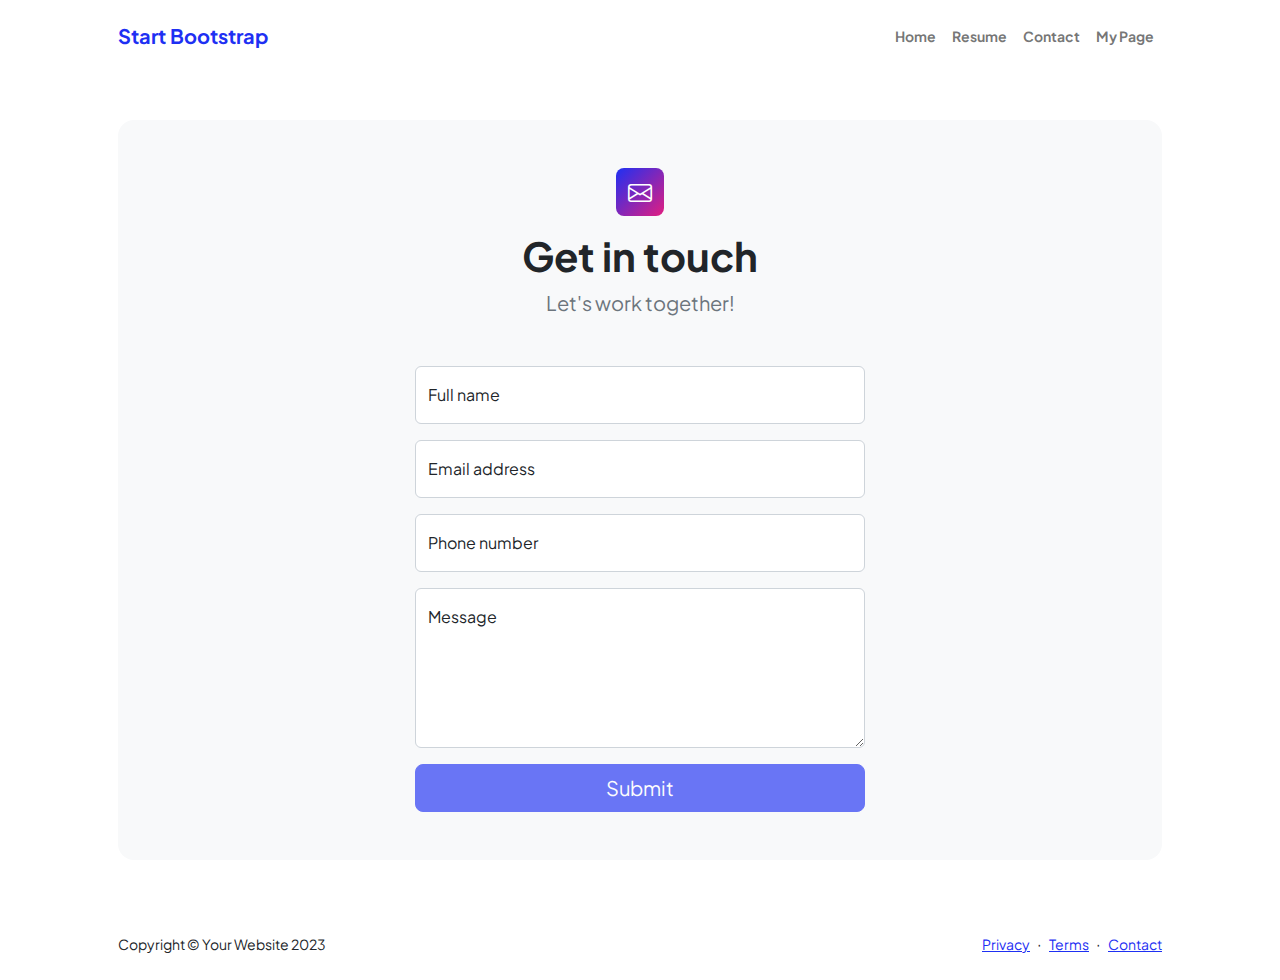
<file: contact.html>
<!DOCTYPE html>
<html lang="en">
    <head>
        <meta charset="utf-8" />
        <meta name="viewport" content="width=device-width, initial-scale=1, shrink-to-fit=no" />
        <meta name="description" content />
        <meta name="author" content />
        <title>Modern Business - Start Bootstrap Template</title>
        <!-- Favicon-->
        <link rel="icon" type="image/x-icon" href="assets/favicon.ico" />
        <!-- Custom Google font-->
        <link rel="preconnect" href="https://fonts.googleapis.com" />
        <link rel="preconnect" href="https://fonts.gstatic.com" crossorigin />
        <link href="https://fonts.googleapis.com/css2?family=Plus+Jakarta+Sans:wght@100;200;300;400;500;600;700;800;900&amp;display=swap" rel="stylesheet" />
        <!-- Bootstrap icons-->
        <link href="https://cdn.jsdelivr.net/npm/bootstrap-icons@1.8.1/font/bootstrap-icons.css" rel="stylesheet" />
        <!-- Core theme CSS (includes Bootstrap)-->
        <link href="css/styles.css" rel="stylesheet" />
    </head>
    <body class="d-flex flex-column">
        <main class="flex-shrink-0">
            <!-- Navigation-->
            <nav class="navbar navbar-expand-lg navbar-light bg-white py-3">
                <div class="container px-5">
                    <a class="navbar-brand" href="index.html"><span class="fw-bolder text-primary">Start Bootstrap</span></a>
                    <button class="navbar-toggler" type="button" data-bs-toggle="collapse" data-bs-target="#navbarSupportedContent" aria-controls="navbarSupportedContent" aria-expanded="false" aria-label="Toggle navigation"><span class="navbar-toggler-icon"></span></button>
                    <div class="collapse navbar-collapse" id="navbarSupportedContent">
                        <ul class="navbar-nav ms-auto mb-2 mb-lg-0 small fw-bolder">
                            <li class="nav-item"><a class="nav-link" href="index.html">Home</a></li>
                            <li class="nav-item"><a class="nav-link" href="resume.html">Resume</a></li> 
                            <li class="nav-item"><a class="nav-link" href="contact.html">Contact</a></li>
                            <li class="nav-item"><a class="nav-link" href="myPage.html">My Page</a></li>
                        </ul>
                    </div>
                </div>
            </nav>
            <!-- Page content-->
            <section class="py-5">
                <div class="container px-5">
                    <!-- Contact form-->
                    <div class="bg-light rounded-4 py-5 px-4 px-md-5">
                        <div class="text-center mb-5">
                            <div class="feature bg-primary bg-gradient-primary-to-secondary text-white rounded-3 mb-3"><i class="bi bi-envelope"></i></div>
                            <h1 class="fw-bolder">Get in touch</h1>
                            <p class="lead fw-normal text-muted mb-0">Let's work together!</p>
                        </div>
                        <div class="row gx-5 justify-content-center">
                            <div class="col-lg-8 col-xl-6">
                                <!-- * * * * * * * * * * * * * * *-->
                                <!-- * * SB Forms Contact Form * *-->
                                <!-- * * * * * * * * * * * * * * *-->
                                <!-- This form is pre-integrated with SB Forms.-->
                                <!-- To make this form functional, sign up at-->
                                <!-- https://startbootstrap.com/solution/contact-forms-->
                                <!-- to get an API token!-->
                                <form id="contactForm" data-sb-form-api-token="API_TOKEN">
                                    <!-- Name input-->
                                    <div class="form-floating mb-3">
                                        <input class="form-control" id="name" type="text" placeholder="Enter your name..." data-sb-validations="required" />
                                        <label for="name">Full name</label>
                                        <div class="invalid-feedback" data-sb-feedback="name:required">A name is required.</div>
                                    </div>
                                    <!-- Email address input-->
                                    <div class="form-floating mb-3">
                                        <input class="form-control" id="email" type="email" placeholder="name@example.com" data-sb-validations="required,email" />
                                        <label for="email">Email address</label>
                                        <div class="invalid-feedback" data-sb-feedback="email:required">An email is required.</div>
                                        <div class="invalid-feedback" data-sb-feedback="email:email">Email is not valid.</div>
                                    </div>
                                    <!-- Phone number input-->
                                    <div class="form-floating mb-3">
                                        <input class="form-control" id="phone" type="tel" placeholder="(123) 456-7890" data-sb-validations="required" />
                                        <label for="phone">Phone number</label>
                                        <div class="invalid-feedback" data-sb-feedback="phone:required">A phone number is required.</div>
                                    </div>
                                    <!-- Message input-->
                                    <div class="form-floating mb-3">
                                        <textarea class="form-control" id="message" type="text" placeholder="Enter your message here..." style="height: 10rem" data-sb-validations="required"></textarea>
                                        <label for="message">Message</label>
                                        <div class="invalid-feedback" data-sb-feedback="message:required">A message is required.</div>
                                    </div>
                                    <!-- Submit success message-->
                                    <!---->
                                    <!-- This is what your users will see when the form-->
                                    <!-- has successfully submitted-->
                                    <div class="d-none" id="submitSuccessMessage">
                                        <div class="text-center mb-3">
                                            <div class="fw-bolder">Form submission successful!</div>
                                            To activate this form, sign up at
                                            <br />
                                            <a href="https://startbootstrap.com/solution/contact-forms">https://startbootstrap.com/solution/contact-forms</a>
                                        </div>
                                    </div>
                                    <!-- Submit error message-->
                                    <!---->
                                    <!-- This is what your users will see when there is-->
                                    <!-- an error submitting the form-->
                                    <div class="d-none" id="submitErrorMessage"><div class="text-center text-danger mb-3">Error sending message!</div></div>
                                    <!-- Submit Button-->
                                    <div class="d-grid"><button class="btn btn-primary btn-lg disabled" id="submitButton" type="submit">Submit</button></div>
                                </form>
                            </div>
                        </div>
                    </div>
                </div>
            </section>
        </main>
        <!-- Footer-->
        <footer class="bg-white py-4 mt-auto">
            <div class="container px-5">
                <div class="row align-items-center justify-content-between flex-column flex-sm-row">
                    <div class="col-auto"><div class="small m-0">Copyright &copy; Your Website 2023</div></div>
                    <div class="col-auto">
                        <a class="small" href="#!">Privacy</a>
                        <span class="mx-1">&middot;</span>
                        <a class="small" href="#!">Terms</a>
                        <span class="mx-1">&middot;</span>
                        <a class="small" href="#!">Contact</a>
                    </div>
                </div>
            </div>
        </footer>
        <!-- Bootstrap core JS-->
        <script src="https://cdn.jsdelivr.net/npm/bootstrap@5.2.3/dist/js/bootstrap.bundle.min.js"></script>
        <!-- Core theme JS-->
        <script src="js/scripts.js"></script>
        <!-- * * * * * * * * * * * * * * * * * * * * * * * * * * * * * * * * * * * * * * * *-->
        <!-- * *                               SB Forms JS                               * *-->
        <!-- * * Activate your form at https://startbootstrap.com/solution/contact-forms * *-->
        <!-- * * * * * * * * * * * * * * * * * * * * * * * * * * * * * * * * * * * * * * * *-->
        <script src="https://cdn.startbootstrap.com/sb-forms-latest.js"></script>
    </body>
</html>
</file>
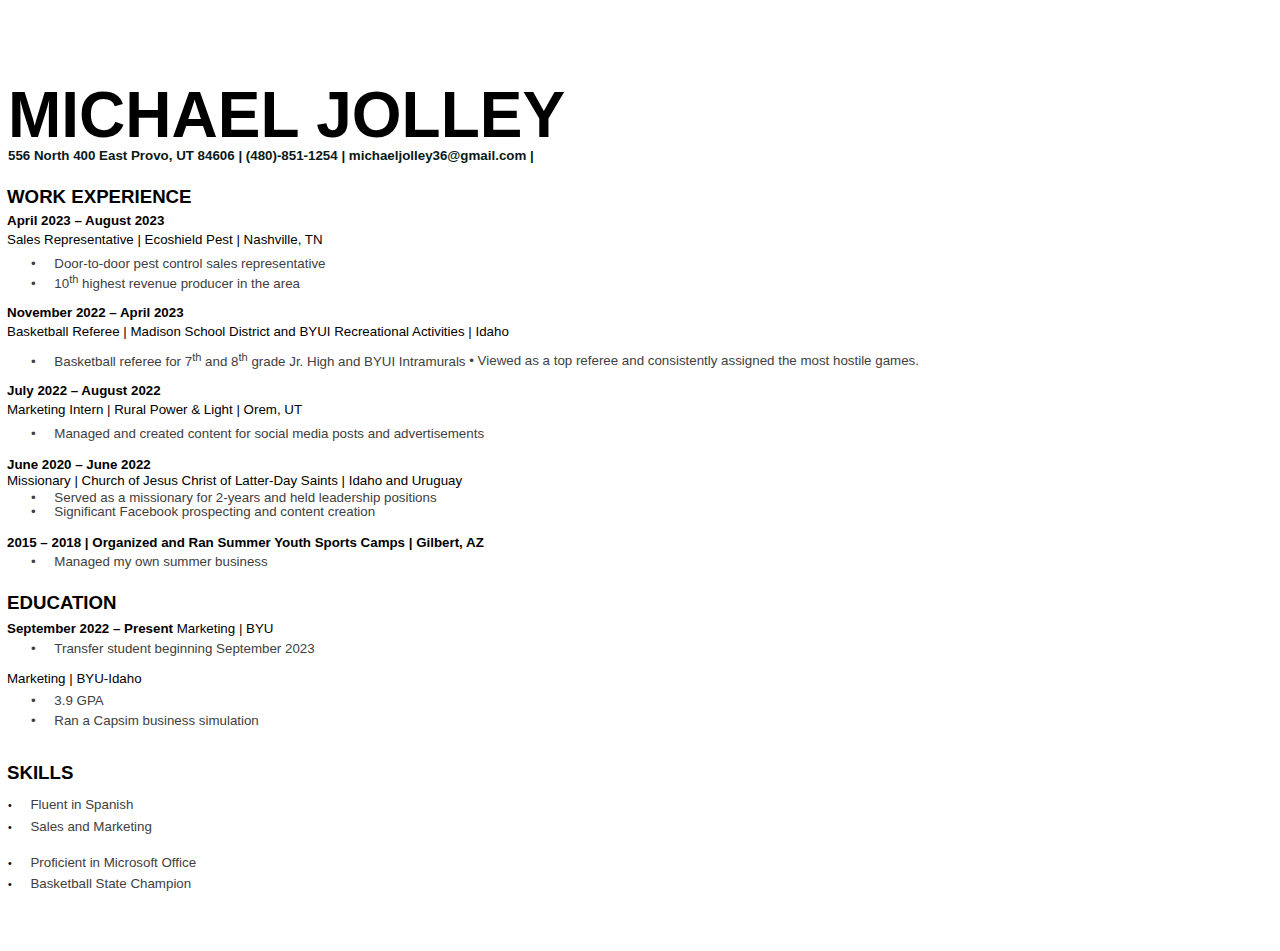
<file: htMichaelJolleyJobResume.htm>
<html xmlns:v="urn:schemas-microsoft-com:vml"
xmlns:o="urn:schemas-microsoft-com:office:office"
xmlns:w="urn:schemas-microsoft-com:office:word"
xmlns:dt="uuid:C2F41010-65B3-11d1-A29F-00AA00C14882"
xmlns:m="http://schemas.microsoft.com/office/2004/12/omml"
xmlns="http://www.w3.org/TR/REC-html40">

<head>
<meta http-equiv=Content-Type content="text/html; charset=windows-1252">
<meta name=ProgId content=Word.Document>
<meta name=Generator content="Microsoft Word 15">
<meta name=Originator content="Microsoft Word 15">
<link rel=File-List href="htMichaelJolleyJobResume_files/filelist.xml">
<!--[if gte mso 9]><xml>
 <o:CustomDocumentProperties>
  <o:GrammarlyDocumentId dt:dt="string">4415391eabb5cda22d816a55eecb61affb1c24c6a5dd36c0f628c821781b643e</o:GrammarlyDocumentId>
 </o:CustomDocumentProperties>
</xml><![endif]-->
<link rel=themeData href="htMichaelJolleyJobResume_files/themedata.thmx">
<link rel=colorSchemeMapping
href="htMichaelJolleyJobResume_files/colorschememapping.xml">
<!--[if gte mso 9]><xml>
 <w:WordDocument>
  <w:HideSpellingErrors/>
  <w:HideGrammaticalErrors/>
  <w:SpellingState>Clean</w:SpellingState>
  <w:GrammarState>Clean</w:GrammarState>
  <w:TrackMoves>false</w:TrackMoves>
  <w:TrackFormatting/>
  <w:PunctuationKerning/>
  <w:ValidateAgainstSchemas/>
  <w:SaveIfXMLInvalid>false</w:SaveIfXMLInvalid>
  <w:IgnoreMixedContent>false</w:IgnoreMixedContent>
  <w:AlwaysShowPlaceholderText>false</w:AlwaysShowPlaceholderText>
  <w:DoNotPromoteQF/>
  <w:LidThemeOther>EN-US</w:LidThemeOther>
  <w:LidThemeAsian>X-NONE</w:LidThemeAsian>
  <w:LidThemeComplexScript>X-NONE</w:LidThemeComplexScript>
  <w:Compatibility>
   <w:BreakWrappedTables/>
   <w:SnapToGridInCell/>
   <w:WrapTextWithPunct/>
   <w:UseAsianBreakRules/>
   <w:DontGrowAutofit/>
   <w:SplitPgBreakAndParaMark/>
   <w:EnableOpenTypeKerning/>
   <w:DontFlipMirrorIndents/>
   <w:OverrideTableStyleHps/>
   <w:UseFELayout/>
  </w:Compatibility>
  <w:DoNotOptimizeForBrowser/>
  <m:mathPr>
   <m:mathFont m:val="Cambria Math"/>
   <m:brkBin m:val="before"/>
   <m:brkBinSub m:val="&#45;-"/>
   <m:smallFrac m:val="off"/>
   <m:dispDef/>
   <m:lMargin m:val="0"/>
   <m:rMargin m:val="0"/>
   <m:defJc m:val="centerGroup"/>
   <m:wrapIndent m:val="1440"/>
   <m:intLim m:val="subSup"/>
   <m:naryLim m:val="undOvr"/>
  </m:mathPr></w:WordDocument>
</xml><![endif]--><!--[if gte mso 9]><xml>
 <w:LatentStyles DefLockedState="false" DefUnhideWhenUsed="false"
  DefSemiHidden="false" DefQFormat="false" DefPriority="99"
  LatentStyleCount="376">
  <w:LsdException Locked="false" Priority="0" QFormat="true" Name="Normal"/>
  <w:LsdException Locked="false" Priority="9" QFormat="true" Name="heading 1"/>
  <w:LsdException Locked="false" Priority="9" SemiHidden="true"
   UnhideWhenUsed="true" QFormat="true" Name="heading 2"/>
  <w:LsdException Locked="false" Priority="9" SemiHidden="true"
   UnhideWhenUsed="true" QFormat="true" Name="heading 3"/>
  <w:LsdException Locked="false" Priority="9" SemiHidden="true"
   UnhideWhenUsed="true" QFormat="true" Name="heading 4"/>
  <w:LsdException Locked="false" Priority="9" SemiHidden="true"
   UnhideWhenUsed="true" QFormat="true" Name="heading 5"/>
  <w:LsdException Locked="false" Priority="9" SemiHidden="true"
   UnhideWhenUsed="true" QFormat="true" Name="heading 6"/>
  <w:LsdException Locked="false" Priority="9" SemiHidden="true"
   UnhideWhenUsed="true" QFormat="true" Name="heading 7"/>
  <w:LsdException Locked="false" Priority="9" SemiHidden="true"
   UnhideWhenUsed="true" QFormat="true" Name="heading 8"/>
  <w:LsdException Locked="false" Priority="9" SemiHidden="true"
   UnhideWhenUsed="true" QFormat="true" Name="heading 9"/>
  <w:LsdException Locked="false" SemiHidden="true" UnhideWhenUsed="true"
   Name="index 1"/>
  <w:LsdException Locked="false" SemiHidden="true" UnhideWhenUsed="true"
   Name="index 2"/>
  <w:LsdException Locked="false" SemiHidden="true" UnhideWhenUsed="true"
   Name="index 3"/>
  <w:LsdException Locked="false" SemiHidden="true" UnhideWhenUsed="true"
   Name="index 4"/>
  <w:LsdException Locked="false" SemiHidden="true" UnhideWhenUsed="true"
   Name="index 5"/>
  <w:LsdException Locked="false" SemiHidden="true" UnhideWhenUsed="true"
   Name="index 6"/>
  <w:LsdException Locked="false" SemiHidden="true" UnhideWhenUsed="true"
   Name="index 7"/>
  <w:LsdException Locked="false" SemiHidden="true" UnhideWhenUsed="true"
   Name="index 8"/>
  <w:LsdException Locked="false" SemiHidden="true" UnhideWhenUsed="true"
   Name="index 9"/>
  <w:LsdException Locked="false" Priority="39" SemiHidden="true"
   UnhideWhenUsed="true" Name="toc 1"/>
  <w:LsdException Locked="false" Priority="39" SemiHidden="true"
   UnhideWhenUsed="true" Name="toc 2"/>
  <w:LsdException Locked="false" Priority="39" SemiHidden="true"
   UnhideWhenUsed="true" Name="toc 3"/>
  <w:LsdException Locked="false" Priority="39" SemiHidden="true"
   UnhideWhenUsed="true" Name="toc 4"/>
  <w:LsdException Locked="false" Priority="39" SemiHidden="true"
   UnhideWhenUsed="true" Name="toc 5"/>
  <w:LsdException Locked="false" Priority="39" SemiHidden="true"
   UnhideWhenUsed="true" Name="toc 6"/>
  <w:LsdException Locked="false" Priority="39" SemiHidden="true"
   UnhideWhenUsed="true" Name="toc 7"/>
  <w:LsdException Locked="false" Priority="39" SemiHidden="true"
   UnhideWhenUsed="true" Name="toc 8"/>
  <w:LsdException Locked="false" Priority="39" SemiHidden="true"
   UnhideWhenUsed="true" Name="toc 9"/>
  <w:LsdException Locked="false" SemiHidden="true" UnhideWhenUsed="true"
   Name="Normal Indent"/>
  <w:LsdException Locked="false" SemiHidden="true" UnhideWhenUsed="true"
   Name="footnote text"/>
  <w:LsdException Locked="false" SemiHidden="true" UnhideWhenUsed="true"
   Name="annotation text"/>
  <w:LsdException Locked="false" SemiHidden="true" UnhideWhenUsed="true"
   Name="header"/>
  <w:LsdException Locked="false" SemiHidden="true" UnhideWhenUsed="true"
   Name="footer"/>
  <w:LsdException Locked="false" SemiHidden="true" UnhideWhenUsed="true"
   Name="index heading"/>
  <w:LsdException Locked="false" Priority="35" SemiHidden="true"
   UnhideWhenUsed="true" QFormat="true" Name="caption"/>
  <w:LsdException Locked="false" SemiHidden="true" UnhideWhenUsed="true"
   Name="table of figures"/>
  <w:LsdException Locked="false" SemiHidden="true" UnhideWhenUsed="true"
   Name="envelope address"/>
  <w:LsdException Locked="false" SemiHidden="true" UnhideWhenUsed="true"
   Name="envelope return"/>
  <w:LsdException Locked="false" SemiHidden="true" UnhideWhenUsed="true"
   Name="footnote reference"/>
  <w:LsdException Locked="false" SemiHidden="true" UnhideWhenUsed="true"
   Name="annotation reference"/>
  <w:LsdException Locked="false" SemiHidden="true" UnhideWhenUsed="true"
   Name="line number"/>
  <w:LsdException Locked="false" SemiHidden="true" UnhideWhenUsed="true"
   Name="page number"/>
  <w:LsdException Locked="false" SemiHidden="true" UnhideWhenUsed="true"
   Name="endnote reference"/>
  <w:LsdException Locked="false" SemiHidden="true" UnhideWhenUsed="true"
   Name="endnote text"/>
  <w:LsdException Locked="false" SemiHidden="true" UnhideWhenUsed="true"
   Name="table of authorities"/>
  <w:LsdException Locked="false" SemiHidden="true" UnhideWhenUsed="true"
   Name="macro"/>
  <w:LsdException Locked="false" SemiHidden="true" UnhideWhenUsed="true"
   Name="toa heading"/>
  <w:LsdException Locked="false" SemiHidden="true" UnhideWhenUsed="true"
   Name="List"/>
  <w:LsdException Locked="false" SemiHidden="true" UnhideWhenUsed="true"
   Name="List Bullet"/>
  <w:LsdException Locked="false" SemiHidden="true" UnhideWhenUsed="true"
   Name="List Number"/>
  <w:LsdException Locked="false" SemiHidden="true" UnhideWhenUsed="true"
   Name="List 2"/>
  <w:LsdException Locked="false" SemiHidden="true" UnhideWhenUsed="true"
   Name="List 3"/>
  <w:LsdException Locked="false" SemiHidden="true" UnhideWhenUsed="true"
   Name="List 4"/>
  <w:LsdException Locked="false" SemiHidden="true" UnhideWhenUsed="true"
   Name="List 5"/>
  <w:LsdException Locked="false" SemiHidden="true" UnhideWhenUsed="true"
   Name="List Bullet 2"/>
  <w:LsdException Locked="false" SemiHidden="true" UnhideWhenUsed="true"
   Name="List Bullet 3"/>
  <w:LsdException Locked="false" SemiHidden="true" UnhideWhenUsed="true"
   Name="List Bullet 4"/>
  <w:LsdException Locked="false" SemiHidden="true" UnhideWhenUsed="true"
   Name="List Bullet 5"/>
  <w:LsdException Locked="false" SemiHidden="true" UnhideWhenUsed="true"
   Name="List Number 2"/>
  <w:LsdException Locked="false" SemiHidden="true" UnhideWhenUsed="true"
   Name="List Number 3"/>
  <w:LsdException Locked="false" SemiHidden="true" UnhideWhenUsed="true"
   Name="List Number 4"/>
  <w:LsdException Locked="false" SemiHidden="true" UnhideWhenUsed="true"
   Name="List Number 5"/>
  <w:LsdException Locked="false" Priority="10" QFormat="true" Name="Title"/>
  <w:LsdException Locked="false" SemiHidden="true" UnhideWhenUsed="true"
   Name="Closing"/>
  <w:LsdException Locked="false" SemiHidden="true" UnhideWhenUsed="true"
   Name="Signature"/>
  <w:LsdException Locked="false" Priority="1" SemiHidden="true"
   UnhideWhenUsed="true" Name="Default Paragraph Font"/>
  <w:LsdException Locked="false" SemiHidden="true" UnhideWhenUsed="true"
   Name="Body Text"/>
  <w:LsdException Locked="false" SemiHidden="true" UnhideWhenUsed="true"
   Name="Body Text Indent"/>
  <w:LsdException Locked="false" SemiHidden="true" UnhideWhenUsed="true"
   Name="List Continue"/>
  <w:LsdException Locked="false" SemiHidden="true" UnhideWhenUsed="true"
   Name="List Continue 2"/>
  <w:LsdException Locked="false" SemiHidden="true" UnhideWhenUsed="true"
   Name="List Continue 3"/>
  <w:LsdException Locked="false" SemiHidden="true" UnhideWhenUsed="true"
   Name="List Continue 4"/>
  <w:LsdException Locked="false" SemiHidden="true" UnhideWhenUsed="true"
   Name="List Continue 5"/>
  <w:LsdException Locked="false" SemiHidden="true" UnhideWhenUsed="true"
   Name="Message Header"/>
  <w:LsdException Locked="false" Priority="11" QFormat="true" Name="Subtitle"/>
  <w:LsdException Locked="false" SemiHidden="true" UnhideWhenUsed="true"
   Name="Salutation"/>
  <w:LsdException Locked="false" SemiHidden="true" UnhideWhenUsed="true"
   Name="Date"/>
  <w:LsdException Locked="false" SemiHidden="true" UnhideWhenUsed="true"
   Name="Body Text First Indent"/>
  <w:LsdException Locked="false" SemiHidden="true" UnhideWhenUsed="true"
   Name="Body Text First Indent 2"/>
  <w:LsdException Locked="false" SemiHidden="true" UnhideWhenUsed="true"
   Name="Note Heading"/>
  <w:LsdException Locked="false" SemiHidden="true" UnhideWhenUsed="true"
   Name="Body Text 2"/>
  <w:LsdException Locked="false" SemiHidden="true" UnhideWhenUsed="true"
   Name="Body Text 3"/>
  <w:LsdException Locked="false" SemiHidden="true" UnhideWhenUsed="true"
   Name="Body Text Indent 2"/>
  <w:LsdException Locked="false" SemiHidden="true" UnhideWhenUsed="true"
   Name="Body Text Indent 3"/>
  <w:LsdException Locked="false" SemiHidden="true" UnhideWhenUsed="true"
   Name="Block Text"/>
  <w:LsdException Locked="false" SemiHidden="true" UnhideWhenUsed="true"
   Name="Hyperlink"/>
  <w:LsdException Locked="false" SemiHidden="true" UnhideWhenUsed="true"
   Name="FollowedHyperlink"/>
  <w:LsdException Locked="false" Priority="22" QFormat="true" Name="Strong"/>
  <w:LsdException Locked="false" Priority="20" QFormat="true" Name="Emphasis"/>
  <w:LsdException Locked="false" SemiHidden="true" UnhideWhenUsed="true"
   Name="Document Map"/>
  <w:LsdException Locked="false" SemiHidden="true" UnhideWhenUsed="true"
   Name="Plain Text"/>
  <w:LsdException Locked="false" SemiHidden="true" UnhideWhenUsed="true"
   Name="E-mail Signature"/>
  <w:LsdException Locked="false" SemiHidden="true" UnhideWhenUsed="true"
   Name="HTML Top of Form"/>
  <w:LsdException Locked="false" SemiHidden="true" UnhideWhenUsed="true"
   Name="HTML Bottom of Form"/>
  <w:LsdException Locked="false" SemiHidden="true" UnhideWhenUsed="true"
   Name="Normal (Web)"/>
  <w:LsdException Locked="false" SemiHidden="true" UnhideWhenUsed="true"
   Name="HTML Acronym"/>
  <w:LsdException Locked="false" SemiHidden="true" UnhideWhenUsed="true"
   Name="HTML Address"/>
  <w:LsdException Locked="false" SemiHidden="true" UnhideWhenUsed="true"
   Name="HTML Cite"/>
  <w:LsdException Locked="false" SemiHidden="true" UnhideWhenUsed="true"
   Name="HTML Code"/>
  <w:LsdException Locked="false" SemiHidden="true" UnhideWhenUsed="true"
   Name="HTML Definition"/>
  <w:LsdException Locked="false" SemiHidden="true" UnhideWhenUsed="true"
   Name="HTML Keyboard"/>
  <w:LsdException Locked="false" SemiHidden="true" UnhideWhenUsed="true"
   Name="HTML Preformatted"/>
  <w:LsdException Locked="false" SemiHidden="true" UnhideWhenUsed="true"
   Name="HTML Sample"/>
  <w:LsdException Locked="false" SemiHidden="true" UnhideWhenUsed="true"
   Name="HTML Typewriter"/>
  <w:LsdException Locked="false" SemiHidden="true" UnhideWhenUsed="true"
   Name="HTML Variable"/>
  <w:LsdException Locked="false" SemiHidden="true" UnhideWhenUsed="true"
   Name="Normal Table"/>
  <w:LsdException Locked="false" SemiHidden="true" UnhideWhenUsed="true"
   Name="annotation subject"/>
  <w:LsdException Locked="false" SemiHidden="true" UnhideWhenUsed="true"
   Name="No List"/>
  <w:LsdException Locked="false" SemiHidden="true" UnhideWhenUsed="true"
   Name="Outline List 1"/>
  <w:LsdException Locked="false" SemiHidden="true" UnhideWhenUsed="true"
   Name="Outline List 2"/>
  <w:LsdException Locked="false" SemiHidden="true" UnhideWhenUsed="true"
   Name="Outline List 3"/>
  <w:LsdException Locked="false" SemiHidden="true" UnhideWhenUsed="true"
   Name="Table Simple 1"/>
  <w:LsdException Locked="false" SemiHidden="true" UnhideWhenUsed="true"
   Name="Table Simple 2"/>
  <w:LsdException Locked="false" SemiHidden="true" UnhideWhenUsed="true"
   Name="Table Simple 3"/>
  <w:LsdException Locked="false" SemiHidden="true" UnhideWhenUsed="true"
   Name="Table Classic 1"/>
  <w:LsdException Locked="false" SemiHidden="true" UnhideWhenUsed="true"
   Name="Table Classic 2"/>
  <w:LsdException Locked="false" SemiHidden="true" UnhideWhenUsed="true"
   Name="Table Classic 3"/>
  <w:LsdException Locked="false" SemiHidden="true" UnhideWhenUsed="true"
   Name="Table Classic 4"/>
  <w:LsdException Locked="false" SemiHidden="true" UnhideWhenUsed="true"
   Name="Table Colorful 1"/>
  <w:LsdException Locked="false" SemiHidden="true" UnhideWhenUsed="true"
   Name="Table Colorful 2"/>
  <w:LsdException Locked="false" SemiHidden="true" UnhideWhenUsed="true"
   Name="Table Colorful 3"/>
  <w:LsdException Locked="false" SemiHidden="true" UnhideWhenUsed="true"
   Name="Table Columns 1"/>
  <w:LsdException Locked="false" SemiHidden="true" UnhideWhenUsed="true"
   Name="Table Columns 2"/>
  <w:LsdException Locked="false" SemiHidden="true" UnhideWhenUsed="true"
   Name="Table Columns 3"/>
  <w:LsdException Locked="false" SemiHidden="true" UnhideWhenUsed="true"
   Name="Table Columns 4"/>
  <w:LsdException Locked="false" SemiHidden="true" UnhideWhenUsed="true"
   Name="Table Columns 5"/>
  <w:LsdException Locked="false" SemiHidden="true" UnhideWhenUsed="true"
   Name="Table Grid 1"/>
  <w:LsdException Locked="false" SemiHidden="true" UnhideWhenUsed="true"
   Name="Table Grid 2"/>
  <w:LsdException Locked="false" SemiHidden="true" UnhideWhenUsed="true"
   Name="Table Grid 3"/>
  <w:LsdException Locked="false" SemiHidden="true" UnhideWhenUsed="true"
   Name="Table Grid 4"/>
  <w:LsdException Locked="false" SemiHidden="true" UnhideWhenUsed="true"
   Name="Table Grid 5"/>
  <w:LsdException Locked="false" SemiHidden="true" UnhideWhenUsed="true"
   Name="Table Grid 6"/>
  <w:LsdException Locked="false" SemiHidden="true" UnhideWhenUsed="true"
   Name="Table Grid 7"/>
  <w:LsdException Locked="false" SemiHidden="true" UnhideWhenUsed="true"
   Name="Table Grid 8"/>
  <w:LsdException Locked="false" SemiHidden="true" UnhideWhenUsed="true"
   Name="Table List 1"/>
  <w:LsdException Locked="false" SemiHidden="true" UnhideWhenUsed="true"
   Name="Table List 2"/>
  <w:LsdException Locked="false" SemiHidden="true" UnhideWhenUsed="true"
   Name="Table List 3"/>
  <w:LsdException Locked="false" SemiHidden="true" UnhideWhenUsed="true"
   Name="Table List 4"/>
  <w:LsdException Locked="false" SemiHidden="true" UnhideWhenUsed="true"
   Name="Table List 5"/>
  <w:LsdException Locked="false" SemiHidden="true" UnhideWhenUsed="true"
   Name="Table List 6"/>
  <w:LsdException Locked="false" SemiHidden="true" UnhideWhenUsed="true"
   Name="Table List 7"/>
  <w:LsdException Locked="false" SemiHidden="true" UnhideWhenUsed="true"
   Name="Table List 8"/>
  <w:LsdException Locked="false" SemiHidden="true" UnhideWhenUsed="true"
   Name="Table 3D effects 1"/>
  <w:LsdException Locked="false" SemiHidden="true" UnhideWhenUsed="true"
   Name="Table 3D effects 2"/>
  <w:LsdException Locked="false" SemiHidden="true" UnhideWhenUsed="true"
   Name="Table 3D effects 3"/>
  <w:LsdException Locked="false" SemiHidden="true" UnhideWhenUsed="true"
   Name="Table Contemporary"/>
  <w:LsdException Locked="false" SemiHidden="true" UnhideWhenUsed="true"
   Name="Table Elegant"/>
  <w:LsdException Locked="false" SemiHidden="true" UnhideWhenUsed="true"
   Name="Table Professional"/>
  <w:LsdException Locked="false" SemiHidden="true" UnhideWhenUsed="true"
   Name="Table Subtle 1"/>
  <w:LsdException Locked="false" SemiHidden="true" UnhideWhenUsed="true"
   Name="Table Subtle 2"/>
  <w:LsdException Locked="false" SemiHidden="true" UnhideWhenUsed="true"
   Name="Table Web 1"/>
  <w:LsdException Locked="false" SemiHidden="true" UnhideWhenUsed="true"
   Name="Table Web 2"/>
  <w:LsdException Locked="false" SemiHidden="true" UnhideWhenUsed="true"
   Name="Table Web 3"/>
  <w:LsdException Locked="false" SemiHidden="true" UnhideWhenUsed="true"
   Name="Balloon Text"/>
  <w:LsdException Locked="false" Priority="39" Name="Table Grid"/>
  <w:LsdException Locked="false" SemiHidden="true" UnhideWhenUsed="true"
   Name="Table Theme"/>
  <w:LsdException Locked="false" SemiHidden="true" Name="Placeholder Text"/>
  <w:LsdException Locked="false" Priority="1" QFormat="true" Name="No Spacing"/>
  <w:LsdException Locked="false" Priority="60" Name="Light Shading"/>
  <w:LsdException Locked="false" Priority="61" Name="Light List"/>
  <w:LsdException Locked="false" Priority="62" Name="Light Grid"/>
  <w:LsdException Locked="false" Priority="63" Name="Medium Shading 1"/>
  <w:LsdException Locked="false" Priority="64" Name="Medium Shading 2"/>
  <w:LsdException Locked="false" Priority="65" Name="Medium List 1"/>
  <w:LsdException Locked="false" Priority="66" Name="Medium List 2"/>
  <w:LsdException Locked="false" Priority="67" Name="Medium Grid 1"/>
  <w:LsdException Locked="false" Priority="68" Name="Medium Grid 2"/>
  <w:LsdException Locked="false" Priority="69" Name="Medium Grid 3"/>
  <w:LsdException Locked="false" Priority="70" Name="Dark List"/>
  <w:LsdException Locked="false" Priority="71" Name="Colorful Shading"/>
  <w:LsdException Locked="false" Priority="72" Name="Colorful List"/>
  <w:LsdException Locked="false" Priority="73" Name="Colorful Grid"/>
  <w:LsdException Locked="false" Priority="60" Name="Light Shading Accent 1"/>
  <w:LsdException Locked="false" Priority="61" Name="Light List Accent 1"/>
  <w:LsdException Locked="false" Priority="62" Name="Light Grid Accent 1"/>
  <w:LsdException Locked="false" Priority="63" Name="Medium Shading 1 Accent 1"/>
  <w:LsdException Locked="false" Priority="64" Name="Medium Shading 2 Accent 1"/>
  <w:LsdException Locked="false" Priority="65" Name="Medium List 1 Accent 1"/>
  <w:LsdException Locked="false" SemiHidden="true" Name="Revision"/>
  <w:LsdException Locked="false" Priority="34" QFormat="true"
   Name="List Paragraph"/>
  <w:LsdException Locked="false" Priority="29" QFormat="true" Name="Quote"/>
  <w:LsdException Locked="false" Priority="30" QFormat="true"
   Name="Intense Quote"/>
  <w:LsdException Locked="false" Priority="66" Name="Medium List 2 Accent 1"/>
  <w:LsdException Locked="false" Priority="67" Name="Medium Grid 1 Accent 1"/>
  <w:LsdException Locked="false" Priority="68" Name="Medium Grid 2 Accent 1"/>
  <w:LsdException Locked="false" Priority="69" Name="Medium Grid 3 Accent 1"/>
  <w:LsdException Locked="false" Priority="70" Name="Dark List Accent 1"/>
  <w:LsdException Locked="false" Priority="71" Name="Colorful Shading Accent 1"/>
  <w:LsdException Locked="false" Priority="72" Name="Colorful List Accent 1"/>
  <w:LsdException Locked="false" Priority="73" Name="Colorful Grid Accent 1"/>
  <w:LsdException Locked="false" Priority="60" Name="Light Shading Accent 2"/>
  <w:LsdException Locked="false" Priority="61" Name="Light List Accent 2"/>
  <w:LsdException Locked="false" Priority="62" Name="Light Grid Accent 2"/>
  <w:LsdException Locked="false" Priority="63" Name="Medium Shading 1 Accent 2"/>
  <w:LsdException Locked="false" Priority="64" Name="Medium Shading 2 Accent 2"/>
  <w:LsdException Locked="false" Priority="65" Name="Medium List 1 Accent 2"/>
  <w:LsdException Locked="false" Priority="66" Name="Medium List 2 Accent 2"/>
  <w:LsdException Locked="false" Priority="67" Name="Medium Grid 1 Accent 2"/>
  <w:LsdException Locked="false" Priority="68" Name="Medium Grid 2 Accent 2"/>
  <w:LsdException Locked="false" Priority="69" Name="Medium Grid 3 Accent 2"/>
  <w:LsdException Locked="false" Priority="70" Name="Dark List Accent 2"/>
  <w:LsdException Locked="false" Priority="71" Name="Colorful Shading Accent 2"/>
  <w:LsdException Locked="false" Priority="72" Name="Colorful List Accent 2"/>
  <w:LsdException Locked="false" Priority="73" Name="Colorful Grid Accent 2"/>
  <w:LsdException Locked="false" Priority="60" Name="Light Shading Accent 3"/>
  <w:LsdException Locked="false" Priority="61" Name="Light List Accent 3"/>
  <w:LsdException Locked="false" Priority="62" Name="Light Grid Accent 3"/>
  <w:LsdException Locked="false" Priority="63" Name="Medium Shading 1 Accent 3"/>
  <w:LsdException Locked="false" Priority="64" Name="Medium Shading 2 Accent 3"/>
  <w:LsdException Locked="false" Priority="65" Name="Medium List 1 Accent 3"/>
  <w:LsdException Locked="false" Priority="66" Name="Medium List 2 Accent 3"/>
  <w:LsdException Locked="false" Priority="67" Name="Medium Grid 1 Accent 3"/>
  <w:LsdException Locked="false" Priority="68" Name="Medium Grid 2 Accent 3"/>
  <w:LsdException Locked="false" Priority="69" Name="Medium Grid 3 Accent 3"/>
  <w:LsdException Locked="false" Priority="70" Name="Dark List Accent 3"/>
  <w:LsdException Locked="false" Priority="71" Name="Colorful Shading Accent 3"/>
  <w:LsdException Locked="false" Priority="72" Name="Colorful List Accent 3"/>
  <w:LsdException Locked="false" Priority="73" Name="Colorful Grid Accent 3"/>
  <w:LsdException Locked="false" Priority="60" Name="Light Shading Accent 4"/>
  <w:LsdException Locked="false" Priority="61" Name="Light List Accent 4"/>
  <w:LsdException Locked="false" Priority="62" Name="Light Grid Accent 4"/>
  <w:LsdException Locked="false" Priority="63" Name="Medium Shading 1 Accent 4"/>
  <w:LsdException Locked="false" Priority="64" Name="Medium Shading 2 Accent 4"/>
  <w:LsdException Locked="false" Priority="65" Name="Medium List 1 Accent 4"/>
  <w:LsdException Locked="false" Priority="66" Name="Medium List 2 Accent 4"/>
  <w:LsdException Locked="false" Priority="67" Name="Medium Grid 1 Accent 4"/>
  <w:LsdException Locked="false" Priority="68" Name="Medium Grid 2 Accent 4"/>
  <w:LsdException Locked="false" Priority="69" Name="Medium Grid 3 Accent 4"/>
  <w:LsdException Locked="false" Priority="70" Name="Dark List Accent 4"/>
  <w:LsdException Locked="false" Priority="71" Name="Colorful Shading Accent 4"/>
  <w:LsdException Locked="false" Priority="72" Name="Colorful List Accent 4"/>
  <w:LsdException Locked="false" Priority="73" Name="Colorful Grid Accent 4"/>
  <w:LsdException Locked="false" Priority="60" Name="Light Shading Accent 5"/>
  <w:LsdException Locked="false" Priority="61" Name="Light List Accent 5"/>
  <w:LsdException Locked="false" Priority="62" Name="Light Grid Accent 5"/>
  <w:LsdException Locked="false" Priority="63" Name="Medium Shading 1 Accent 5"/>
  <w:LsdException Locked="false" Priority="64" Name="Medium Shading 2 Accent 5"/>
  <w:LsdException Locked="false" Priority="65" Name="Medium List 1 Accent 5"/>
  <w:LsdException Locked="false" Priority="66" Name="Medium List 2 Accent 5"/>
  <w:LsdException Locked="false" Priority="67" Name="Medium Grid 1 Accent 5"/>
  <w:LsdException Locked="false" Priority="68" Name="Medium Grid 2 Accent 5"/>
  <w:LsdException Locked="false" Priority="69" Name="Medium Grid 3 Accent 5"/>
  <w:LsdException Locked="false" Priority="70" Name="Dark List Accent 5"/>
  <w:LsdException Locked="false" Priority="71" Name="Colorful Shading Accent 5"/>
  <w:LsdException Locked="false" Priority="72" Name="Colorful List Accent 5"/>
  <w:LsdException Locked="false" Priority="73" Name="Colorful Grid Accent 5"/>
  <w:LsdException Locked="false" Priority="60" Name="Light Shading Accent 6"/>
  <w:LsdException Locked="false" Priority="61" Name="Light List Accent 6"/>
  <w:LsdException Locked="false" Priority="62" Name="Light Grid Accent 6"/>
  <w:LsdException Locked="false" Priority="63" Name="Medium Shading 1 Accent 6"/>
  <w:LsdException Locked="false" Priority="64" Name="Medium Shading 2 Accent 6"/>
  <w:LsdException Locked="false" Priority="65" Name="Medium List 1 Accent 6"/>
  <w:LsdException Locked="false" Priority="66" Name="Medium List 2 Accent 6"/>
  <w:LsdException Locked="false" Priority="67" Name="Medium Grid 1 Accent 6"/>
  <w:LsdException Locked="false" Priority="68" Name="Medium Grid 2 Accent 6"/>
  <w:LsdException Locked="false" Priority="69" Name="Medium Grid 3 Accent 6"/>
  <w:LsdException Locked="false" Priority="70" Name="Dark List Accent 6"/>
  <w:LsdException Locked="false" Priority="71" Name="Colorful Shading Accent 6"/>
  <w:LsdException Locked="false" Priority="72" Name="Colorful List Accent 6"/>
  <w:LsdException Locked="false" Priority="73" Name="Colorful Grid Accent 6"/>
  <w:LsdException Locked="false" Priority="19" QFormat="true"
   Name="Subtle Emphasis"/>
  <w:LsdException Locked="false" Priority="21" QFormat="true"
   Name="Intense Emphasis"/>
  <w:LsdException Locked="false" Priority="31" QFormat="true"
   Name="Subtle Reference"/>
  <w:LsdException Locked="false" Priority="32" QFormat="true"
   Name="Intense Reference"/>
  <w:LsdException Locked="false" Priority="33" QFormat="true" Name="Book Title"/>
  <w:LsdException Locked="false" Priority="37" SemiHidden="true"
   UnhideWhenUsed="true" Name="Bibliography"/>
  <w:LsdException Locked="false" Priority="39" SemiHidden="true"
   UnhideWhenUsed="true" QFormat="true" Name="TOC Heading"/>
  <w:LsdException Locked="false" Priority="41" Name="Plain Table 1"/>
  <w:LsdException Locked="false" Priority="42" Name="Plain Table 2"/>
  <w:LsdException Locked="false" Priority="43" Name="Plain Table 3"/>
  <w:LsdException Locked="false" Priority="44" Name="Plain Table 4"/>
  <w:LsdException Locked="false" Priority="45" Name="Plain Table 5"/>
  <w:LsdException Locked="false" Priority="40" Name="Grid Table Light"/>
  <w:LsdException Locked="false" Priority="46" Name="Grid Table 1 Light"/>
  <w:LsdException Locked="false" Priority="47" Name="Grid Table 2"/>
  <w:LsdException Locked="false" Priority="48" Name="Grid Table 3"/>
  <w:LsdException Locked="false" Priority="49" Name="Grid Table 4"/>
  <w:LsdException Locked="false" Priority="50" Name="Grid Table 5 Dark"/>
  <w:LsdException Locked="false" Priority="51" Name="Grid Table 6 Colorful"/>
  <w:LsdException Locked="false" Priority="52" Name="Grid Table 7 Colorful"/>
  <w:LsdException Locked="false" Priority="46"
   Name="Grid Table 1 Light Accent 1"/>
  <w:LsdException Locked="false" Priority="47" Name="Grid Table 2 Accent 1"/>
  <w:LsdException Locked="false" Priority="48" Name="Grid Table 3 Accent 1"/>
  <w:LsdException Locked="false" Priority="49" Name="Grid Table 4 Accent 1"/>
  <w:LsdException Locked="false" Priority="50" Name="Grid Table 5 Dark Accent 1"/>
  <w:LsdException Locked="false" Priority="51"
   Name="Grid Table 6 Colorful Accent 1"/>
  <w:LsdException Locked="false" Priority="52"
   Name="Grid Table 7 Colorful Accent 1"/>
  <w:LsdException Locked="false" Priority="46"
   Name="Grid Table 1 Light Accent 2"/>
  <w:LsdException Locked="false" Priority="47" Name="Grid Table 2 Accent 2"/>
  <w:LsdException Locked="false" Priority="48" Name="Grid Table 3 Accent 2"/>
  <w:LsdException Locked="false" Priority="49" Name="Grid Table 4 Accent 2"/>
  <w:LsdException Locked="false" Priority="50" Name="Grid Table 5 Dark Accent 2"/>
  <w:LsdException Locked="false" Priority="51"
   Name="Grid Table 6 Colorful Accent 2"/>
  <w:LsdException Locked="false" Priority="52"
   Name="Grid Table 7 Colorful Accent 2"/>
  <w:LsdException Locked="false" Priority="46"
   Name="Grid Table 1 Light Accent 3"/>
  <w:LsdException Locked="false" Priority="47" Name="Grid Table 2 Accent 3"/>
  <w:LsdException Locked="false" Priority="48" Name="Grid Table 3 Accent 3"/>
  <w:LsdException Locked="false" Priority="49" Name="Grid Table 4 Accent 3"/>
  <w:LsdException Locked="false" Priority="50" Name="Grid Table 5 Dark Accent 3"/>
  <w:LsdException Locked="false" Priority="51"
   Name="Grid Table 6 Colorful Accent 3"/>
  <w:LsdException Locked="false" Priority="52"
   Name="Grid Table 7 Colorful Accent 3"/>
  <w:LsdException Locked="false" Priority="46"
   Name="Grid Table 1 Light Accent 4"/>
  <w:LsdException Locked="false" Priority="47" Name="Grid Table 2 Accent 4"/>
  <w:LsdException Locked="false" Priority="48" Name="Grid Table 3 Accent 4"/>
  <w:LsdException Locked="false" Priority="49" Name="Grid Table 4 Accent 4"/>
  <w:LsdException Locked="false" Priority="50" Name="Grid Table 5 Dark Accent 4"/>
  <w:LsdException Locked="false" Priority="51"
   Name="Grid Table 6 Colorful Accent 4"/>
  <w:LsdException Locked="false" Priority="52"
   Name="Grid Table 7 Colorful Accent 4"/>
  <w:LsdException Locked="false" Priority="46"
   Name="Grid Table 1 Light Accent 5"/>
  <w:LsdException Locked="false" Priority="47" Name="Grid Table 2 Accent 5"/>
  <w:LsdException Locked="false" Priority="48" Name="Grid Table 3 Accent 5"/>
  <w:LsdException Locked="false" Priority="49" Name="Grid Table 4 Accent 5"/>
  <w:LsdException Locked="false" Priority="50" Name="Grid Table 5 Dark Accent 5"/>
  <w:LsdException Locked="false" Priority="51"
   Name="Grid Table 6 Colorful Accent 5"/>
  <w:LsdException Locked="false" Priority="52"
   Name="Grid Table 7 Colorful Accent 5"/>
  <w:LsdException Locked="false" Priority="46"
   Name="Grid Table 1 Light Accent 6"/>
  <w:LsdException Locked="false" Priority="47" Name="Grid Table 2 Accent 6"/>
  <w:LsdException Locked="false" Priority="48" Name="Grid Table 3 Accent 6"/>
  <w:LsdException Locked="false" Priority="49" Name="Grid Table 4 Accent 6"/>
  <w:LsdException Locked="false" Priority="50" Name="Grid Table 5 Dark Accent 6"/>
  <w:LsdException Locked="false" Priority="51"
   Name="Grid Table 6 Colorful Accent 6"/>
  <w:LsdException Locked="false" Priority="52"
   Name="Grid Table 7 Colorful Accent 6"/>
  <w:LsdException Locked="false" Priority="46" Name="List Table 1 Light"/>
  <w:LsdException Locked="false" Priority="47" Name="List Table 2"/>
  <w:LsdException Locked="false" Priority="48" Name="List Table 3"/>
  <w:LsdException Locked="false" Priority="49" Name="List Table 4"/>
  <w:LsdException Locked="false" Priority="50" Name="List Table 5 Dark"/>
  <w:LsdException Locked="false" Priority="51" Name="List Table 6 Colorful"/>
  <w:LsdException Locked="false" Priority="52" Name="List Table 7 Colorful"/>
  <w:LsdException Locked="false" Priority="46"
   Name="List Table 1 Light Accent 1"/>
  <w:LsdException Locked="false" Priority="47" Name="List Table 2 Accent 1"/>
  <w:LsdException Locked="false" Priority="48" Name="List Table 3 Accent 1"/>
  <w:LsdException Locked="false" Priority="49" Name="List Table 4 Accent 1"/>
  <w:LsdException Locked="false" Priority="50" Name="List Table 5 Dark Accent 1"/>
  <w:LsdException Locked="false" Priority="51"
   Name="List Table 6 Colorful Accent 1"/>
  <w:LsdException Locked="false" Priority="52"
   Name="List Table 7 Colorful Accent 1"/>
  <w:LsdException Locked="false" Priority="46"
   Name="List Table 1 Light Accent 2"/>
  <w:LsdException Locked="false" Priority="47" Name="List Table 2 Accent 2"/>
  <w:LsdException Locked="false" Priority="48" Name="List Table 3 Accent 2"/>
  <w:LsdException Locked="false" Priority="49" Name="List Table 4 Accent 2"/>
  <w:LsdException Locked="false" Priority="50" Name="List Table 5 Dark Accent 2"/>
  <w:LsdException Locked="false" Priority="51"
   Name="List Table 6 Colorful Accent 2"/>
  <w:LsdException Locked="false" Priority="52"
   Name="List Table 7 Colorful Accent 2"/>
  <w:LsdException Locked="false" Priority="46"
   Name="List Table 1 Light Accent 3"/>
  <w:LsdException Locked="false" Priority="47" Name="List Table 2 Accent 3"/>
  <w:LsdException Locked="false" Priority="48" Name="List Table 3 Accent 3"/>
  <w:LsdException Locked="false" Priority="49" Name="List Table 4 Accent 3"/>
  <w:LsdException Locked="false" Priority="50" Name="List Table 5 Dark Accent 3"/>
  <w:LsdException Locked="false" Priority="51"
   Name="List Table 6 Colorful Accent 3"/>
  <w:LsdException Locked="false" Priority="52"
   Name="List Table 7 Colorful Accent 3"/>
  <w:LsdException Locked="false" Priority="46"
   Name="List Table 1 Light Accent 4"/>
  <w:LsdException Locked="false" Priority="47" Name="List Table 2 Accent 4"/>
  <w:LsdException Locked="false" Priority="48" Name="List Table 3 Accent 4"/>
  <w:LsdException Locked="false" Priority="49" Name="List Table 4 Accent 4"/>
  <w:LsdException Locked="false" Priority="50" Name="List Table 5 Dark Accent 4"/>
  <w:LsdException Locked="false" Priority="51"
   Name="List Table 6 Colorful Accent 4"/>
  <w:LsdException Locked="false" Priority="52"
   Name="List Table 7 Colorful Accent 4"/>
  <w:LsdException Locked="false" Priority="46"
   Name="List Table 1 Light Accent 5"/>
  <w:LsdException Locked="false" Priority="47" Name="List Table 2 Accent 5"/>
  <w:LsdException Locked="false" Priority="48" Name="List Table 3 Accent 5"/>
  <w:LsdException Locked="false" Priority="49" Name="List Table 4 Accent 5"/>
  <w:LsdException Locked="false" Priority="50" Name="List Table 5 Dark Accent 5"/>
  <w:LsdException Locked="false" Priority="51"
   Name="List Table 6 Colorful Accent 5"/>
  <w:LsdException Locked="false" Priority="52"
   Name="List Table 7 Colorful Accent 5"/>
  <w:LsdException Locked="false" Priority="46"
   Name="List Table 1 Light Accent 6"/>
  <w:LsdException Locked="false" Priority="47" Name="List Table 2 Accent 6"/>
  <w:LsdException Locked="false" Priority="48" Name="List Table 3 Accent 6"/>
  <w:LsdException Locked="false" Priority="49" Name="List Table 4 Accent 6"/>
  <w:LsdException Locked="false" Priority="50" Name="List Table 5 Dark Accent 6"/>
  <w:LsdException Locked="false" Priority="51"
   Name="List Table 6 Colorful Accent 6"/>
  <w:LsdException Locked="false" Priority="52"
   Name="List Table 7 Colorful Accent 6"/>
  <w:LsdException Locked="false" SemiHidden="true" UnhideWhenUsed="true"
   Name="Mention"/>
  <w:LsdException Locked="false" SemiHidden="true" UnhideWhenUsed="true"
   Name="Smart Hyperlink"/>
  <w:LsdException Locked="false" SemiHidden="true" UnhideWhenUsed="true"
   Name="Hashtag"/>
  <w:LsdException Locked="false" SemiHidden="true" UnhideWhenUsed="true"
   Name="Unresolved Mention"/>
  <w:LsdException Locked="false" SemiHidden="true" UnhideWhenUsed="true"
   Name="Smart Link"/>
 </w:LatentStyles>
</xml><![endif]-->
<style>
<!--
 /* Font Definitions */
 @font-face
	{font-family:Wingdings;
	panose-1:5 0 0 0 0 0 0 0 0 0;
	mso-font-charset:2;
	mso-generic-font-family:auto;
	mso-font-pitch:variable;
	mso-font-signature:0 268435456 0 0 -2147483648 0;}
@font-face
	{font-family:"Cambria Math";
	panose-1:2 4 5 3 5 4 6 3 2 4;
	mso-font-charset:0;
	mso-generic-font-family:roman;
	mso-font-pitch:variable;
	mso-font-signature:-536869121 1107305727 33554432 0 415 0;}
@font-face
	{font-family:Calibri;
	panose-1:2 15 5 2 2 2 4 3 2 4;
	mso-font-charset:0;
	mso-generic-font-family:swiss;
	mso-font-pitch:variable;
	mso-font-signature:-469750017 -1040178053 9 0 511 0;}
@font-face
	{font-family:"Segoe UI Symbol";
	panose-1:2 11 5 2 4 2 4 2 2 3;
	mso-font-charset:0;
	mso-generic-font-family:swiss;
	mso-font-pitch:variable;
	mso-font-signature:-2147483165 302055407 262144 0 1 0;}
 /* Style Definitions */
 p.MsoNormal, li.MsoNormal, div.MsoNormal
	{mso-style-unhide:no;
	mso-style-qformat:yes;
	mso-style-parent:"";
	margin-top:0in;
	margin-right:0in;
	margin-bottom:8.0pt;
	margin-left:0in;
	line-height:107%;
	mso-pagination:widow-orphan;
	font-size:11.0pt;
	mso-bidi-font-size:12.0pt;
	font-family:"Calibri",sans-serif;
	mso-fareast-font-family:Calibri;
	color:black;
	mso-font-kerning:1.0pt;
	mso-ligatures:standardcontextual;}
h1
	{mso-style-priority:9;
	mso-style-unhide:no;
	mso-style-qformat:yes;
	mso-style-parent:"";
	mso-style-link:"Heading 1 Char";
	mso-style-next:Normal;
	margin-top:0in;
	margin-right:0in;
	margin-bottom:5.15pt;
	margin-left:.5pt;
	text-indent:-.5pt;
	line-height:107%;
	mso-pagination:widow-orphan lines-together;
	page-break-after:avoid;
	mso-outline-level:1;
	font-size:14.0pt;
	mso-bidi-font-size:12.0pt;
	font-family:"Arial",sans-serif;
	mso-fareast-font-family:Arial;
	color:black;
	mso-font-kerning:1.0pt;
	mso-ligatures:standardcontextual;
	mso-bidi-font-weight:normal;}
p.MsoListParagraph, li.MsoListParagraph, div.MsoListParagraph
	{mso-style-priority:34;
	mso-style-unhide:no;
	mso-style-qformat:yes;
	margin-top:0in;
	margin-right:0in;
	margin-bottom:8.0pt;
	margin-left:.5in;
	mso-add-space:auto;
	line-height:107%;
	mso-pagination:widow-orphan;
	font-size:11.0pt;
	mso-bidi-font-size:12.0pt;
	font-family:"Calibri",sans-serif;
	mso-fareast-font-family:Calibri;
	color:black;
	mso-font-kerning:1.0pt;
	mso-ligatures:standardcontextual;}
p.MsoListParagraphCxSpFirst, li.MsoListParagraphCxSpFirst, div.MsoListParagraphCxSpFirst
	{mso-style-priority:34;
	mso-style-unhide:no;
	mso-style-qformat:yes;
	mso-style-type:export-only;
	margin-top:0in;
	margin-right:0in;
	margin-bottom:0in;
	margin-left:.5in;
	mso-add-space:auto;
	line-height:107%;
	mso-pagination:widow-orphan;
	font-size:11.0pt;
	mso-bidi-font-size:12.0pt;
	font-family:"Calibri",sans-serif;
	mso-fareast-font-family:Calibri;
	color:black;
	mso-font-kerning:1.0pt;
	mso-ligatures:standardcontextual;}
p.MsoListParagraphCxSpMiddle, li.MsoListParagraphCxSpMiddle, div.MsoListParagraphCxSpMiddle
	{mso-style-priority:34;
	mso-style-unhide:no;
	mso-style-qformat:yes;
	mso-style-type:export-only;
	margin-top:0in;
	margin-right:0in;
	margin-bottom:0in;
	margin-left:.5in;
	mso-add-space:auto;
	line-height:107%;
	mso-pagination:widow-orphan;
	font-size:11.0pt;
	mso-bidi-font-size:12.0pt;
	font-family:"Calibri",sans-serif;
	mso-fareast-font-family:Calibri;
	color:black;
	mso-font-kerning:1.0pt;
	mso-ligatures:standardcontextual;}
p.MsoListParagraphCxSpLast, li.MsoListParagraphCxSpLast, div.MsoListParagraphCxSpLast
	{mso-style-priority:34;
	mso-style-unhide:no;
	mso-style-qformat:yes;
	mso-style-type:export-only;
	margin-top:0in;
	margin-right:0in;
	margin-bottom:8.0pt;
	margin-left:.5in;
	mso-add-space:auto;
	line-height:107%;
	mso-pagination:widow-orphan;
	font-size:11.0pt;
	mso-bidi-font-size:12.0pt;
	font-family:"Calibri",sans-serif;
	mso-fareast-font-family:Calibri;
	color:black;
	mso-font-kerning:1.0pt;
	mso-ligatures:standardcontextual;}
span.Heading1Char
	{mso-style-name:"Heading 1 Char";
	mso-style-unhide:no;
	mso-style-locked:yes;
	mso-style-parent:"";
	mso-style-link:"Heading 1";
	mso-ansi-font-size:14.0pt;
	font-family:"Arial",sans-serif;
	mso-ascii-font-family:Arial;
	mso-fareast-font-family:Arial;
	mso-hansi-font-family:Arial;
	mso-bidi-font-family:Arial;
	color:black;
	font-weight:bold;
	mso-bidi-font-weight:normal;}
.MsoChpDefault
	{mso-style-type:export-only;
	mso-default-props:yes;
	font-size:12.0pt;
	mso-ansi-font-size:12.0pt;
	mso-bidi-font-size:12.0pt;
	mso-ascii-font-family:Aptos;
	mso-ascii-theme-font:minor-latin;
	mso-fareast-font-family:"Times New Roman";
	mso-fareast-theme-font:minor-fareast;
	mso-hansi-font-family:Aptos;
	mso-hansi-theme-font:minor-latin;
	mso-bidi-font-family:"Times New Roman";
	mso-bidi-theme-font:minor-bidi;}
.MsoPapDefault
	{mso-style-type:export-only;
	margin-bottom:8.0pt;
	line-height:115%;}
@page WordSection1
	{size:8.5in 11.0in;
	margin:56.05pt 109.5pt 1.0in 72.05pt;
	mso-header-margin:.5in;
	mso-footer-margin:.5in;
	mso-paper-source:0;}
div.WordSection1
	{page:WordSection1;}
@page WordSection2
	{size:8.5in 11.0in;
	margin:1.0in 1.0in 1.0in 72.05pt;
	mso-header-margin:.5in;
	mso-footer-margin:.5in;
	mso-columns:2 not-even 235.25pt 57.4pt 175.3pt;
	mso-paper-source:0;}
div.WordSection2
	{page:WordSection2;}
@page WordSection3
	{size:8.5in 11.0in;
	margin:1.0in 1.0in 1.0in 1.0in;
	mso-header-margin:.5in;
	mso-footer-margin:.5in;
	mso-paper-source:0;}
div.WordSection3
	{page:WordSection3;}
 /* List Definitions */
 @list l0
	{mso-list-id:207835623;
	mso-list-type:hybrid;
	mso-list-template-ids:-1076345090 67698689 67698691 67698693 67698689 67698691 67698693 67698689 67698691 67698693;}
@list l0:level1
	{mso-level-number-format:bullet;
	mso-level-text:\F0B7;
	mso-level-tab-stop:none;
	mso-level-number-position:left;
	margin-left:35.25pt;
	text-indent:-.25in;
	font-family:Symbol;}
@list l0:level2
	{mso-level-number-format:bullet;
	mso-level-text:o;
	mso-level-tab-stop:none;
	mso-level-number-position:left;
	margin-left:71.25pt;
	text-indent:-.25in;
	font-family:"Courier New";}
@list l0:level3
	{mso-level-number-format:bullet;
	mso-level-text:\F0A7;
	mso-level-tab-stop:none;
	mso-level-number-position:left;
	margin-left:107.25pt;
	text-indent:-.25in;
	font-family:Wingdings;}
@list l0:level4
	{mso-level-number-format:bullet;
	mso-level-text:\F0B7;
	mso-level-tab-stop:none;
	mso-level-number-position:left;
	margin-left:143.25pt;
	text-indent:-.25in;
	font-family:Symbol;}
@list l0:level5
	{mso-level-number-format:bullet;
	mso-level-text:o;
	mso-level-tab-stop:none;
	mso-level-number-position:left;
	margin-left:179.25pt;
	text-indent:-.25in;
	font-family:"Courier New";}
@list l0:level6
	{mso-level-number-format:bullet;
	mso-level-text:\F0A7;
	mso-level-tab-stop:none;
	mso-level-number-position:left;
	margin-left:215.25pt;
	text-indent:-.25in;
	font-family:Wingdings;}
@list l0:level7
	{mso-level-number-format:bullet;
	mso-level-text:\F0B7;
	mso-level-tab-stop:none;
	mso-level-number-position:left;
	margin-left:251.25pt;
	text-indent:-.25in;
	font-family:Symbol;}
@list l0:level8
	{mso-level-number-format:bullet;
	mso-level-text:o;
	mso-level-tab-stop:none;
	mso-level-number-position:left;
	margin-left:287.25pt;
	text-indent:-.25in;
	font-family:"Courier New";}
@list l0:level9
	{mso-level-number-format:bullet;
	mso-level-text:\F0A7;
	mso-level-tab-stop:none;
	mso-level-number-position:left;
	margin-left:323.25pt;
	text-indent:-.25in;
	font-family:Wingdings;}
@list l1
	{mso-list-id:1227958048;
	mso-list-type:hybrid;
	mso-list-template-ids:1428848356 1972111612 410142732 1278763122 1878438648 2033378874 -977749852 -332517670 -255970238 1290020520;}
@list l1:level1
	{mso-level-number-format:bullet;
	mso-level-text:�;
	mso-level-tab-stop:none;
	mso-level-number-position:left;
	margin-left:.25in;
	text-indent:0in;
	mso-ansi-font-size:8.0pt;
	mso-bidi-font-size:8.0pt;
	mso-ascii-font-family:Arial;
	mso-fareast-font-family:Arial;
	mso-hansi-font-family:Arial;
	mso-bidi-font-family:Arial;
	color:black;
	border:none;
	mso-ansi-font-weight:normal;
	mso-ansi-font-style:normal;
	text-underline:black;
	text-decoration:none;
	text-underline:none;
	text-decoration:none;
	text-line-through:none;
	vertical-align:baseline;}
@list l1:level2
	{mso-level-number-format:bullet;
	mso-level-text:o;
	mso-level-tab-stop:none;
	mso-level-number-position:left;
	margin-left:.75in;
	text-indent:0in;
	mso-ansi-font-size:8.0pt;
	mso-bidi-font-size:8.0pt;
	mso-ascii-font-family:"Segoe UI Symbol";
	mso-fareast-font-family:"Segoe UI Symbol";
	mso-hansi-font-family:"Segoe UI Symbol";
	mso-bidi-font-family:"Segoe UI Symbol";
	color:black;
	border:none;
	mso-ansi-font-weight:normal;
	mso-ansi-font-style:normal;
	text-underline:black;
	text-decoration:none;
	text-underline:none;
	text-decoration:none;
	text-line-through:none;
	vertical-align:baseline;}
@list l1:level3
	{mso-level-number-format:bullet;
	mso-level-text:\25AA;
	mso-level-tab-stop:none;
	mso-level-number-position:left;
	margin-left:1.25in;
	text-indent:0in;
	mso-ansi-font-size:8.0pt;
	mso-bidi-font-size:8.0pt;
	mso-ascii-font-family:"Segoe UI Symbol";
	mso-fareast-font-family:"Segoe UI Symbol";
	mso-hansi-font-family:"Segoe UI Symbol";
	mso-bidi-font-family:"Segoe UI Symbol";
	color:black;
	border:none;
	mso-ansi-font-weight:normal;
	mso-ansi-font-style:normal;
	text-underline:black;
	text-decoration:none;
	text-underline:none;
	text-decoration:none;
	text-line-through:none;
	vertical-align:baseline;}
@list l1:level4
	{mso-level-number-format:bullet;
	mso-level-text:�;
	mso-level-tab-stop:none;
	mso-level-number-position:left;
	margin-left:1.75in;
	text-indent:0in;
	mso-ansi-font-size:8.0pt;
	mso-bidi-font-size:8.0pt;
	mso-ascii-font-family:Arial;
	mso-fareast-font-family:Arial;
	mso-hansi-font-family:Arial;
	mso-bidi-font-family:Arial;
	color:black;
	border:none;
	mso-ansi-font-weight:normal;
	mso-ansi-font-style:normal;
	text-underline:black;
	text-decoration:none;
	text-underline:none;
	text-decoration:none;
	text-line-through:none;
	vertical-align:baseline;}
@list l1:level5
	{mso-level-number-format:bullet;
	mso-level-text:o;
	mso-level-tab-stop:none;
	mso-level-number-position:left;
	margin-left:2.25in;
	text-indent:0in;
	mso-ansi-font-size:8.0pt;
	mso-bidi-font-size:8.0pt;
	mso-ascii-font-family:"Segoe UI Symbol";
	mso-fareast-font-family:"Segoe UI Symbol";
	mso-hansi-font-family:"Segoe UI Symbol";
	mso-bidi-font-family:"Segoe UI Symbol";
	color:black;
	border:none;
	mso-ansi-font-weight:normal;
	mso-ansi-font-style:normal;
	text-underline:black;
	text-decoration:none;
	text-underline:none;
	text-decoration:none;
	text-line-through:none;
	vertical-align:baseline;}
@list l1:level6
	{mso-level-number-format:bullet;
	mso-level-text:\25AA;
	mso-level-tab-stop:none;
	mso-level-number-position:left;
	margin-left:2.75in;
	text-indent:0in;
	mso-ansi-font-size:8.0pt;
	mso-bidi-font-size:8.0pt;
	mso-ascii-font-family:"Segoe UI Symbol";
	mso-fareast-font-family:"Segoe UI Symbol";
	mso-hansi-font-family:"Segoe UI Symbol";
	mso-bidi-font-family:"Segoe UI Symbol";
	color:black;
	border:none;
	mso-ansi-font-weight:normal;
	mso-ansi-font-style:normal;
	text-underline:black;
	text-decoration:none;
	text-underline:none;
	text-decoration:none;
	text-line-through:none;
	vertical-align:baseline;}
@list l1:level7
	{mso-level-number-format:bullet;
	mso-level-text:�;
	mso-level-tab-stop:none;
	mso-level-number-position:left;
	margin-left:3.25in;
	text-indent:0in;
	mso-ansi-font-size:8.0pt;
	mso-bidi-font-size:8.0pt;
	mso-ascii-font-family:Arial;
	mso-fareast-font-family:Arial;
	mso-hansi-font-family:Arial;
	mso-bidi-font-family:Arial;
	color:black;
	border:none;
	mso-ansi-font-weight:normal;
	mso-ansi-font-style:normal;
	text-underline:black;
	text-decoration:none;
	text-underline:none;
	text-decoration:none;
	text-line-through:none;
	vertical-align:baseline;}
@list l1:level8
	{mso-level-number-format:bullet;
	mso-level-text:o;
	mso-level-tab-stop:none;
	mso-level-number-position:left;
	margin-left:3.75in;
	text-indent:0in;
	mso-ansi-font-size:8.0pt;
	mso-bidi-font-size:8.0pt;
	mso-ascii-font-family:"Segoe UI Symbol";
	mso-fareast-font-family:"Segoe UI Symbol";
	mso-hansi-font-family:"Segoe UI Symbol";
	mso-bidi-font-family:"Segoe UI Symbol";
	color:black;
	border:none;
	mso-ansi-font-weight:normal;
	mso-ansi-font-style:normal;
	text-underline:black;
	text-decoration:none;
	text-underline:none;
	text-decoration:none;
	text-line-through:none;
	vertical-align:baseline;}
@list l1:level9
	{mso-level-number-format:bullet;
	mso-level-text:\25AA;
	mso-level-tab-stop:none;
	mso-level-number-position:left;
	margin-left:4.25in;
	text-indent:0in;
	mso-ansi-font-size:8.0pt;
	mso-bidi-font-size:8.0pt;
	mso-ascii-font-family:"Segoe UI Symbol";
	mso-fareast-font-family:"Segoe UI Symbol";
	mso-hansi-font-family:"Segoe UI Symbol";
	mso-bidi-font-family:"Segoe UI Symbol";
	color:black;
	border:none;
	mso-ansi-font-weight:normal;
	mso-ansi-font-style:normal;
	text-underline:black;
	text-decoration:none;
	text-underline:none;
	text-decoration:none;
	text-line-through:none;
	vertical-align:baseline;}
@list l2
	{mso-list-id:1723017672;
	mso-list-type:hybrid;
	mso-list-template-ids:1103540646 -682045398 2142150284 -857574574 -1775760108 -128922882 -446680100 -409205988 -1665910430 -828974268;}
@list l2:level1
	{mso-level-number-format:bullet;
	mso-level-text:�;
	mso-level-tab-stop:none;
	mso-level-number-position:left;
	margin-left:35.25pt;
	text-indent:0in;
	mso-ansi-font-size:10.0pt;
	mso-bidi-font-size:10.0pt;
	mso-ascii-font-family:Arial;
	mso-fareast-font-family:Arial;
	mso-hansi-font-family:Arial;
	mso-bidi-font-family:Arial;
	color:#404040;
	border:none;
	mso-ansi-font-weight:normal;
	mso-ansi-font-style:normal;
	text-underline:black;
	text-decoration:none;
	text-underline:none;
	text-decoration:none;
	text-line-through:none;
	vertical-align:baseline;}
@list l2:level2
	{mso-level-number-format:bullet;
	mso-level-text:o;
	mso-level-tab-stop:none;
	mso-level-number-position:left;
	text-indent:0in;
	mso-ansi-font-size:10.0pt;
	mso-bidi-font-size:10.0pt;
	mso-ascii-font-family:"Segoe UI Symbol";
	mso-fareast-font-family:"Segoe UI Symbol";
	mso-hansi-font-family:"Segoe UI Symbol";
	mso-bidi-font-family:"Segoe UI Symbol";
	color:#404040;
	border:none;
	mso-ansi-font-weight:normal;
	mso-ansi-font-style:normal;
	text-underline:black;
	text-decoration:none;
	text-underline:none;
	text-decoration:none;
	text-line-through:none;
	vertical-align:baseline;}
@list l2:level3
	{mso-level-number-format:bullet;
	mso-level-text:\25AA;
	mso-level-tab-stop:none;
	mso-level-number-position:left;
	text-indent:0in;
	mso-ansi-font-size:10.0pt;
	mso-bidi-font-size:10.0pt;
	mso-ascii-font-family:"Segoe UI Symbol";
	mso-fareast-font-family:"Segoe UI Symbol";
	mso-hansi-font-family:"Segoe UI Symbol";
	mso-bidi-font-family:"Segoe UI Symbol";
	color:#404040;
	border:none;
	mso-ansi-font-weight:normal;
	mso-ansi-font-style:normal;
	text-underline:black;
	text-decoration:none;
	text-underline:none;
	text-decoration:none;
	text-line-through:none;
	vertical-align:baseline;}
@list l2:level4
	{mso-level-number-format:bullet;
	mso-level-text:�;
	mso-level-tab-stop:none;
	mso-level-number-position:left;
	text-indent:0in;
	mso-ansi-font-size:10.0pt;
	mso-bidi-font-size:10.0pt;
	mso-ascii-font-family:Arial;
	mso-fareast-font-family:Arial;
	mso-hansi-font-family:Arial;
	mso-bidi-font-family:Arial;
	color:#404040;
	border:none;
	mso-ansi-font-weight:normal;
	mso-ansi-font-style:normal;
	text-underline:black;
	text-decoration:none;
	text-underline:none;
	text-decoration:none;
	text-line-through:none;
	vertical-align:baseline;}
@list l2:level5
	{mso-level-number-format:bullet;
	mso-level-text:o;
	mso-level-tab-stop:none;
	mso-level-number-position:left;
	text-indent:0in;
	mso-ansi-font-size:10.0pt;
	mso-bidi-font-size:10.0pt;
	mso-ascii-font-family:"Segoe UI Symbol";
	mso-fareast-font-family:"Segoe UI Symbol";
	mso-hansi-font-family:"Segoe UI Symbol";
	mso-bidi-font-family:"Segoe UI Symbol";
	color:#404040;
	border:none;
	mso-ansi-font-weight:normal;
	mso-ansi-font-style:normal;
	text-underline:black;
	text-decoration:none;
	text-underline:none;
	text-decoration:none;
	text-line-through:none;
	vertical-align:baseline;}
@list l2:level6
	{mso-level-number-format:bullet;
	mso-level-text:\25AA;
	mso-level-tab-stop:none;
	mso-level-number-position:left;
	text-indent:0in;
	mso-ansi-font-size:10.0pt;
	mso-bidi-font-size:10.0pt;
	mso-ascii-font-family:"Segoe UI Symbol";
	mso-fareast-font-family:"Segoe UI Symbol";
	mso-hansi-font-family:"Segoe UI Symbol";
	mso-bidi-font-family:"Segoe UI Symbol";
	color:#404040;
	border:none;
	mso-ansi-font-weight:normal;
	mso-ansi-font-style:normal;
	text-underline:black;
	text-decoration:none;
	text-underline:none;
	text-decoration:none;
	text-line-through:none;
	vertical-align:baseline;}
@list l2:level7
	{mso-level-number-format:bullet;
	mso-level-text:�;
	mso-level-tab-stop:none;
	mso-level-number-position:left;
	text-indent:0in;
	mso-ansi-font-size:10.0pt;
	mso-bidi-font-size:10.0pt;
	mso-ascii-font-family:Arial;
	mso-fareast-font-family:Arial;
	mso-hansi-font-family:Arial;
	mso-bidi-font-family:Arial;
	color:#404040;
	border:none;
	mso-ansi-font-weight:normal;
	mso-ansi-font-style:normal;
	text-underline:black;
	text-decoration:none;
	text-underline:none;
	text-decoration:none;
	text-line-through:none;
	vertical-align:baseline;}
@list l2:level8
	{mso-level-number-format:bullet;
	mso-level-text:o;
	mso-level-tab-stop:none;
	mso-level-number-position:left;
	text-indent:0in;
	mso-ansi-font-size:10.0pt;
	mso-bidi-font-size:10.0pt;
	mso-ascii-font-family:"Segoe UI Symbol";
	mso-fareast-font-family:"Segoe UI Symbol";
	mso-hansi-font-family:"Segoe UI Symbol";
	mso-bidi-font-family:"Segoe UI Symbol";
	color:#404040;
	border:none;
	mso-ansi-font-weight:normal;
	mso-ansi-font-style:normal;
	text-underline:black;
	text-decoration:none;
	text-underline:none;
	text-decoration:none;
	text-line-through:none;
	vertical-align:baseline;}
@list l2:level9
	{mso-level-number-format:bullet;
	mso-level-text:\25AA;
	mso-level-tab-stop:none;
	mso-level-number-position:left;
	text-indent:0in;
	mso-ansi-font-size:10.0pt;
	mso-bidi-font-size:10.0pt;
	mso-ascii-font-family:"Segoe UI Symbol";
	mso-fareast-font-family:"Segoe UI Symbol";
	mso-hansi-font-family:"Segoe UI Symbol";
	mso-bidi-font-family:"Segoe UI Symbol";
	color:#404040;
	border:none;
	mso-ansi-font-weight:normal;
	mso-ansi-font-style:normal;
	text-underline:black;
	text-decoration:none;
	text-underline:none;
	text-decoration:none;
	text-line-through:none;
	vertical-align:baseline;}
@list l3
	{mso-list-id:1978610451;
	mso-list-type:hybrid;
	mso-list-template-ids:893783430 1353850074 856558596 1588594486 -617284668 1343364646 77493386 1347215544 -1343599930 -319408108;}
@list l3:level1
	{mso-level-number-format:bullet;
	mso-level-text:�;
	mso-level-tab-stop:none;
	mso-level-number-position:left;
	margin-left:35.25pt;
	text-indent:0in;
	mso-ansi-font-size:10.0pt;
	mso-bidi-font-size:10.0pt;
	mso-ascii-font-family:Arial;
	mso-fareast-font-family:Arial;
	mso-hansi-font-family:Arial;
	mso-bidi-font-family:Arial;
	color:#404040;
	border:none;
	mso-ansi-font-weight:normal;
	mso-ansi-font-style:normal;
	text-underline:black;
	text-decoration:none;
	text-underline:none;
	text-decoration:none;
	text-line-through:none;
	vertical-align:baseline;}
@list l3:level2
	{mso-level-number-format:bullet;
	mso-level-text:o;
	mso-level-tab-stop:none;
	mso-level-number-position:left;
	margin-left:78.0pt;
	text-indent:0in;
	mso-ansi-font-size:10.0pt;
	mso-bidi-font-size:10.0pt;
	mso-ascii-font-family:"Segoe UI Symbol";
	mso-fareast-font-family:"Segoe UI Symbol";
	mso-hansi-font-family:"Segoe UI Symbol";
	mso-bidi-font-family:"Segoe UI Symbol";
	color:#404040;
	border:none;
	mso-ansi-font-weight:normal;
	mso-ansi-font-style:normal;
	text-underline:black;
	text-decoration:none;
	text-underline:none;
	text-decoration:none;
	text-line-through:none;
	vertical-align:baseline;}
@list l3:level3
	{mso-level-number-format:bullet;
	mso-level-text:\25AA;
	mso-level-tab-stop:none;
	mso-level-number-position:left;
	margin-left:114.0pt;
	text-indent:0in;
	mso-ansi-font-size:10.0pt;
	mso-bidi-font-size:10.0pt;
	mso-ascii-font-family:"Segoe UI Symbol";
	mso-fareast-font-family:"Segoe UI Symbol";
	mso-hansi-font-family:"Segoe UI Symbol";
	mso-bidi-font-family:"Segoe UI Symbol";
	color:#404040;
	border:none;
	mso-ansi-font-weight:normal;
	mso-ansi-font-style:normal;
	text-underline:black;
	text-decoration:none;
	text-underline:none;
	text-decoration:none;
	text-line-through:none;
	vertical-align:baseline;}
@list l3:level4
	{mso-level-number-format:bullet;
	mso-level-text:�;
	mso-level-tab-stop:none;
	mso-level-number-position:left;
	margin-left:150.0pt;
	text-indent:0in;
	mso-ansi-font-size:10.0pt;
	mso-bidi-font-size:10.0pt;
	mso-ascii-font-family:Arial;
	mso-fareast-font-family:Arial;
	mso-hansi-font-family:Arial;
	mso-bidi-font-family:Arial;
	color:#404040;
	border:none;
	mso-ansi-font-weight:normal;
	mso-ansi-font-style:normal;
	text-underline:black;
	text-decoration:none;
	text-underline:none;
	text-decoration:none;
	text-line-through:none;
	vertical-align:baseline;}
@list l3:level5
	{mso-level-number-format:bullet;
	mso-level-text:o;
	mso-level-tab-stop:none;
	mso-level-number-position:left;
	margin-left:186.0pt;
	text-indent:0in;
	mso-ansi-font-size:10.0pt;
	mso-bidi-font-size:10.0pt;
	mso-ascii-font-family:"Segoe UI Symbol";
	mso-fareast-font-family:"Segoe UI Symbol";
	mso-hansi-font-family:"Segoe UI Symbol";
	mso-bidi-font-family:"Segoe UI Symbol";
	color:#404040;
	border:none;
	mso-ansi-font-weight:normal;
	mso-ansi-font-style:normal;
	text-underline:black;
	text-decoration:none;
	text-underline:none;
	text-decoration:none;
	text-line-through:none;
	vertical-align:baseline;}
@list l3:level6
	{mso-level-number-format:bullet;
	mso-level-text:\25AA;
	mso-level-tab-stop:none;
	mso-level-number-position:left;
	margin-left:222.0pt;
	text-indent:0in;
	mso-ansi-font-size:10.0pt;
	mso-bidi-font-size:10.0pt;
	mso-ascii-font-family:"Segoe UI Symbol";
	mso-fareast-font-family:"Segoe UI Symbol";
	mso-hansi-font-family:"Segoe UI Symbol";
	mso-bidi-font-family:"Segoe UI Symbol";
	color:#404040;
	border:none;
	mso-ansi-font-weight:normal;
	mso-ansi-font-style:normal;
	text-underline:black;
	text-decoration:none;
	text-underline:none;
	text-decoration:none;
	text-line-through:none;
	vertical-align:baseline;}
@list l3:level7
	{mso-level-number-format:bullet;
	mso-level-text:�;
	mso-level-tab-stop:none;
	mso-level-number-position:left;
	margin-left:258.0pt;
	text-indent:0in;
	mso-ansi-font-size:10.0pt;
	mso-bidi-font-size:10.0pt;
	mso-ascii-font-family:Arial;
	mso-fareast-font-family:Arial;
	mso-hansi-font-family:Arial;
	mso-bidi-font-family:Arial;
	color:#404040;
	border:none;
	mso-ansi-font-weight:normal;
	mso-ansi-font-style:normal;
	text-underline:black;
	text-decoration:none;
	text-underline:none;
	text-decoration:none;
	text-line-through:none;
	vertical-align:baseline;}
@list l3:level8
	{mso-level-number-format:bullet;
	mso-level-text:o;
	mso-level-tab-stop:none;
	mso-level-number-position:left;
	margin-left:294.0pt;
	text-indent:0in;
	mso-ansi-font-size:10.0pt;
	mso-bidi-font-size:10.0pt;
	mso-ascii-font-family:"Segoe UI Symbol";
	mso-fareast-font-family:"Segoe UI Symbol";
	mso-hansi-font-family:"Segoe UI Symbol";
	mso-bidi-font-family:"Segoe UI Symbol";
	color:#404040;
	border:none;
	mso-ansi-font-weight:normal;
	mso-ansi-font-style:normal;
	text-underline:black;
	text-decoration:none;
	text-underline:none;
	text-decoration:none;
	text-line-through:none;
	vertical-align:baseline;}
@list l3:level9
	{mso-level-number-format:bullet;
	mso-level-text:\25AA;
	mso-level-tab-stop:none;
	mso-level-number-position:left;
	margin-left:330.0pt;
	text-indent:0in;
	mso-ansi-font-size:10.0pt;
	mso-bidi-font-size:10.0pt;
	mso-ascii-font-family:"Segoe UI Symbol";
	mso-fareast-font-family:"Segoe UI Symbol";
	mso-hansi-font-family:"Segoe UI Symbol";
	mso-bidi-font-family:"Segoe UI Symbol";
	color:#404040;
	border:none;
	mso-ansi-font-weight:normal;
	mso-ansi-font-style:normal;
	text-underline:black;
	text-decoration:none;
	text-underline:none;
	text-decoration:none;
	text-line-through:none;
	vertical-align:baseline;}
ol
	{margin-bottom:0in;}
ul
	{margin-bottom:0in;}
-->
</style>
<!--[if gte mso 10]>
<style>
 /* Style Definitions */
 table.MsoNormalTable
	{mso-style-name:"Table Normal";
	mso-tstyle-rowband-size:0;
	mso-tstyle-colband-size:0;
	mso-style-noshow:yes;
	mso-style-priority:99;
	mso-style-parent:"";
	mso-padding-alt:0in 5.4pt 0in 5.4pt;
	mso-para-margin-top:0in;
	mso-para-margin-right:0in;
	mso-para-margin-bottom:8.0pt;
	mso-para-margin-left:0in;
	line-height:115%;
	mso-pagination:widow-orphan;
	font-size:12.0pt;
	font-family:"Aptos",sans-serif;
	mso-ascii-font-family:Aptos;
	mso-ascii-theme-font:minor-latin;
	mso-hansi-font-family:Aptos;
	mso-hansi-theme-font:minor-latin;
	mso-font-kerning:1.0pt;
	mso-ligatures:standardcontextual;}
</style>
<![endif]--><!--[if gte mso 9]><xml>
 <o:shapedefaults v:ext="edit" spidmax="1026"/>
</xml><![endif]--><!--[if gte mso 9]><xml>
 <o:shapelayout v:ext="edit">
  <o:idmap v:ext="edit" data="1"/>
 </o:shapelayout></xml><![endif]-->
</head>

<body lang=EN-US style='tab-interval:.5in;word-wrap:break-word'>

<div class=WordSection1>

<p class=MsoNormal style='margin-bottom:44.0pt'><span style='font-size:10.0pt;
mso-bidi-font-size:12.0pt;line-height:107%;font-family:"Arial",sans-serif;
mso-fareast-font-family:Arial;color:#404040'><span
style='mso-spacerun:yes'>�</span></span></p>

<p class=MsoNormal style='margin-bottom:0in'><b style='mso-bidi-font-weight:
normal'><span style='font-size:48.0pt;mso-bidi-font-size:12.0pt;line-height:
107%;font-family:"Arial",sans-serif;mso-fareast-font-family:Arial'>MICHAEL
JOLLEY </span></b></p>

<p class=MsoNormal style='margin-bottom:.8pt'><b style='mso-bidi-font-weight:
normal'><span style='font-size:10.0pt;mso-bidi-font-size:12.0pt;line-height:
107%;font-family:"Arial",sans-serif;mso-fareast-font-family:Arial;color:#091916'>556
North 400 East Provo, UT 84606 | (480)-851-1254 | michaeljolley36@gmail.com
|<span style='mso-spacerun:yes'>� </span></span></b></p>

<p class=MsoNormal style='margin-bottom:5.85pt'><span style='font-size:10.0pt;
mso-bidi-font-size:12.0pt;line-height:107%;font-family:"Arial",sans-serif;
mso-fareast-font-family:Arial;color:#404040'><span
style='mso-spacerun:yes'>�</span></span></p>

<h1 style='margin-left:-.25pt'>WORK EXPERIENCE </h1>

<p class=MsoNormal style='margin-top:0in;margin-right:258.95pt;margin-bottom:
3.9pt;margin-left:-.25pt;text-indent:-.5pt'><b style='mso-bidi-font-weight:
normal'><span style='font-size:10.0pt;mso-bidi-font-size:12.0pt;line-height:
107%;font-family:"Arial",sans-serif;mso-fareast-font-family:Arial'>April 2023 �
August 2023 </span></b></p>

<p class=MsoNormal style='margin-top:0in;margin-right:0in;margin-bottom:7.35pt;
margin-left:-.25pt;text-indent:-.5pt'><span style='font-size:10.0pt;mso-bidi-font-size:
12.0pt;line-height:107%;font-family:"Arial",sans-serif;mso-fareast-font-family:
Arial'>Sales Representative | Ecoshield Pest | Nashville, TN</span><span
style='font-size:10.0pt;mso-bidi-font-size:12.0pt;line-height:107%'> </span></p>

<p class=MsoNormal style='margin-top:0in;margin-right:62.05pt;margin-bottom:
.2pt;margin-left:35.25pt;text-indent:-.25in;mso-list:l2 level1 lfo1'><![if !supportLists]><span
style='font-size:10.0pt;line-height:107%;font-family:"Arial",sans-serif;
mso-fareast-font-family:Arial;color:#404040'><span style='mso-list:Ignore'>�<span
style='font:7.0pt "Times New Roman"'>&nbsp;&nbsp;&nbsp;&nbsp;&nbsp;&nbsp;&nbsp;
</span></span></span><![endif]><span style='font-size:10.0pt;mso-bidi-font-size:
12.0pt;line-height:107%;font-family:"Arial",sans-serif;mso-fareast-font-family:
Arial;color:#404040'>Door-to-door pest control sales representative<span
style='mso-spacerun:yes'>� </span></span></p>

<p class=MsoNormal style='margin-top:0in;margin-right:62.05pt;margin-bottom:
.2pt;margin-left:35.25pt;text-indent:-.25in;mso-list:l2 level1 lfo1'><![if !supportLists]><span
style='font-size:10.0pt;line-height:107%;font-family:"Arial",sans-serif;
mso-fareast-font-family:Arial;color:#404040'><span style='mso-list:Ignore'>�<span
style='font:7.0pt "Times New Roman"'>&nbsp;&nbsp;&nbsp;&nbsp;&nbsp;&nbsp;&nbsp;
</span></span></span><![endif]><span style='font-size:10.0pt;mso-bidi-font-size:
12.0pt;line-height:107%;font-family:"Arial",sans-serif;mso-fareast-font-family:
Arial;color:#404040'>10<sup>th</sup> highest revenue producer in the area </span></p>

<p class=MsoNormal style='margin-bottom:0in'><span style='font-size:10.0pt;
mso-bidi-font-size:12.0pt;line-height:107%;font-family:"Arial",sans-serif;
mso-fareast-font-family:Arial;color:#404040'><span
style='mso-spacerun:yes'>�</span></span></p>

<p class=MsoNormal style='margin-top:0in;margin-right:258.95pt;margin-bottom:
3.9pt;margin-left:-.25pt;text-indent:-.5pt'><b style='mso-bidi-font-weight:
normal'><span style='font-size:10.0pt;mso-bidi-font-size:12.0pt;line-height:
107%;font-family:"Arial",sans-serif;mso-fareast-font-family:Arial'>November
2022 � April 2023</span></b><b style='mso-bidi-font-weight:normal'><span
style='font-size:10.0pt;mso-bidi-font-size:12.0pt;line-height:107%;font-family:
"Arial",sans-serif;mso-fareast-font-family:Arial;color:#7D4E94'> </span></b><b
style='mso-bidi-font-weight:normal'><span style='font-size:10.0pt;mso-bidi-font-size:
12.0pt;line-height:107%;font-family:"Arial",sans-serif;mso-fareast-font-family:
Arial'><span style='mso-spacerun:yes'>�</span></span></b></p>

<p class=MsoNormal style='margin-top:0in;margin-right:0in;margin-bottom:7.35pt;
margin-left:-.25pt;text-indent:-.5pt'><span style='font-size:10.0pt;mso-bidi-font-size:
12.0pt;line-height:107%;font-family:"Arial",sans-serif;mso-fareast-font-family:
Arial'>Basketball Referee | Madison School District and BYUI Recreational
Activities | Idaho<span style='mso-spacerun:yes'>� </span></span></p>

<p class=MsoNormal style='margin-top:0in;margin-right:62.05pt;margin-bottom:
.2pt;margin-left:35.25pt;text-indent:-.25in;mso-list:l2 level1 lfo1'><![if !supportLists]><span
style='font-size:10.0pt;line-height:107%;font-family:"Arial",sans-serif;
mso-fareast-font-family:Arial;color:#404040'><span style='mso-list:Ignore'>�<span
style='font:7.0pt "Times New Roman"'>&nbsp;&nbsp;&nbsp;&nbsp;&nbsp;&nbsp;&nbsp;
</span></span></span><![endif]><span style='font-size:10.0pt;mso-bidi-font-size:
12.0pt;line-height:107%;font-family:"Arial",sans-serif;mso-fareast-font-family:
Arial;color:#404040'>Basketball referee for 7<sup>th</sup> and 8<sup>th</sup>
grade Jr. High and BYUI Intramurals </span><span style='font-size:10.0pt;
mso-bidi-font-size:12.0pt;line-height:107%;font-family:"Segoe UI Symbol",sans-serif;
mso-fareast-font-family:"Segoe UI Symbol";mso-bidi-font-family:"Segoe UI Symbol";
color:#404040'>�</span><span style='font-size:10.0pt;mso-bidi-font-size:12.0pt;
line-height:107%;font-family:"Arial",sans-serif;mso-fareast-font-family:Arial;
color:#404040'> Viewed as a top referee and consistently assigned the most
hostile games.<span style='mso-spacerun:yes'>�� </span></span></p>

<p class=MsoNormal style='margin-bottom:0in'><span style='font-size:10.0pt;
mso-bidi-font-size:12.0pt;line-height:107%;font-family:"Arial",sans-serif;
mso-fareast-font-family:Arial;color:#404040'><span
style='mso-spacerun:yes'>�</span></span></p>

<p class=MsoNormal style='margin-top:0in;margin-right:258.95pt;margin-bottom:
3.9pt;margin-left:-.25pt;text-indent:-.5pt'><b style='mso-bidi-font-weight:
normal'><span style='font-size:10.0pt;mso-bidi-font-size:12.0pt;line-height:
107%;font-family:"Arial",sans-serif;mso-fareast-font-family:Arial'>July 2022 �
August 2022<span style='mso-spacerun:yes'>� </span></span></b></p>

<p class=MsoNormal style='margin-top:0in;margin-right:0in;margin-bottom:7.35pt;
margin-left:-.25pt;text-indent:-.5pt'><span style='font-size:10.0pt;mso-bidi-font-size:
12.0pt;line-height:107%;font-family:"Arial",sans-serif;mso-fareast-font-family:
Arial'>Marketing Intern | Rural Power &amp; Light | Orem, UT<span
style='mso-spacerun:yes'>� </span></span></p>

<p class=MsoNormal style='margin-top:0in;margin-right:62.05pt;margin-bottom:
.2pt;margin-left:35.25pt;text-indent:-.25in;mso-list:l2 level1 lfo1'><![if !supportLists]><span
style='font-size:10.0pt;line-height:107%;font-family:"Arial",sans-serif;
mso-fareast-font-family:Arial;color:#404040'><span style='mso-list:Ignore'>�<span
style='font:7.0pt "Times New Roman"'>&nbsp;&nbsp;&nbsp;&nbsp;&nbsp;&nbsp;&nbsp;
</span></span></span><![endif]><span style='font-size:10.0pt;mso-bidi-font-size:
12.0pt;line-height:107%;font-family:"Arial",sans-serif;mso-fareast-font-family:
Arial;color:#404040'>Managed and created content for social media posts and
advertisements </span></p>

<p class=MsoNormal style='margin-top:0in;margin-right:0in;margin-bottom:1.6pt;
margin-left:.25in'><span style='font-size:10.0pt;mso-bidi-font-size:12.0pt;
line-height:107%;font-family:"Arial",sans-serif;mso-fareast-font-family:Arial;
color:#404040'><span style='mso-spacerun:yes'>�</span></span></p>

<p class=MsoNormal style='margin-top:0in;margin-right:258.95pt;margin-bottom:
1.55pt;margin-left:-.25pt;text-indent:-.5pt'><b style='mso-bidi-font-weight:
normal'><span style='font-size:10.0pt;mso-bidi-font-size:12.0pt;line-height:
107%;font-family:"Arial",sans-serif;mso-fareast-font-family:Arial'>June 2020 �
June 2022 <o:p></o:p></span></b></p>

<p class=MsoNormal style='margin-top:0in;margin-right:0in;margin-bottom:1.6pt;
margin-left:-.25pt;text-indent:-.5pt'><span style='font-size:10.0pt;mso-bidi-font-size:
12.0pt;line-height:107%;font-family:"Arial",sans-serif;mso-fareast-font-family:
Arial'>Missionary | Church of Jesus Christ of Latter-Day Saints | Idaho and
Uruguay<span style='mso-spacerun:yes'>� </span></span></p>

<p class=MsoNormal style='margin-top:0in;margin-right:62.05pt;margin-bottom:
.2pt;margin-left:35.25pt;text-indent:-.25in;mso-list:l2 level1 lfo1'><![if !supportLists]><span
style='font-size:10.0pt;line-height:107%;font-family:"Arial",sans-serif;
mso-fareast-font-family:Arial;color:#404040'><span style='mso-list:Ignore'>�<span
style='font:7.0pt "Times New Roman"'>&nbsp;&nbsp;&nbsp;&nbsp;&nbsp;&nbsp;&nbsp;
</span></span></span><![endif]><span style='font-size:10.0pt;mso-bidi-font-size:
12.0pt;line-height:107%;font-family:"Arial",sans-serif;mso-fareast-font-family:
Arial;color:#404040'>Served as a missionary for 2-years and held leadership
positions </span></p>

<p class=MsoNormal style='margin-top:0in;margin-right:62.05pt;margin-bottom:
.2pt;margin-left:35.25pt;text-indent:-.25in;mso-list:l2 level1 lfo1'><![if !supportLists]><span
style='font-size:10.0pt;line-height:107%;font-family:"Arial",sans-serif;
mso-fareast-font-family:Arial;color:#404040'><span style='mso-list:Ignore'>�<span
style='font:7.0pt "Times New Roman"'>&nbsp;&nbsp;&nbsp;&nbsp;&nbsp;&nbsp;&nbsp;
</span></span></span><![endif]><span style='font-size:10.0pt;mso-bidi-font-size:
12.0pt;line-height:107%;font-family:"Arial",sans-serif;mso-fareast-font-family:
Arial;color:#404040'>Significant Facebook prospecting and content creation<span
style='mso-spacerun:yes'>� </span></span></p>

<p class=MsoNormal style='margin-top:0in;margin-right:62.05pt;margin-bottom:
.2pt;margin-left:0in'><o:p>&nbsp;</o:p></p>

<p class=MsoNormal style='margin-top:0in;margin-right:258.95pt;margin-bottom:
3.9pt;margin-left:-.25pt;text-indent:-.5pt'><b style='mso-bidi-font-weight:
normal'><span style='font-size:10.0pt;mso-bidi-font-size:12.0pt;line-height:
107%;font-family:"Arial",sans-serif;mso-fareast-font-family:Arial'>2015 � 2018
| Organized and Ran Summer Youth Sports Camps | Gilbert, AZ<o:p></o:p></span></b></p>

<p class=MsoNormal style='margin-top:0in;margin-right:62.05pt;margin-bottom:
.2pt;margin-left:35.25pt;text-indent:-.25in;mso-list:l2 level1 lfo1'><![if !supportLists]><span
style='font-size:10.0pt;line-height:107%;font-family:"Arial",sans-serif;
mso-fareast-font-family:Arial;color:#404040'><span style='mso-list:Ignore'>�<span
style='font:7.0pt "Times New Roman"'>&nbsp;&nbsp;&nbsp;&nbsp;&nbsp;&nbsp;&nbsp;
</span></span></span><![endif]><span style='font-size:10.0pt;mso-bidi-font-size:
12.0pt;line-height:107%;font-family:"Arial",sans-serif;mso-fareast-font-family:
Arial;color:#404040'>Managed my own summer business </span><o:p></o:p></p>

<p class=MsoNormal style='margin-bottom:5.85pt'><o:p>&nbsp;</o:p></p>

<h1 style='margin-left:-.25pt'>EDUCATION </h1>

<p class=MsoNormal style='margin-top:0in;margin-right:258.95pt;margin-bottom:
2.55pt;margin-left:-.25pt;text-indent:-.5pt;line-height:140%'><b
style='mso-bidi-font-weight:normal'><span style='font-size:10.0pt;mso-bidi-font-size:
12.0pt;line-height:140%;font-family:"Arial",sans-serif;mso-fareast-font-family:
Arial'>September 2022 � Present </span></b><span style='font-size:10.0pt;
mso-bidi-font-size:12.0pt;line-height:140%;font-family:"Arial",sans-serif;
mso-fareast-font-family:Arial'>Marketing | BYU </span></p>

<p class=MsoNormal style='margin-top:0in;margin-right:62.05pt;margin-bottom:
.2pt;margin-left:35.25pt;text-indent:-.25in;mso-list:l3 level1 lfo2'><![if !supportLists]><span
style='font-size:10.0pt;line-height:107%;font-family:"Arial",sans-serif;
mso-fareast-font-family:Arial;color:#404040'><span style='mso-list:Ignore'>�<span
style='font:7.0pt "Times New Roman"'>&nbsp;&nbsp;&nbsp;&nbsp;&nbsp;&nbsp;&nbsp;
</span></span></span><![endif]><span style='font-size:10.0pt;mso-bidi-font-size:
12.0pt;line-height:107%;font-family:"Arial",sans-serif;mso-fareast-font-family:
Arial;color:#404040'>Transfer student beginning September 2023<span
style='mso-spacerun:yes'>� </span></span></p>

</div>

<span style='font-size:11.0pt;mso-bidi-font-size:12.0pt;line-height:107%;
font-family:"Calibri",sans-serif;mso-fareast-font-family:Calibri;color:black;
mso-ansi-language:EN-US;mso-fareast-language:EN-US;mso-bidi-language:AR-SA'><br
clear=all style='page-break-before:auto;mso-break-type:section-break'>
</span>

<div class=WordSection2>

<p class=MsoNormal style='margin-top:0in;margin-right:0in;margin-bottom:5.7pt;
margin-left:-.25pt;text-indent:-.5pt'><span style='font-size:10.0pt;mso-bidi-font-size:
12.0pt;line-height:107%;font-family:"Arial",sans-serif;mso-fareast-font-family:
Arial'>Marketing | BYU-Idaho </span></p>

<p class=MsoNormal style='margin-top:0in;margin-right:62.05pt;margin-bottom:
3.9pt;margin-left:35.25pt;text-indent:-.25in;mso-list:l3 level1 lfo2'><![if !supportLists]><span
style='font-size:10.0pt;line-height:107%;font-family:"Arial",sans-serif;
mso-fareast-font-family:Arial;color:#404040'><span style='mso-list:Ignore'>�<span
style='font:7.0pt "Times New Roman"'>&nbsp;&nbsp;&nbsp;&nbsp;&nbsp;&nbsp;&nbsp;
</span></span></span><![endif]><span style='font-size:10.0pt;mso-bidi-font-size:
12.0pt;line-height:107%;font-family:"Arial",sans-serif;mso-fareast-font-family:
Arial;color:#404040'>3.9 GPA </span></p>

<p class=MsoNormal style='margin-top:0in;margin-right:62.05pt;margin-bottom:
0in;margin-left:35.25pt;text-indent:-.25in;mso-list:l3 level1 lfo2'><![if !supportLists]><span
style='font-size:10.0pt;line-height:107%;font-family:"Arial",sans-serif;
mso-fareast-font-family:Arial;color:#404040'><span style='mso-list:Ignore'>�<span
style='font:7.0pt "Times New Roman"'>&nbsp;&nbsp;&nbsp;&nbsp;&nbsp;&nbsp;&nbsp;
</span></span></span><![endif]><span style='font-size:10.0pt;mso-bidi-font-size:
12.0pt;line-height:107%;font-family:"Arial",sans-serif;mso-fareast-font-family:
Arial;color:#404040'>Ran a Capsim business simulation<span
style='mso-spacerun:yes'>� </span></span></p>

<p class=MsoNormal style='margin-bottom:1.55pt'><span style='font-size:10.0pt;
mso-bidi-font-size:12.0pt;line-height:107%;font-family:"Arial",sans-serif;
mso-fareast-font-family:Arial;color:#404040'><span
style='mso-spacerun:yes'>�</span></span></p>

<p class=MsoNormal style='margin-bottom:3.3pt'><span style='font-size:10.0pt;
mso-bidi-font-size:12.0pt;line-height:107%;font-family:"Arial",sans-serif;
mso-fareast-font-family:Arial;color:#404040'><span
style='mso-spacerun:yes'>�</span></span></p>

<h1 style='margin-top:0in;margin-right:0in;margin-bottom:11.2pt;margin-left:
-.25pt'>SKILLS </h1>

<p class=MsoNormal style='margin-top:0in;margin-right:62.05pt;margin-bottom:
5.7pt;margin-left:.25in;text-indent:-.25in;mso-list:l1 level1 lfo3'><![if !supportLists]><span
style='font-size:8.0pt;line-height:107%;font-family:"Arial",sans-serif;
mso-fareast-font-family:Arial'><span style='mso-list:Ignore'>�<span
style='font:7.0pt "Times New Roman"'>&nbsp;&nbsp;&nbsp;&nbsp;&nbsp;&nbsp;&nbsp;
</span></span></span><![endif]><span style='font-size:10.0pt;mso-bidi-font-size:
12.0pt;line-height:107%;font-family:"Arial",sans-serif;mso-fareast-font-family:
Arial;color:#404040'>Fluent in Spanish </span></p>

<p class=MsoNormal style='margin-top:0in;margin-right:62.05pt;margin-bottom:
5.5pt;margin-left:.25in;text-indent:-.25in;mso-list:l1 level1 lfo3'><![if !supportLists]><span
style='font-size:8.0pt;line-height:107%;font-family:"Arial",sans-serif;
mso-fareast-font-family:Arial'><span style='mso-list:Ignore'>�<span
style='font:7.0pt "Times New Roman"'>&nbsp;&nbsp;&nbsp;&nbsp;&nbsp;&nbsp;&nbsp;
</span></span></span><![endif]><span style='font-size:10.0pt;mso-bidi-font-size:
12.0pt;line-height:107%;font-family:"Arial",sans-serif;mso-fareast-font-family:
Arial;color:#404040'>Sales and Marketing </span></p>

<p class=MsoNormal style='margin-top:0in;margin-right:0in;margin-bottom:0in;
margin-left:.25in'><span style='font-size:10.0pt;mso-bidi-font-size:12.0pt;
line-height:107%;font-family:"Arial",sans-serif;mso-fareast-font-family:Arial;
color:#404040'><span style='mso-spacerun:yes'>�</span></span></p>

<p class=MsoNormal style='margin-top:0in;margin-right:62.05pt;margin-bottom:
5.65pt;margin-left:.25in;text-indent:-.25in;mso-list:l1 level1 lfo3'><![if !supportLists]><span
style='font-size:8.0pt;line-height:107%;font-family:"Arial",sans-serif;
mso-fareast-font-family:Arial'><span style='mso-list:Ignore'>�<span
style='font:7.0pt "Times New Roman"'>&nbsp;&nbsp;&nbsp;&nbsp;&nbsp;&nbsp;&nbsp;
</span></span></span><![endif]><span style='font-size:10.0pt;mso-bidi-font-size:
12.0pt;line-height:107%;font-family:"Arial",sans-serif;mso-fareast-font-family:
Arial;color:#404040'>Proficient in Microsoft Office </span></p>

<p class=MsoNormal style='margin-top:0in;margin-right:62.05pt;margin-bottom:
5.5pt;margin-left:.25in;text-indent:-.25in;mso-list:l1 level1 lfo3'><![if !supportLists]><span
style='font-size:8.0pt;line-height:107%;font-family:"Arial",sans-serif;
mso-fareast-font-family:Arial'><span style='mso-list:Ignore'>�<span
style='font:7.0pt "Times New Roman"'>&nbsp;&nbsp;&nbsp;&nbsp;&nbsp;&nbsp;&nbsp;
</span></span></span><![endif]><span style='font-size:10.0pt;mso-bidi-font-size:
12.0pt;line-height:107%;font-family:"Arial",sans-serif;mso-fareast-font-family:
Arial;color:#404040'>Basketball State Champion </span></p>

<p class=MsoNormal style='margin-top:0in;margin-right:0in;margin-bottom:0in;
margin-left:.25in'><span style='font-size:10.0pt;mso-bidi-font-size:12.0pt;
line-height:107%;font-family:"Arial",sans-serif;mso-fareast-font-family:Arial;
color:#404040'><span style='mso-spacerun:yes'>�</span></span></p>

</div>

<span style='font-size:11.0pt;mso-bidi-font-size:12.0pt;line-height:107%;
font-family:"Calibri",sans-serif;mso-fareast-font-family:Calibri;color:black;
mso-ansi-language:EN-US;mso-fareast-language:EN-US;mso-bidi-language:AR-SA'><br
clear=all style='page-break-before:auto;mso-break-type:section-break'>
</span>

<div class=WordSection3>

<p class=MsoNormal style='margin-top:0in;margin-right:0in;margin-bottom:0in;
margin-left:.05pt;text-align:justify;text-justify:inter-ideograph'><span
style='font-size:10.0pt;mso-bidi-font-size:12.0pt;line-height:107%;font-family:
"Arial",sans-serif;mso-fareast-font-family:Arial;color:#404040'><span
style='mso-spacerun:yes'>�</span></span></p>

</div>

</body>

</html>
</file>
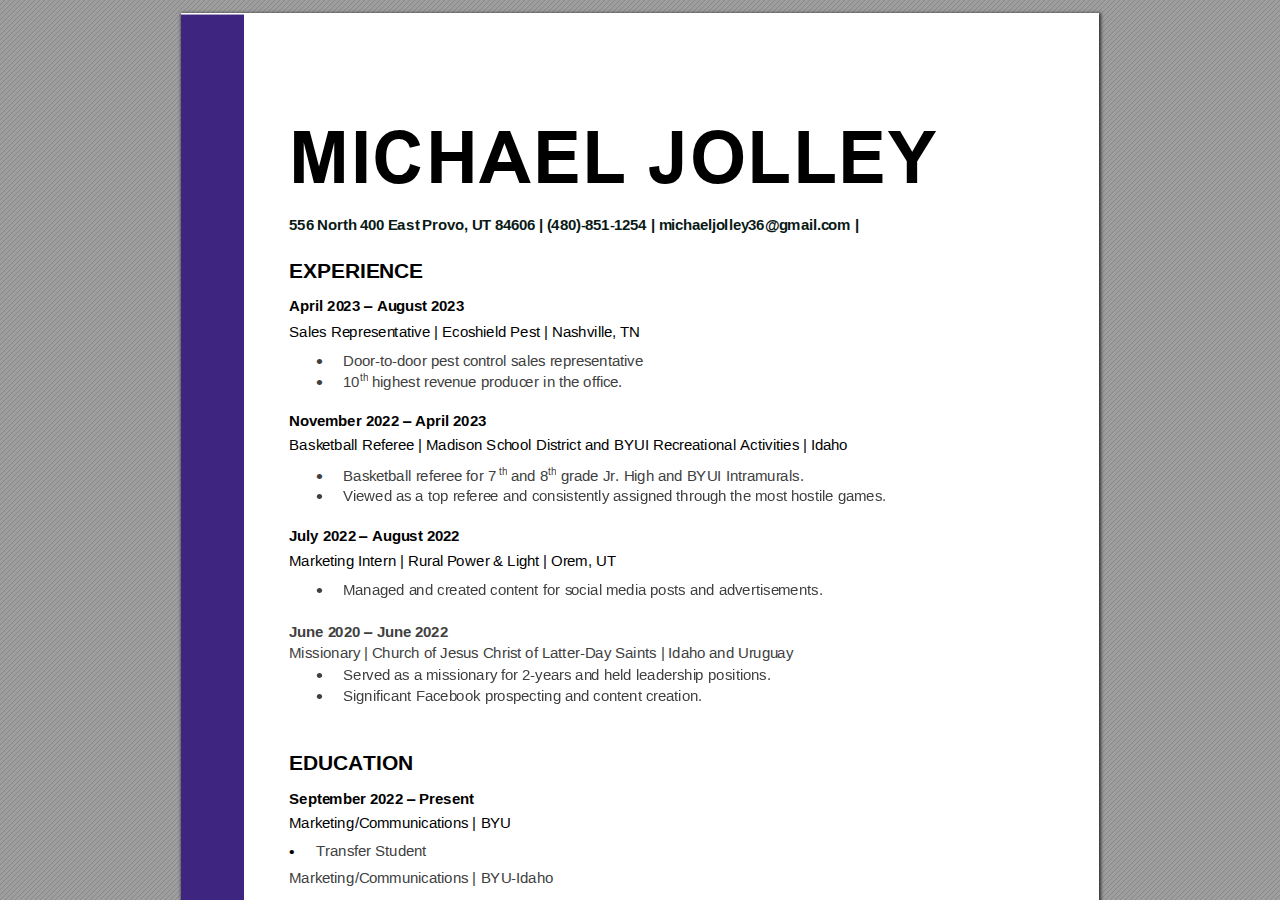
<file: htMichaelJolleyJobResume.html>
<!DOCTYPE html>
<!-- Created by pdf2htmlEX (https://github.com/pdf2htmlEX/pdf2htmlEX) -->
<html xmlns="http://www.w3.org/1999/xhtml">
<head>
<meta charset="utf-8"/>
<meta name="generator" content="pdf2htmlEX"/>
<meta http-equiv="X-UA-Compatible" content="IE=edge,chrome=1"/>
<style type="text/css">
/*! 
 * Base CSS for pdf2htmlEX
 * Copyright 2012,2013 Lu Wang <coolwanglu@gmail.com> 
 * https://github.com/pdf2htmlEX/pdf2htmlEX/blob/master/share/LICENSE
 */#sidebar{position:absolute;top:0;left:0;bottom:0;width:250px;padding:0;margin:0;overflow:auto}#page-container{position:absolute;top:0;left:0;margin:0;padding:0;border:0}@media screen{#sidebar.opened+#page-container{left:250px}#page-container{bottom:0;right:0;overflow:auto}.loading-indicator{display:none}.loading-indicator.active{display:block;position:absolute;width:64px;height:64px;top:50%;left:50%;margin-top:-32px;margin-left:-32px}.loading-indicator img{position:absolute;top:0;left:0;bottom:0;right:0}}@media print{@page{margin:0}html{margin:0}body{margin:0;-webkit-print-color-adjust:exact}#sidebar{display:none}#page-container{width:auto;height:auto;overflow:visible;background-color:transparent}.d{display:none}}.pf{position:relative;background-color:white;overflow:hidden;margin:0;border:0}.pc{position:absolute;border:0;padding:0;margin:0;top:0;left:0;width:100%;height:100%;overflow:hidden;display:block;transform-origin:0 0;-ms-transform-origin:0 0;-webkit-transform-origin:0 0}.pc.opened{display:block}.bf{position:absolute;border:0;margin:0;top:0;bottom:0;width:100%;height:100%;-ms-user-select:none;-moz-user-select:none;-webkit-user-select:none;user-select:none}.bi{position:absolute;border:0;margin:0;-ms-user-select:none;-moz-user-select:none;-webkit-user-select:none;user-select:none}@media print{.pf{margin:0;box-shadow:none;page-break-after:always;page-break-inside:avoid}@-moz-document url-prefix(){.pf{overflow:visible;border:1px solid #fff}.pc{overflow:visible}}}.c{position:absolute;border:0;padding:0;margin:0;overflow:hidden;display:block}.t{position:absolute;white-space:pre;font-size:1px;transform-origin:0 100%;-ms-transform-origin:0 100%;-webkit-transform-origin:0 100%;unicode-bidi:bidi-override;-moz-font-feature-settings:"liga" 0}.t:after{content:''}.t:before{content:'';display:inline-block}.t span{position:relative;unicode-bidi:bidi-override}._{display:inline-block;color:transparent;z-index:-1}::selection{background:rgba(127,255,255,0.4)}::-moz-selection{background:rgba(127,255,255,0.4)}.pi{display:none}.d{position:absolute;transform-origin:0 100%;-ms-transform-origin:0 100%;-webkit-transform-origin:0 100%}.it{border:0;background-color:rgba(255,255,255,0.0)}.ir:hover{cursor:pointer}</style>
<style type="text/css">
/*! 
 * Fancy styles for pdf2htmlEX
 * Copyright 2012,2013 Lu Wang <coolwanglu@gmail.com> 
 * https://github.com/pdf2htmlEX/pdf2htmlEX/blob/master/share/LICENSE
 */@keyframes fadein{from{opacity:0}to{opacity:1}}@-webkit-keyframes fadein{from{opacity:0}to{opacity:1}}@keyframes swing{0{transform:rotate(0)}10%{transform:rotate(0)}90%{transform:rotate(720deg)}100%{transform:rotate(720deg)}}@-webkit-keyframes swing{0{-webkit-transform:rotate(0)}10%{-webkit-transform:rotate(0)}90%{-webkit-transform:rotate(720deg)}100%{-webkit-transform:rotate(720deg)}}@media screen{#sidebar{background-color:#2f3236;background-image:url("[data-uri]")}#outline{font-family:Georgia,Times,"Times New Roman",serif;font-size:13px;margin:2em 1em}#outline ul{padding:0}#outline li{list-style-type:none;margin:1em 0}#outline li>ul{margin-left:1em}#outline a,#outline a:visited,#outline a:hover,#outline a:active{line-height:1.2;color:#e8e8e8;text-overflow:ellipsis;white-space:nowrap;text-decoration:none;display:block;overflow:hidden;outline:0}#outline a:hover{color:#0cf}#page-container{background-color:#9e9e9e;background-image:url("[data-uri]");-webkit-transition:left 500ms;transition:left 500ms}.pf{margin:13px auto;box-shadow:1px 1px 3px 1px #333;border-collapse:separate}.pc.opened{-webkit-animation:fadein 100ms;animation:fadein 100ms}.loading-indicator.active{-webkit-animation:swing 1.5s ease-in-out .01s infinite alternate none;animation:swing 1.5s ease-in-out .01s infinite alternate none}.checked{background:no-repeat url([data-uri])}}</style>
<style type="text/css">
.ff0{font-family:sans-serif;visibility:hidden;}
@font-face{font-family:ff1;src:url('[data-uri]')format("woff");}.ff1{font-family:ff1;line-height:1.213379;font-style:normal;font-weight:normal;visibility:visible;}
@font-face{font-family:ff2;src:url('[data-uri]')format("woff");}.ff2{font-family:ff2;line-height:0.962402;font-style:normal;font-weight:normal;visibility:visible;}
@font-face{font-family:ff3;src:url('[data-uri]')format("woff");}.ff3{font-family:ff3;line-height:1.336426;font-style:normal;font-weight:normal;visibility:visible;}
@font-face{font-family:ff4;src:url('[data-uri]')format("woff");}.ff4{font-family:ff4;line-height:1.003906;font-style:normal;font-weight:normal;visibility:visible;}
@font-face{font-family:ff5;src:url('[data-uri]')format("woff");}.ff5{font-family:ff5;line-height:0.910156;font-style:normal;font-weight:normal;visibility:visible;}
.m0{transform:matrix(0.375000,0.000000,0.000000,0.375000,0,0);-ms-transform:matrix(0.375000,0.000000,0.000000,0.375000,0,0);-webkit-transform:matrix(0.375000,0.000000,0.000000,0.375000,0,0);}
.v0{vertical-align:0.000000px;}
.ls1{letter-spacing:-1.208000px;}
.ls7{letter-spacing:-1.128000px;}
.ls8{letter-spacing:-0.972000px;}
.ls2{letter-spacing:-0.816000px;}
.ls6{letter-spacing:-0.404000px;}
.ls5{letter-spacing:-0.005760px;}
.ls0{letter-spacing:0.000000px;}
.ls3{letter-spacing:0.311200px;}
.ls4{letter-spacing:0.624000px;}
.sc_{text-shadow:none;}
.sc0{text-shadow:-0.015em 0 transparent,0 0.015em transparent,0.015em 0 transparent,0 -0.015em  transparent;}
@media screen and (-webkit-min-device-pixel-ratio:0){
.sc_{-webkit-text-stroke:0px transparent;}
.sc0{-webkit-text-stroke:0.015em transparent;text-shadow:none;}
}
.ws0{word-spacing:0.000000px;}
._5{margin-left:-2.540160px;}
._4{margin-left:-1.048320px;}
._2{width:1.757632px;}
._1{width:3.607616px;}
._0{width:4.631872px;}
._3{width:5.971328px;}
._6{width:42.331840px;}
._7{width:48.620160px;}
.fc3{color:rgb(125,78,148);}
.fc2{color:rgb(9,25,22);}
.fc0{color:rgb(64,64,64);}
.fc1{color:rgb(0,0,0);}
.fs3{font-size:25.920000px;}
.fs4{font-size:31.680000px;}
.fs0{font-size:40.320000px;}
.fs2{font-size:56.160000px;}
.fs1{font-size:191.616000px;}
.y0{bottom:-0.750000px;}
.y1{bottom:0.000000px;}
.y5{bottom:3.240000px;}
.y28{bottom:3.780000px;}
.y1e{bottom:4.320000px;}
.y7{bottom:8.100000px;}
.y20{bottom:8.130000px;}
.y2b{bottom:19.440000px;}
.y1d{bottom:24.840000px;}
.y27{bottom:30.780000px;}
.y1c{bottom:45.900000px;}
.y2d{bottom:57.819000px;}
.y26{bottom:57.825000px;}
.y1b{bottom:67.005000px;}
.y25{bottom:84.285000px;}
.y1a{bottom:88.065000px;}
.y2e{bottom:96.156000px;}
.y19{bottom:109.125000px;}
.y24{bottom:112.365000px;}
.y2c{bottom:115.056000px;}
.y18{bottom:130.185000px;}
.y23{bottom:136.695000px;}
.y17{bottom:159.915000px;}
.y22{bottom:170.715000px;}
.y16{bottom:184.755000px;}
.y2a{bottom:196.095000px;}
.y15{bottom:203.115000px;}
.y14{bottom:224.220000px;}
.y29{bottom:235.005000px;}
.y12{bottom:244.740000px;}
.y13{bottom:250.140000px;}
.y21{bottom:259.845000px;}
.y11{bottom:274.980000px;}
.y10{bottom:299.310000px;}
.yf{bottom:317.670000px;}
.yd{bottom:338.730000px;}
.ye{bottom:344.130000px;}
.yc{bottom:359.790000px;}
.yb{bottom:389.520000px;}
.ya{bottom:414.360000px;}
.y9{bottom:447.885000px;}
.y1f{bottom:450.000000px;}
.y8{bottom:474.870000px;}
.y6{bottom:942.195000px;}
.y4{bottom:967.035000px;}
.y3{bottom:1017.825000px;}
.y2{bottom:1090.230000px;}
.h4{height:17.820000px;}
.ha{height:23.591250px;}
.h6{height:24.840000px;}
.hb{height:24.876000px;}
.h2{height:36.697500px;}
.hd{height:38.916000px;}
.h9{height:40.103437px;}
.h5{height:41.658750px;}
.h8{height:58.024687px;}
.he{height:81.036000px;}
.hc{height:190.155000px;}
.h3{height:197.978250px;}
.h7{height:467.310000px;}
.h0{height:1188.000000px;}
.h1{height:1188.750000px;}
.w4{width:364.170000px;}
.w5{width:365.250000px;}
.w3{width:729.435000px;}
.w2{width:917.999986px;}
.w0{width:918.000000px;}
.w1{width:918.750000px;}
.x0{left:0.000000px;}
.x2{left:27.000000px;}
.x3{left:71.313000px;}
.x4{left:79.413000px;}
.x1{left:108.071986px;}
.x5{left:209.628000px;}
.x6{left:217.728000px;}
.x7{left:259.338000px;}
.x8{left:267.438000px;}
.x9{left:472.245000px;}
@media print{
.v0{vertical-align:0.000000pt;}
.ls1{letter-spacing:-1.073778pt;}
.ls7{letter-spacing:-1.002667pt;}
.ls8{letter-spacing:-0.864000pt;}
.ls2{letter-spacing:-0.725333pt;}
.ls6{letter-spacing:-0.359111pt;}
.ls5{letter-spacing:-0.005120pt;}
.ls0{letter-spacing:0.000000pt;}
.ls3{letter-spacing:0.276622pt;}
.ls4{letter-spacing:0.554667pt;}
.ws0{word-spacing:0.000000pt;}
._5{margin-left:-2.257920pt;}
._4{margin-left:-0.931840pt;}
._2{width:1.562340pt;}
._1{width:3.206770pt;}
._0{width:4.117220pt;}
._3{width:5.307847pt;}
._6{width:37.628302pt;}
._7{width:43.217920pt;}
.fs3{font-size:23.040000pt;}
.fs4{font-size:28.160000pt;}
.fs0{font-size:35.840000pt;}
.fs2{font-size:49.920000pt;}
.fs1{font-size:170.325333pt;}
.y0{bottom:-0.666667pt;}
.y1{bottom:0.000000pt;}
.y5{bottom:2.880000pt;}
.y28{bottom:3.360000pt;}
.y1e{bottom:3.840000pt;}
.y7{bottom:7.200000pt;}
.y20{bottom:7.226667pt;}
.y2b{bottom:17.280000pt;}
.y1d{bottom:22.080000pt;}
.y27{bottom:27.360000pt;}
.y1c{bottom:40.800000pt;}
.y2d{bottom:51.394667pt;}
.y26{bottom:51.400000pt;}
.y1b{bottom:59.560000pt;}
.y25{bottom:74.920000pt;}
.y1a{bottom:78.280000pt;}
.y2e{bottom:85.472000pt;}
.y19{bottom:97.000000pt;}
.y24{bottom:99.880000pt;}
.y2c{bottom:102.272000pt;}
.y18{bottom:115.720000pt;}
.y23{bottom:121.506667pt;}
.y17{bottom:142.146667pt;}
.y22{bottom:151.746667pt;}
.y16{bottom:164.226667pt;}
.y2a{bottom:174.306667pt;}
.y15{bottom:180.546667pt;}
.y14{bottom:199.306667pt;}
.y29{bottom:208.893333pt;}
.y12{bottom:217.546667pt;}
.y13{bottom:222.346667pt;}
.y21{bottom:230.973333pt;}
.y11{bottom:244.426667pt;}
.y10{bottom:266.053333pt;}
.yf{bottom:282.373333pt;}
.yd{bottom:301.093333pt;}
.ye{bottom:305.893333pt;}
.yc{bottom:319.813333pt;}
.yb{bottom:346.240000pt;}
.ya{bottom:368.320000pt;}
.y9{bottom:398.120000pt;}
.y1f{bottom:400.000000pt;}
.y8{bottom:422.106667pt;}
.y6{bottom:837.506667pt;}
.y4{bottom:859.586667pt;}
.y3{bottom:904.733333pt;}
.y2{bottom:969.093333pt;}
.h4{height:15.840000pt;}
.ha{height:20.970000pt;}
.h6{height:22.080000pt;}
.hb{height:22.112000pt;}
.h2{height:32.620000pt;}
.hd{height:34.592000pt;}
.h9{height:35.647500pt;}
.h5{height:37.030000pt;}
.h8{height:51.577500pt;}
.he{height:72.032000pt;}
.hc{height:169.026667pt;}
.h3{height:175.980667pt;}
.h7{height:415.386667pt;}
.h0{height:1056.000000pt;}
.h1{height:1056.666667pt;}
.w4{width:323.706667pt;}
.w5{width:324.666667pt;}
.w3{width:648.386667pt;}
.w2{width:815.999988pt;}
.w0{width:816.000000pt;}
.w1{width:816.666667pt;}
.x0{left:0.000000pt;}
.x2{left:24.000000pt;}
.x3{left:63.389333pt;}
.x4{left:70.589333pt;}
.x1{left:96.063988pt;}
.x5{left:186.336000pt;}
.x6{left:193.536000pt;}
.x7{left:230.522667pt;}
.x8{left:237.722667pt;}
.x9{left:419.773333pt;}
}
</style>
<script>
/*
 Copyright 2012 Mozilla Foundation 
 Copyright 2013 Lu Wang <coolwanglu@gmail.com>
 Apachine License Version 2.0 
*/
(function(){function b(a,b,e,f){var c=(a.className||"").split(/\s+/g);""===c[0]&&c.shift();var d=c.indexOf(b);0>d&&e&&c.push(b);0<=d&&f&&c.splice(d,1);a.className=c.join(" ");return 0<=d}if(!("classList"in document.createElement("div"))){var e={add:function(a){b(this.element,a,!0,!1)},contains:function(a){return b(this.element,a,!1,!1)},remove:function(a){b(this.element,a,!1,!0)},toggle:function(a){b(this.element,a,!0,!0)}};Object.defineProperty(HTMLElement.prototype,"classList",{get:function(){if(this._classList)return this._classList;
var a=Object.create(e,{element:{value:this,writable:!1,enumerable:!0}});Object.defineProperty(this,"_classList",{value:a,writable:!1,enumerable:!1});return a},enumerable:!0})}})();
</script>
<script>
(function(){/*
 pdf2htmlEX.js: Core UI functions for pdf2htmlEX 
 Copyright 2012,2013 Lu Wang <coolwanglu@gmail.com> and other contributors 
 https://github.com/pdf2htmlEX/pdf2htmlEX/blob/master/share/LICENSE 
*/
var pdf2htmlEX=window.pdf2htmlEX=window.pdf2htmlEX||{},CSS_CLASS_NAMES={page_frame:"pf",page_content_box:"pc",page_data:"pi",background_image:"bi",link:"l",input_radio:"ir",__dummy__:"no comma"},DEFAULT_CONFIG={container_id:"page-container",sidebar_id:"sidebar",outline_id:"outline",loading_indicator_cls:"loading-indicator",preload_pages:3,render_timeout:100,scale_step:0.9,key_handler:!0,hashchange_handler:!0,view_history_handler:!0,__dummy__:"no comma"},EPS=1E-6;
function invert(a){var b=a[0]*a[3]-a[1]*a[2];return[a[3]/b,-a[1]/b,-a[2]/b,a[0]/b,(a[2]*a[5]-a[3]*a[4])/b,(a[1]*a[4]-a[0]*a[5])/b]}function transform(a,b){return[a[0]*b[0]+a[2]*b[1]+a[4],a[1]*b[0]+a[3]*b[1]+a[5]]}function get_page_number(a){return parseInt(a.getAttribute("data-page-no"),16)}function disable_dragstart(a){for(var b=0,c=a.length;b<c;++b)a[b].addEventListener("dragstart",function(){return!1},!1)}
function clone_and_extend_objs(a){for(var b={},c=0,e=arguments.length;c<e;++c){var h=arguments[c],d;for(d in h)h.hasOwnProperty(d)&&(b[d]=h[d])}return b}
function Page(a){if(a){this.shown=this.loaded=!1;this.page=a;this.num=get_page_number(a);this.original_height=a.clientHeight;this.original_width=a.clientWidth;var b=a.getElementsByClassName(CSS_CLASS_NAMES.page_content_box)[0];b&&(this.content_box=b,this.original_scale=this.cur_scale=this.original_height/b.clientHeight,this.page_data=JSON.parse(a.getElementsByClassName(CSS_CLASS_NAMES.page_data)[0].getAttribute("data-data")),this.ctm=this.page_data.ctm,this.ictm=invert(this.ctm),this.loaded=!0)}}
Page.prototype={hide:function(){this.loaded&&this.shown&&(this.content_box.classList.remove("opened"),this.shown=!1)},show:function(){this.loaded&&!this.shown&&(this.content_box.classList.add("opened"),this.shown=!0)},rescale:function(a){this.cur_scale=0===a?this.original_scale:a;this.loaded&&(a=this.content_box.style,a.msTransform=a.webkitTransform=a.transform="scale("+this.cur_scale.toFixed(3)+")");a=this.page.style;a.height=this.original_height*this.cur_scale+"px";a.width=this.original_width*this.cur_scale+
"px"},view_position:function(){var a=this.page,b=a.parentNode;return[b.scrollLeft-a.offsetLeft-a.clientLeft,b.scrollTop-a.offsetTop-a.clientTop]},height:function(){return this.page.clientHeight},width:function(){return this.page.clientWidth}};function Viewer(a){this.config=clone_and_extend_objs(DEFAULT_CONFIG,0<arguments.length?a:{});this.pages_loading=[];this.init_before_loading_content();var b=this;document.addEventListener("DOMContentLoaded",function(){b.init_after_loading_content()},!1)}
Viewer.prototype={scale:1,cur_page_idx:0,first_page_idx:0,init_before_loading_content:function(){this.pre_hide_pages()},initialize_radio_button:function(){for(var a=document.getElementsByClassName(CSS_CLASS_NAMES.input_radio),b=0;b<a.length;b++)a[b].addEventListener("click",function(){this.classList.toggle("checked")})},init_after_loading_content:function(){this.sidebar=document.getElementById(this.config.sidebar_id);this.outline=document.getElementById(this.config.outline_id);this.container=document.getElementById(this.config.container_id);
this.loading_indicator=document.getElementsByClassName(this.config.loading_indicator_cls)[0];for(var a=!0,b=this.outline.childNodes,c=0,e=b.length;c<e;++c)if("ul"===b[c].nodeName.toLowerCase()){a=!1;break}a||this.sidebar.classList.add("opened");this.find_pages();if(0!=this.pages.length){disable_dragstart(document.getElementsByClassName(CSS_CLASS_NAMES.background_image));this.config.key_handler&&this.register_key_handler();var h=this;this.config.hashchange_handler&&window.addEventListener("hashchange",
function(a){h.navigate_to_dest(document.location.hash.substring(1))},!1);this.config.view_history_handler&&window.addEventListener("popstate",function(a){a.state&&h.navigate_to_dest(a.state)},!1);this.container.addEventListener("scroll",function(){h.update_page_idx();h.schedule_render(!0)},!1);[this.container,this.outline].forEach(function(a){a.addEventListener("click",h.link_handler.bind(h),!1)});this.initialize_radio_button();this.render()}},find_pages:function(){for(var a=[],b={},c=this.container.childNodes,
e=0,h=c.length;e<h;++e){var d=c[e];d.nodeType===Node.ELEMENT_NODE&&d.classList.contains(CSS_CLASS_NAMES.page_frame)&&(d=new Page(d),a.push(d),b[d.num]=a.length-1)}this.pages=a;this.page_map=b},load_page:function(a,b,c){var e=this.pages;if(!(a>=e.length||(e=e[a],e.loaded||this.pages_loading[a]))){var e=e.page,h=e.getAttribute("data-page-url");if(h){this.pages_loading[a]=!0;var d=e.getElementsByClassName(this.config.loading_indicator_cls)[0];"undefined"===typeof d&&(d=this.loading_indicator.cloneNode(!0),
d.classList.add("active"),e.appendChild(d));var f=this,g=new XMLHttpRequest;g.open("GET",h,!0);g.onload=function(){if(200===g.status||0===g.status){var b=document.createElement("div");b.innerHTML=g.responseText;for(var d=null,b=b.childNodes,e=0,h=b.length;e<h;++e){var p=b[e];if(p.nodeType===Node.ELEMENT_NODE&&p.classList.contains(CSS_CLASS_NAMES.page_frame)){d=p;break}}b=f.pages[a];f.container.replaceChild(d,b.page);b=new Page(d);f.pages[a]=b;b.hide();b.rescale(f.scale);disable_dragstart(d.getElementsByClassName(CSS_CLASS_NAMES.background_image));
f.schedule_render(!1);c&&c(b)}delete f.pages_loading[a]};g.send(null)}void 0===b&&(b=this.config.preload_pages);0<--b&&(f=this,setTimeout(function(){f.load_page(a+1,b)},0))}},pre_hide_pages:function(){var a="@media screen{."+CSS_CLASS_NAMES.page_content_box+"{display:none;}}",b=document.createElement("style");b.styleSheet?b.styleSheet.cssText=a:b.appendChild(document.createTextNode(a));document.head.appendChild(b)},render:function(){for(var a=this.container,b=a.scrollTop,c=a.clientHeight,a=b-c,b=
b+c+c,c=this.pages,e=0,h=c.length;e<h;++e){var d=c[e],f=d.page,g=f.offsetTop+f.clientTop,f=g+f.clientHeight;g<=b&&f>=a?d.loaded?d.show():this.load_page(e):d.hide()}},update_page_idx:function(){var a=this.pages,b=a.length;if(!(2>b)){for(var c=this.container,e=c.scrollTop,c=e+c.clientHeight,h=-1,d=b,f=d-h;1<f;){var g=h+Math.floor(f/2),f=a[g].page;f.offsetTop+f.clientTop+f.clientHeight>=e?d=g:h=g;f=d-h}this.first_page_idx=d;for(var g=h=this.cur_page_idx,k=0;d<b;++d){var f=a[d].page,l=f.offsetTop+f.clientTop,
f=f.clientHeight;if(l>c)break;f=(Math.min(c,l+f)-Math.max(e,l))/f;if(d===h&&Math.abs(f-1)<=EPS){g=h;break}f>k&&(k=f,g=d)}this.cur_page_idx=g}},schedule_render:function(a){if(void 0!==this.render_timer){if(!a)return;clearTimeout(this.render_timer)}var b=this;this.render_timer=setTimeout(function(){delete b.render_timer;b.render()},this.config.render_timeout)},register_key_handler:function(){var a=this;window.addEventListener("DOMMouseScroll",function(b){if(b.ctrlKey){b.preventDefault();var c=a.container,
e=c.getBoundingClientRect(),c=[b.clientX-e.left-c.clientLeft,b.clientY-e.top-c.clientTop];a.rescale(Math.pow(a.config.scale_step,b.detail),!0,c)}},!1);window.addEventListener("keydown",function(b){var c=!1,e=b.ctrlKey||b.metaKey,h=b.altKey;switch(b.keyCode){case 61:case 107:case 187:e&&(a.rescale(1/a.config.scale_step,!0),c=!0);break;case 173:case 109:case 189:e&&(a.rescale(a.config.scale_step,!0),c=!0);break;case 48:e&&(a.rescale(0,!1),c=!0);break;case 33:h?a.scroll_to(a.cur_page_idx-1):a.container.scrollTop-=
a.container.clientHeight;c=!0;break;case 34:h?a.scroll_to(a.cur_page_idx+1):a.container.scrollTop+=a.container.clientHeight;c=!0;break;case 35:a.container.scrollTop=a.container.scrollHeight;c=!0;break;case 36:a.container.scrollTop=0,c=!0}c&&b.preventDefault()},!1)},rescale:function(a,b,c){var e=this.scale;this.scale=a=0===a?1:b?e*a:a;c||(c=[0,0]);b=this.container;c[0]+=b.scrollLeft;c[1]+=b.scrollTop;for(var h=this.pages,d=h.length,f=this.first_page_idx;f<d;++f){var g=h[f].page;if(g.offsetTop+g.clientTop>=
c[1])break}g=f-1;0>g&&(g=0);var g=h[g].page,k=g.clientWidth,f=g.clientHeight,l=g.offsetLeft+g.clientLeft,m=c[0]-l;0>m?m=0:m>k&&(m=k);k=g.offsetTop+g.clientTop;c=c[1]-k;0>c?c=0:c>f&&(c=f);for(f=0;f<d;++f)h[f].rescale(a);b.scrollLeft+=m/e*a+g.offsetLeft+g.clientLeft-m-l;b.scrollTop+=c/e*a+g.offsetTop+g.clientTop-c-k;this.schedule_render(!0)},fit_width:function(){var a=this.cur_page_idx;this.rescale(this.container.clientWidth/this.pages[a].width(),!0);this.scroll_to(a)},fit_height:function(){var a=this.cur_page_idx;
this.rescale(this.container.clientHeight/this.pages[a].height(),!0);this.scroll_to(a)},get_containing_page:function(a){for(;a;){if(a.nodeType===Node.ELEMENT_NODE&&a.classList.contains(CSS_CLASS_NAMES.page_frame)){a=get_page_number(a);var b=this.page_map;return a in b?this.pages[b[a]]:null}a=a.parentNode}return null},link_handler:function(a){var b=a.target,c=b.getAttribute("data-dest-detail");if(c){if(this.config.view_history_handler)try{var e=this.get_current_view_hash();window.history.replaceState(e,
"","#"+e);window.history.pushState(c,"","#"+c)}catch(h){}this.navigate_to_dest(c,this.get_containing_page(b));a.preventDefault()}},navigate_to_dest:function(a,b){try{var c=JSON.parse(a)}catch(e){return}if(c instanceof Array){var h=c[0],d=this.page_map;if(h in d){for(var f=d[h],h=this.pages[f],d=2,g=c.length;d<g;++d){var k=c[d];if(null!==k&&"number"!==typeof k)return}for(;6>c.length;)c.push(null);var g=b||this.pages[this.cur_page_idx],d=g.view_position(),d=transform(g.ictm,[d[0],g.height()-d[1]]),
g=this.scale,l=[0,0],m=!0,k=!1,n=this.scale;switch(c[1]){case "XYZ":l=[null===c[2]?d[0]:c[2]*n,null===c[3]?d[1]:c[3]*n];g=c[4];if(null===g||0===g)g=this.scale;k=!0;break;case "Fit":case "FitB":l=[0,0];k=!0;break;case "FitH":case "FitBH":l=[0,null===c[2]?d[1]:c[2]*n];k=!0;break;case "FitV":case "FitBV":l=[null===c[2]?d[0]:c[2]*n,0];k=!0;break;case "FitR":l=[c[2]*n,c[5]*n],m=!1,k=!0}if(k){this.rescale(g,!1);var p=this,c=function(a){l=transform(a.ctm,l);m&&(l[1]=a.height()-l[1]);p.scroll_to(f,l)};h.loaded?
c(h):(this.load_page(f,void 0,c),this.scroll_to(f))}}}},scroll_to:function(a,b){var c=this.pages;if(!(0>a||a>=c.length)){c=c[a].view_position();void 0===b&&(b=[0,0]);var e=this.container;e.scrollLeft+=b[0]-c[0];e.scrollTop+=b[1]-c[1]}},get_current_view_hash:function(){var a=[],b=this.pages[this.cur_page_idx];a.push(b.num);a.push("XYZ");var c=b.view_position(),c=transform(b.ictm,[c[0],b.height()-c[1]]);a.push(c[0]/this.scale);a.push(c[1]/this.scale);a.push(this.scale);return JSON.stringify(a)}};
pdf2htmlEX.Viewer=Viewer;})();
</script>
<script>
try{
pdf2htmlEX.defaultViewer = new pdf2htmlEX.Viewer({});
}catch(e){}
</script>
<title></title>
</head>
<body>
<div id="sidebar">
<div id="outline">
</div>
</div>
<div id="page-container">
<div id="pf1" class="pf w0 h0" data-page-no="1"><div class="pc pc1 w0 h0"><img class="bi x0 y0 w1 h1" alt="" src="[data-uri]"/><div class="c x0 y1 w2 h0"><div class="t m0 x1 h2 y2 ff1 fs0 fc0 sc0 ls0 ws0"> </div><div class="t m0 x1 h3 y3 ff2 fs1 fc1 sc0 ls0 ws0">M<span class="_ _0"></span>I<span class="_ _0"></span>C<span class="_ _1"></span>H<span class="_ _1"></span>A<span class="_ _1"></span>E<span class="_ _0"></span>L<span class="_ _2"></span> <span class="_ _1"></span>J<span class="_ _0"></span>O<span class="_ _1"></span>L<span class="_ _1"></span>L<span class="_ _1"></span>E<span class="_ _0"></span>Y<span class="_ _3"></span><span class="ff3"> </span></div></div><div class="c x1 y4 w3 h4"><div class="t m0 x0 h5 y5 ff3 fs0 fc2 sc0 ls0 ws0">556<span class="_ _4"></span> N<span class="_ _4"></span>orth<span class="_ _5"></span> <span class="_ _4"></span>400<span class="_ _4"></span> <span class="_ _4"></span>E<span class="_ _4"></span>as<span class="_ _2"></span>t<span class="_ _5"></span> <span class="_ _4"></span>Pro<span class="_ _4"></span>vo<span class="_ _4"></span>,<span class="_ _4"></span> U<span class="_ _5"></span>T 8<span class="_ _4"></span>460<span class="_ _4"></span>6 <span class="ls1">| <span class="_ _2"></span></span>(<span class="_ _5"></span>4<span class="_ _2"></span>8<span class="_ _4"></span>0)-<span class="_ _5"></span><span class="ls2">85<span class="ls0">1<span class="_ _2"></span>-<span class="_ _5"></span>125<span class="_ _4"></span>4 |<span class="_ _5"></span> <span class="_ _2"></span>m<span class="_ _5"></span>ich<span class="_ _4"></span>a<span class="_ _4"></span>eljo<span class="_ _5"></span>lley<span class="_ _5"></span>36@g<span class="_ _5"></span>mai<span class="_ _4"></span>l.c<span class="_ _5"></span>om<span class="_ _2"></span> <span class="_ _4"></span><span class="ls1">| <span class="ls0"> </span></span></span></span></div></div><div class="c x1 y6 w3 h6"><div class="t m0 x0 h2 y7 ff1 fs0 fc0 sc0 ls0 ws0"> </div></div><div class="c x1 y8 w3 h7"><div class="t m0 x0 h8 y9 ff3 fs2 fc1 sc0 ls0 ws0">EXPERIENCE </div><div class="t m0 x0 h5 ya ff3 fs0 fc1 sc0 ls0 ws0">April 20<span class="_ _4"></span>23 <span class="ff2">–</span> <span class="_ _2"></span>Au<span class="_ _4"></span>gu<span class="_ _5"></span>s<span class="_ _2"></span>t <span class="_ _5"></span>2<span class="_ _2"></span>0<span class="_ _4"></span>23 </div><div class="t m0 x0 h9 yb ff1 fs0 fc1 sc0 ls0 ws0">Sa<span class="_ _2"></span>l<span class="_ _4"></span>es Re<span class="_ _5"></span>p<span class="_ _2"></span>res<span class="_ _5"></span>e<span class="_ _2"></span>n<span class="_ _4"></span>tative | Eco<span class="_ _4"></span>shi<span class="_ _4"></span>eld Pest | Na<span class="_ _4"></span>shville<span class="_ _4"></span>, TN<span class="_ _4"></span><span class="ff4"> </span></div><div class="t m0 x2 h2 yc ff5 fs0 fc0 sc0 ls0 ws0">•<span class="ff1"> <span class="_ _6"> </span>Door-<span class="ls3">to</span>-<span class="_ _4"></span>door pest<span class="_ _4"></span> co<span class="_ _4"></span>ntrol sal<span class="_ _4"></span>es repres<span class="_ _4"></span>enta<span class="_ _4"></span>tive  </span></div><div class="t m0 x2 h2 yd ff5 fs0 fc0 sc0 ls0 ws0">•<span class="ff1"> <span class="_ _6"> </span><span class="ls4">10</span></span></div><div class="t m0 x3 ha ye ff1 fs3 fc0 sc0 ls5 ws0">th</div><div class="t m0 x4 h2 yd ff1 fs0 fc0 sc0 ls0 ws0"> <span class="_ _4"></span>highest rev<span class="_ _4"></span>e<span class="_ _4"></span>nue produc<span class="_ _5"></span>e<span class="_ _2"></span>r in <span class="_ _4"></span>the offic<span class="_ _4"></span>e. </div><div class="t m0 x0 h2 yf ff1 fs0 fc0 sc0 ls0 ws0"> </div><div class="t m0 x0 h5 y10 ff3 fs0 fc1 sc0 ls0 ws0">Nov<span class="_ _4"></span>ember 2022 <span class="_ _4"></span><span class="ff2">–<span class="ff3"> April 202<span class="_ _4"></span>3<span class="fc3"> </span> </span></span></div><div class="t m0 x0 h2 y11 ff1 fs0 fc1 sc0 ls0 ws0">Ba<span class="_ _2"></span>sk<span class="_ _5"></span>etball Refer<span class="_ _4"></span>ee <span class="ls6">| </span>Madison Sch<span class="_ _5"></span>o<span class="_ _2"></span>ol Dis<span class="_ _5"></span>trict and BYUI R<span class="_ _4"></span>ecre<span class="_ _4"></span>ational Activiti<span class="_ _5"></span>e<span class="_ _2"></span>s | <span class="_ _4"></span>Ida<span class="_ _4"></span>ho  </div><div class="t m0 x2 h2 y12 ff5 fs0 fc0 sc0 ls0 ws0">•<span class="ff1"> <span class="_ _6"> </span>Ba<span class="_ _2"></span>sk<span class="_ _5"></span>etball refer<span class="_ _4"></span>ee for 7</span></div><div class="t m0 x5 ha y13 ff1 fs3 fc0 sc0 ls5 ws0">th</div><div class="t m0 x6 h2 y12 ff1 fs0 fc0 sc0 ls0 ws0"> <span class="_ _4"></span>and 8</div><div class="t m0 x7 ha y13 ff1 fs3 fc0 sc0 ls5 ws0">th</div><div class="t m0 x8 h2 y12 ff1 fs0 fc0 sc0 ls0 ws0"> gr<span class="_ _4"></span>ade Jr. <span class="_ _2"></span>H<span class="_ _4"></span>i<span class="_ _5"></span>g<span class="_ _2"></span>h<span class="_ _4"></span> and B<span class="_ _4"></span>YUI Intram<span class="_ _4"></span>urals. </div><div class="t m0 x2 h2 y14 ff5 fs0 fc0 sc0 ls0 ws0">•<span class="ff1"> <span class="_ _6"> </span>Viewed <span class="_ _4"></span>as a top ref<span class="_ _4"></span>ere<span class="_ _4"></span>e <span class="_ _2"></span>a<span class="_ _4"></span>n<span class="_ _4"></span>d consist<span class="_ _4"></span>ently <span class="_ _4"></span>assigne<span class="_ _4"></span>d through <span class="_ _4"></span>the most <span class="_ _4"></span>hostil<span class="_ _4"></span>e gam<span class="_ _4"></span>es.  <span class="_ _4"></span> </span></div><div class="t m0 x0 h2 y15 ff1 fs0 fc0 sc0 ls0 ws0"> </div><div class="t m0 x0 h5 y16 ff3 fs0 fc1 sc0 ls0 ws0">July 2022 <span class="_ _4"></span><span class="ff2">–<span class="ff3"> Augu<span class="_ _4"></span>st 2022 <span class="_ _4"></span> </span></span></div><div class="t m0 x0 h2 y17 ff1 fs0 fc1 sc0 ls0 ws0">Marketi<span class="_ _4"></span>ng Intern | Rural<span class="_ _5"></span> <span class="_ _2"></span>P<span class="_ _5"></span>o<span class="_ _2"></span>wer <span class="_ _5"></span>&amp;<span class="_ _2"></span> Li<span class="_ _4"></span>ght | Or<span class="_ _5"></span>em<span class="_ _2"></span>, UT  </div><div class="t m0 x2 h2 y18 ff5 fs0 fc0 sc0 ls0 ws0">•<span class="ff1"> <span class="_ _6"> </span>Managed a<span class="_ _5"></span>n<span class="_ _2"></span>d cr<span class="_ _4"></span>eate<span class="_ _4"></span>d conte<span class="_ _4"></span>nt for <span class="_ _2"></span>s<span class="_ _5"></span>ocia<span class="_ _2"></span>l <span class="_ _5"></span>med<span class="_ _2"></span>i<span class="_ _5"></span>a po<span class="_ _2"></span>s<span class="_ _5"></span>ts <span class="_ _2"></span>a<span class="_ _4"></span>nd adv<span class="_ _5"></span>e<span class="_ _2"></span>rtise<span class="_ _5"></span>men<span class="_ _2"></span>t<span class="_ _4"></span>s.<span class="_ _4"></span> </span></div><div class="t m0 x2 h2 y19 ff1 fs0 fc0 sc0 ls0 ws0"> </div><div class="t m0 x0 h5 y1a ff3 fs0 fc0 sc0 ls0 ws0">June 2<span class="_ _4"></span>020 <span class="ff2">–</span> June <span class="_ _4"></span>2022 </div><div class="t m0 x0 h2 y1b ff1 fs0 fc0 sc0 ls0 ws0">Missi<span class="_ _4"></span>on<span class="_ _2"></span>ary<span class="_ _5"></span> | Church of Jes<span class="_ _4"></span>us C<span class="_ _4"></span>hrist <span class="_ _4"></span>of Latter-Day S<span class="_ _4"></span>aints | <span class="ls7">Id<span class="_ _2"></span></span>a<span class="_ _4"></span>ho and<span class="_ _4"></span> Urugu<span class="_ _5"></span>a<span class="_ _2"></span>y <span class="_ _4"></span> </div><div class="t m0 x2 h2 y1c ff5 fs0 fc0 sc0 ls0 ws0">•<span class="ff1"> <span class="_ _6"> </span>Se<span class="_ _2"></span>r<span class="_ _4"></span>ved <span class="_ _4"></span>as a <span class="_ _4"></span>missionary<span class="_ _5"></span> <span class="_ _2"></span>for<span class="_ _5"></span> <span class="_ _2"></span>2-years <span class="_ _5"></span>a<span class="_ _2"></span>n<span class="_ _4"></span>d hel<span class="_ _4"></span>d leadershi<span class="_ _5"></span>p<span class="_ _2"></span> positi<span class="_ _4"></span>ons.<span class="_ _4"></span> </span></div><div class="t m0 x2 h2 y1d ff5 fs0 fc0 sc0 ls0 ws0">•<span class="ff1"> <span class="_ _6"> </span>Sign<span class="_ _2"></span>i<span class="_ _5"></span>ficant Faceb<span class="_ _5"></span>o<span class="_ _2"></span>ok <span class="ls4">pr<span class="_ _5"></span><span class="ls0">o<span class="_ _2"></span>s<span class="_ _5"></span>pecting an<span class="_ _4"></span>d con<span class="_ _4"></span>tent cr<span class="_ _4"></span>eation.  </span></span></span></div><div class="t m0 x0 h2 y1e ff1 fs0 fc0 sc0 ls0 ws0"> </div></div><div class="c x1 y1f w3 hb"><div class="t m0 x0 h2 y20 ff1 fs0 fc0 sc0 ls0 ws0"> </div></div><div class="c x1 y21 w3 hc"><div class="t m0 x0 h8 y22 ff3 fs2 fc1 sc0 ls0 ws0">EDUCATION </div><div class="t m0 x0 h5 y23 ff3 fs0 fc1 sc0 ls0 ws0">Se<span class="_ _2"></span>pt<span class="_ _4"></span>e<span class="_ _4"></span>mber 2<span class="_ _4"></span>022 <span class="ff2">–</span> <span class="_ _4"></span>Present<span class="_ _4"></span> </div><div class="t m0 x0 h2 y24 ff1 fs0 fc1 sc0 ls0 ws0">Marketi<span class="_ _4"></span>ng<span class="_ _2"></span>/C<span class="_ _5"></span>ommunicati<span class="_ _4"></span>ons <span class="ls6">| <span class="_ _2"></span><span class="ls8">BY</span></span>U </div><div class="t m0 x0 h2 y25 ff5 fs4 fc1 sc0 ls0 ws0">•<span class="ff1"> <span class="_ _7"> </span><span class="fs0 fc0">Transfer S<span class="_ _4"></span>tudent </span></span></div><div class="t m0 x0 h2 y26 ff1 fs0 fc0 sc0 ls0 ws0">Marketi<span class="_ _4"></span>ng<span class="_ _2"></span>/C<span class="_ _5"></span>ommunicati<span class="_ _4"></span>ons <span class="ls6">| <span class="_ _2"></span></span>B<span class="_ _5"></span>Y<span class="_ _2"></span>U-<span class="_ _4"></span>Idaho<span class="_ _5"></span> </div><div class="t m0 x2 h2 y27 ff5 fs0 fc0 sc0 ls0 ws0">•<span class="ff1"> <span class="_ _6"> </span>3.9 GPA<span class="_ _4"></span> </span></div><div class="t m0 x2 h2 y28 ff5 fs0 fc0 sc0 ls0 ws0">•<span class="ff1"> <span class="_ _6"> </span>Fundam<span class="_ _4"></span>entals i<span class="ls4">n <span class="_ _4"></span><span class="ls0">Co<span class="_ _4"></span>ac<span class="_ _4"></span>hing an<span class="_ _4"></span>d Spo<span class="_ _2"></span>r<span class="_ _4"></span>t<span class="_ _4"></span>s Psych<span class="_ _5"></span>o<span class="_ _2"></span>lo<span class="_ _4"></span>gy by Tre<span class="_ _4"></span>nt S<span class="_ _4"></span>hipp<span class="ls2">en</span> </span></span></span></div></div><div class="c x1 y29 w3 h6"><div class="t m0 x0 h2 y7 ff1 fs0 fc0 sc0 ls0 ws0"> </div></div><div class="c x1 y2a w3 hd"><div class="t m0 x0 h8 y2b ff3 fs2 fc1 sc0 ls0 ws0">SKILLS </div></div><div class="c x1 y2c w4 he"><div class="t m0 x0 h2 y2d ff5 fs4 fc1 sc0 ls0 ws0">•<span class="ff1"> <span class="_ _7"> </span><span class="fs0 fc0">Fluent in S<span class="_ _4"></span>panish </span></span></div><div class="t m0 x0 h2 y27 ff5 fs4 fc1 sc0 ls0 ws0">•<span class="ff1"> <span class="_ _7"> </span><span class="fs0 fc0">Sa<span class="_ _2"></span>l<span class="_ _4"></span>es a<span class="_ _4"></span>nd Mark<span class="_ _5"></span>et<span class="_ _2"></span>in<span class="_ _5"></span>g </span></span></div><div class="t m0 x2 h2 y28 ff1 fs0 fc0 sc0 ls0 ws0"> </div></div><div class="c x9 y2c w5 he"><div class="t m0 x0 h2 y2d ff5 fs4 fc1 sc0 ls0 ws0">•<span class="ff1"> <span class="_ _7"> </span><span class="fs0 fc0">Proficient<span class="_ _4"></span> in Microsof<span class="_ _5"></span>t<span class="_ _2"></span> Of<span class="_ _4"></span>fice </span></span></div><div class="t m0 x0 h2 y27 ff5 fs4 fc1 sc0 ls0 ws0">•<span class="ff1"> <span class="_ _7"> </span><span class="fs0 fc0">NBA Trivia<span class="_ _4"></span> Expert </span></span></div><div class="t m0 x2 h2 y28 ff1 fs0 fc0 sc0 ls0 ws0"> </div></div><div class="c x0 y1 w2 h0"><div class="t m0 x1 h2 y2e ff1 fs0 fc0 sc0 ls0 ws0"> </div></div></div><div class="pi" data-data='{"ctm":[1.500000,0.000000,0.000000,1.500000,0.000000,0.000000]}'></div></div>
</div>
<div class="loading-indicator">
<img alt="" src="[data-uri]"/>
</div>
</body>
</html>
</file>
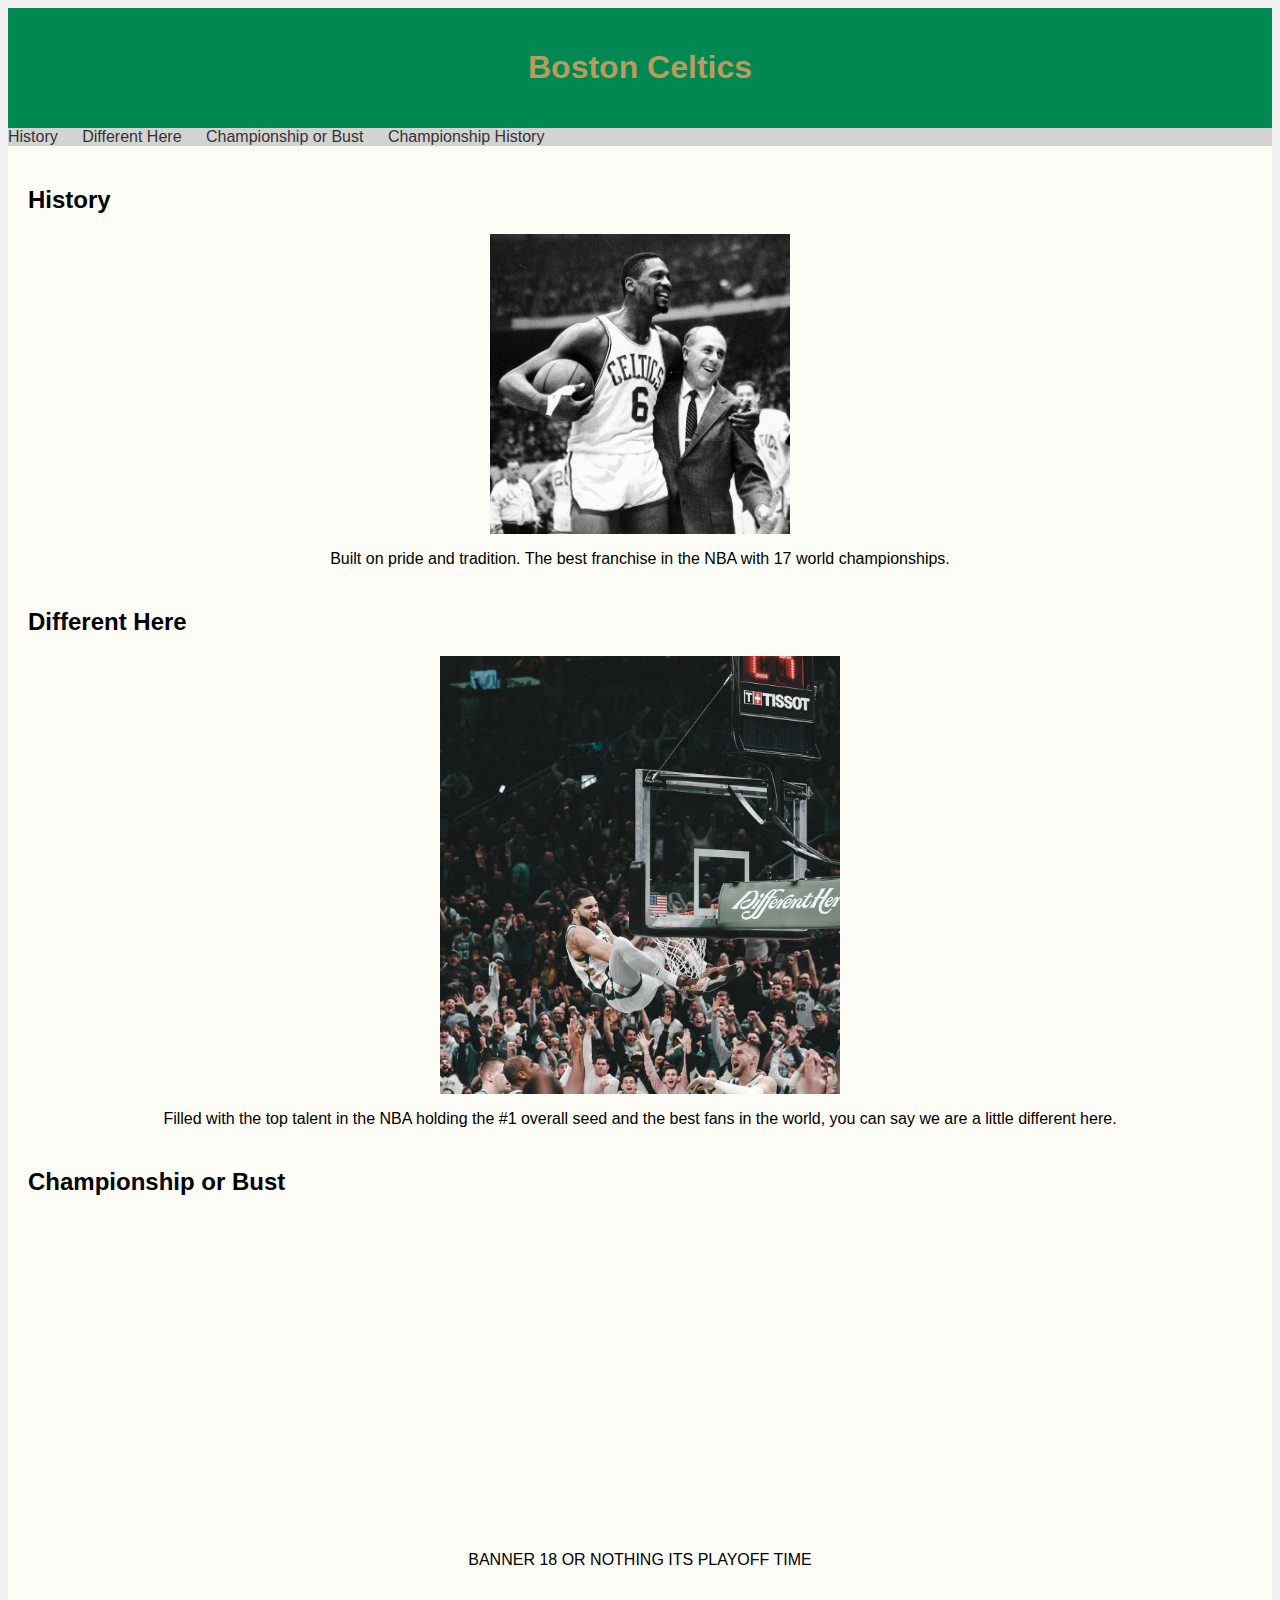
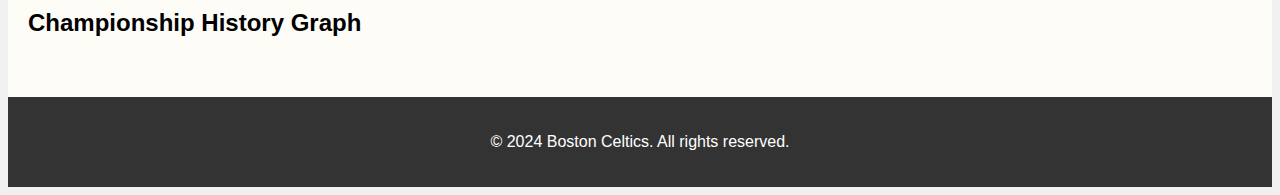
<file: myPage.html>
<!DOCTYPE html>
<html lang="en">

<head>
    <meta charset="UTF-8">
    <meta name="viewport" content="width=device-width, initial-scale=1.0">
    <title>Boston Celtics</title>
    <link href="css/myStyles.css" rel="stylesheet" />
</head>

<body>
    <header>
        <h1>Boston Celtics</h1>
    </header>
    <nav>
        <ul>
            <li><a href="#history">History</a></li>
            <li><a href="#players">Different Here</a></li>
            <li><a href="#videos">Championship or Bust</a></li>
            <li><a href="#graph">Championship History</a></li> <!-- Added anchor link -->
        </ul>
    </nav>
    <main>
        <section id="history">
            <h2>History</h2>
            <div class="centered-div">
                <img class="profile-img" src="assets/Bill Russell.jpg" alt="Bill Russell" width="300"/>
                <p>Built on pride and tradition. The best franchise in the NBA with 17 world championships.</p>
            </div>
            
        </section>
        <section id="players">
            <h2>Different Here</h2>
            <div class="centered-div">
                <img class="profile-img" src="assets/JaysonTatum.JPG" alt="Jayson Tatum" width="400"/>
                <p>Filled with the top talent in the NBA holding the #1 overall seed and the best fans in the world, you can say we are a little different here.</p>
            </div>
        </section>
        <section id="videos">
            <h2>Championship or Bust</h2>
            <div class="centered-div">
                <iframe width="560" height="315" src="https://www.youtube.com/embed/3dXdm8PbrhM?si=hfjKkH1g6VaL1eD6" title="YouTube video player" frameborder="0" allow="accelerometer; autoplay; clipboard-write; encrypted-media; gyroscope; picture-in-picture; web-share" referrerpolicy="strict-origin-when-cross-origin" allowfullscreen></iframe>
                <p>BANNER 18 OR NOTHING ITS PLAYOFF TIME</p>
            </div>
        </section>
        <section id="graph"> <!-- Added graph section -->
            <h2>Championship History Graph</h2>
            <div class='tableauPlaceholder' id='viz1713944607080' style='position: relative'>
                <noscript>
                    <a href='#'><img alt=' ' src='https://public.tableau.com/static/images/NB/NBAWinsPlayoffResults/NBARegularSeasonPlayoffs/1_rss.png' style='border: none' /></a>
                </noscript>
                <object class='tableauViz'  style='display:none;'>
                    <param name='host_url' value='https%3A%2F%2Fpublic.tableau.com%2F' />
                    <param name='embed_code_version' value='3' />
                    <param name='site_root' value='' />
                    <param name='name' value='NBAWinsPlayoffResults&#47;NBARegularSeasonPlayoffs' />
                    <param name='tabs' value='no' />
                    <param name='toolbar' value='yes' />
                    <param name='static_image' value='https://public.tableau.com/static/images/NB/NBAWinsPlayoffResults/NBARegularSeasonPlayoffs/1.png' />
                    <param name='animate_transition' value='yes' />
                    <param name='display_static_image' value='yes' />
                    <param name='display_spinner' value='yes' />
                    <param name='display_overlay' value='yes' />
                    <param name='display_count' value='yes' />
                    <param name='language' value='en-US' />
                </object>
            </div>
            <script type='text/javascript'>
                var divElement = document.getElementById('viz1713944607080');
                var vizElement = divElement.getElementsByTagName('object')[0];
                vizElement.style.width='1100px';
                vizElement.style.height='827px';
                var scriptElement = document.createElement('script');
                scriptElement.src = 'https://public.tableau.com/javascripts/api/viz_v1.js';
                vizElement.parentNode.insertBefore(scriptElement, vizElement);
            </script>     


        </section>
    </main>
    <footer>
        <p>&copy; 2024 Boston Celtics. All rights reserved.</p>
    </footer>
</body>

</html>
</file>
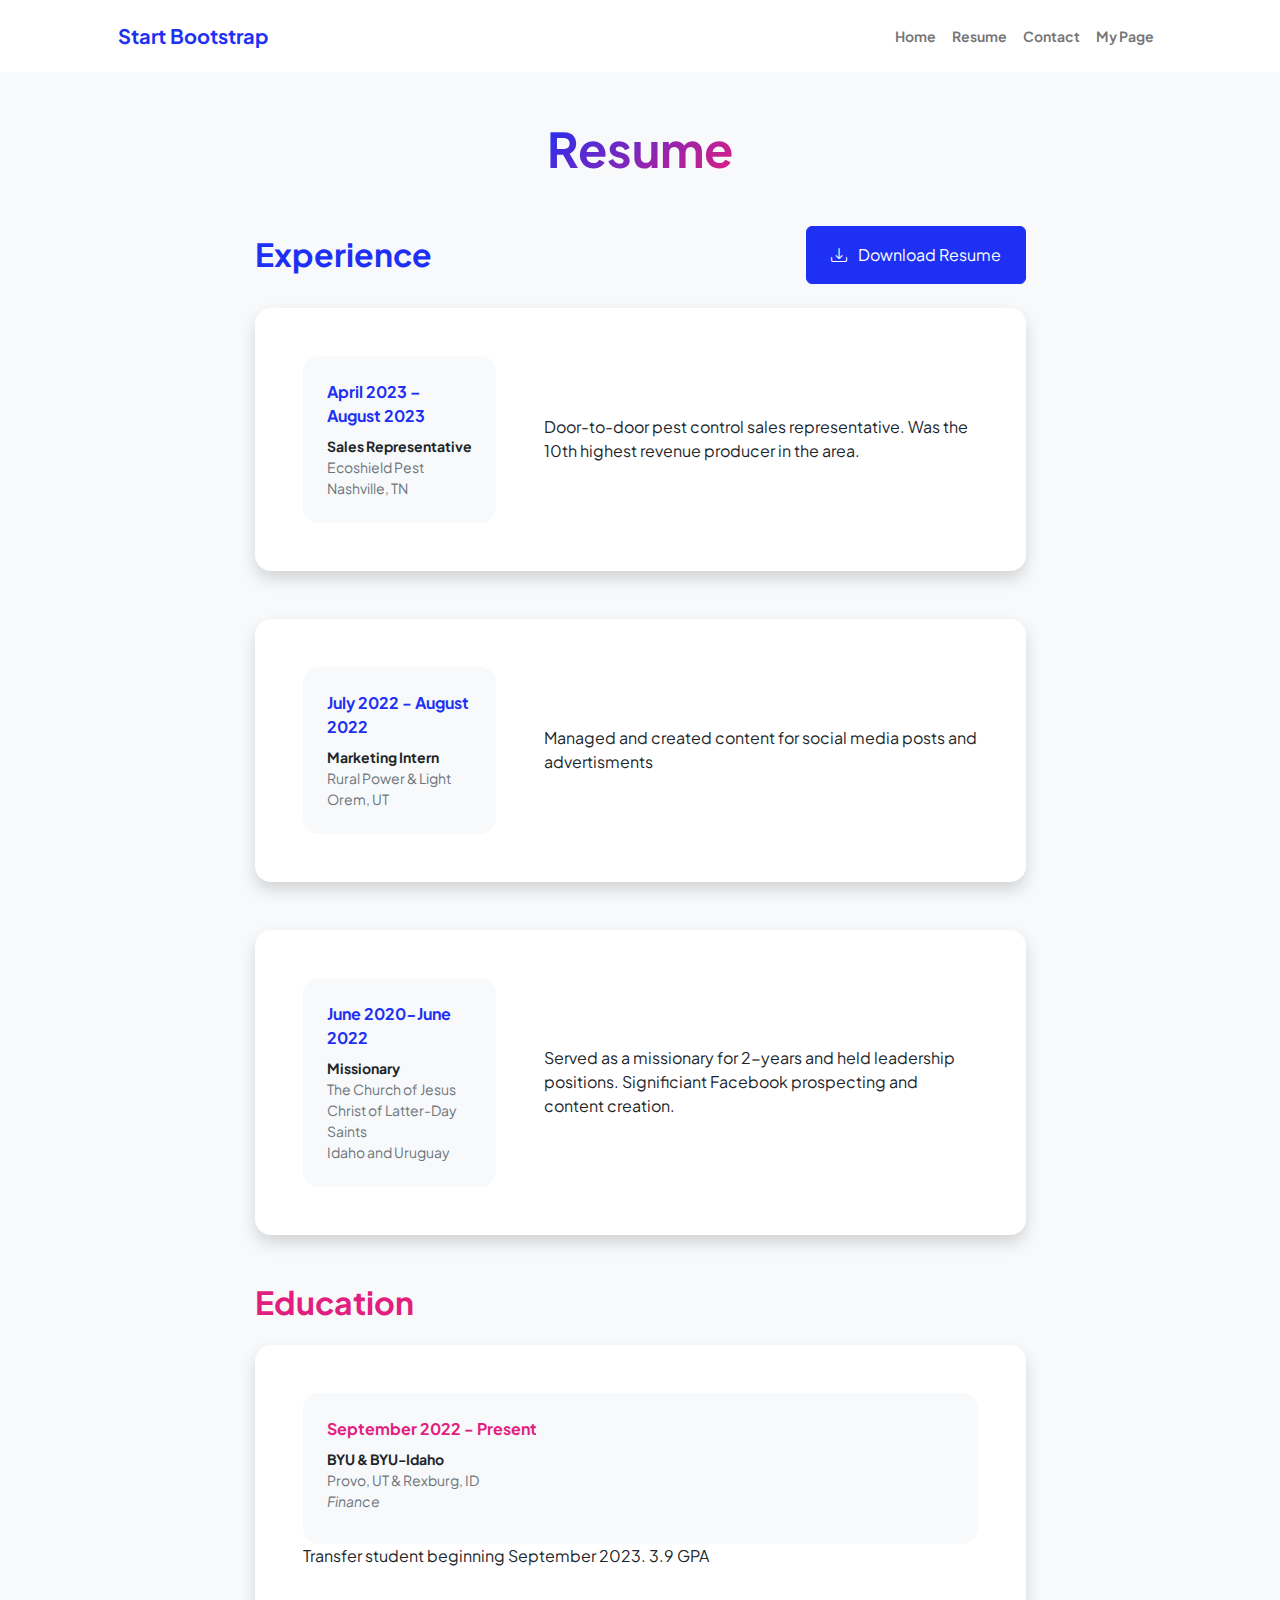
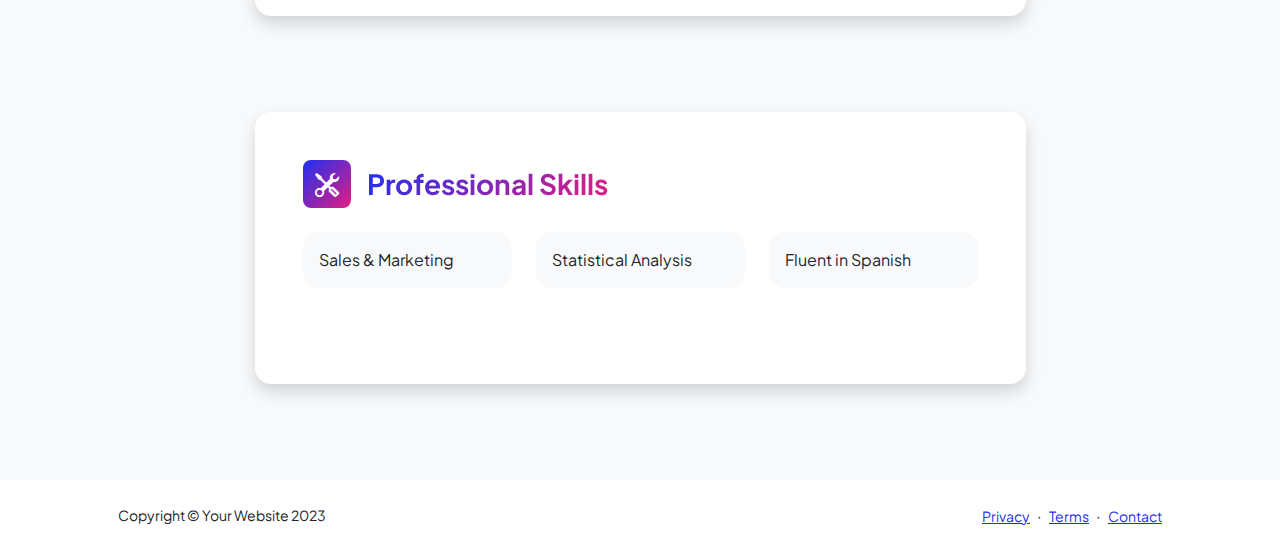
<file: resume.html>
<!DOCTYPE html>
<html lang="en">
    <head>
        <meta charset="utf-8" />
        <meta name="viewport" content="width=device-width, initial-scale=1, shrink-to-fit=no" />
        <meta name="description" content="" />
        <meta name="author" content="" />
        <title>My Resume</title>
        <!-- Favicon-->
        <link rel="icon" type="image/x-icon" href="assets/favicon.ico" />
        <!-- Custom Google font-->
        <link rel="preconnect" href="https://fonts.googleapis.com" />
        <link rel="preconnect" href="https://fonts.gstatic.com" crossorigin />
        <link href="https://fonts.googleapis.com/css2?family=Plus+Jakarta+Sans:wght@100;200;300;400;500;600;700;800;900&amp;display=swap" rel="stylesheet" />
        <!-- Bootstrap icons-->
        <link href="https://cdn.jsdelivr.net/npm/bootstrap-icons@1.8.1/font/bootstrap-icons.css" rel="stylesheet" />
        <!-- Core theme CSS (includes Bootstrap)-->
        <link href="css/styles.css" rel="stylesheet" />
    </head>
    <body class="d-flex flex-column h-100 bg-light">
        <main class="flex-shrink-0">
            <!-- Navigation-->
            <nav class="navbar navbar-expand-lg navbar-light bg-white py-3">
                <div class="container px-5">
                    <a class="navbar-brand" href="index.html"><span class="fw-bolder text-primary">Start Bootstrap</span></a>
                    <button class="navbar-toggler" type="button" data-bs-toggle="collapse" data-bs-target="#navbarSupportedContent" aria-controls="navbarSupportedContent" aria-expanded="false" aria-label="Toggle navigation"><span class="navbar-toggler-icon"></span></button>
                    <div class="collapse navbar-collapse" id="navbarSupportedContent">
                        <ul class="navbar-nav ms-auto mb-2 mb-lg-0 small fw-bolder">
                            <li class="nav-item"><a class="nav-link" href="index.html">Home</a></li>
                            <li class="nav-item"><a class="nav-link" href="resume.html">Resume</a></li> 
                            <li class="nav-item"><a class="nav-link" href="contact.html">Contact</a></li>
                            <li class="nav-item"><a class="nav-link" href="myPage.html">My Page</a></li>
                        </ul>
                    </div>
                </div>
            </nav>
            <!-- Page Content-->
            <div class="container px-5 my-5">
                <div class="text-center mb-5">
                    <h1 class="display-5 fw-bolder mb-0"><span class="text-gradient d-inline">Resume</span></h1>
                </div>
                <div class="row gx-5 justify-content-center">
                    <div class="col-lg-11 col-xl-9 col-xxl-8">
                        <!-- Experience Section-->
                        <section>
                            <div class="d-flex align-items-center justify-content-between mb-4">
                                <h2 class="text-primary fw-bolder mb-0">Experience</h2>
                                <!-- Download resume button-->
                                <!-- Note: Set the link href target to a PDF file within your project-->
                                <a class="btn btn-primary px-4 py-3" href="htMichaelJolleyJobResume.html">
                                    <div class="d-inline-block bi bi-download me-2"></div>
                                    Download Resume
                                </a>
                            </div>
                            <!-- Experience Card 1-->
                            <div class="card shadow border-0 rounded-4 mb-5">
                                <div class="card-body p-5">
                                    <div class="row align-items-center gx-5">
                                        <div class="col text-center text-lg-start mb-4 mb-lg-0">
                                            <div class="bg-light p-4 rounded-4">
                                                <div class="text-primary fw-bolder mb-2">April 2023 – August 2023 </div>
                                                <div class="small fw-bolder">Sales Representative</div>
                                                <div class="small text-muted">Ecoshield Pest</div>
                                                <div class="small text-muted">Nashville, TN</div>
                                            </div>
                                        </div>
                                        <div class="col-lg-8"><div>Door-to-door pest control sales representative. Was the 10th highest revenue producer in the area.</div></div>
                                    </div>
                                </div>
                            </div>
                            <!-- Experience Card 2-->
                            <div class="card shadow border-0 rounded-4 mb-5">
                                <div class="card-body p-5">
                                    <div class="row align-items-center gx-5">
                                        <div class="col text-center text-lg-start mb-4 mb-lg-0">
                                            <div class="bg-light p-4 rounded-4">
                                                <div class="text-primary fw-bolder mb-2">July 2022 - August 2022 </div>
                                                <div class="small fw-bolder">Marketing Intern</div>
                                                <div class="small text-muted">Rural Power & Light</div>
                                                <div class="small text-muted">Orem, UT</div>
                                            </div>
                                        </div>
                                        <div class="col-lg-8"><div>Managed and created content for social media posts and advertisments</div></div>
                                    </div>
                                </div>
                            </div>
                            <!-- Experience Card 3-->
                            <div class="card shadow border-0 rounded-4 mb-5">
                                <div class="card-body p-5">
                                    <div class="row align-items-center gx-5">
                                        <div class="col text-center text-lg-start mb-4 mb-lg-0">
                                            <div class="bg-light p-4 rounded-4">
                                                <div class="text-primary fw-bolder mb-2">June 2020-June 2022 </div>
                                                <div class="small fw-bolder">Missionary</div>
                                                <div class="small text-muted">The Church of Jesus Christ of Latter-Day Saints</div>
                                                <div class="small text-muted">Idaho and Uruguay</div>
                                            </div>
                                        </div>
                                        <div class="col-lg-8"><div>Served as a missionary for 2-years and held leadership positions. Significiant Facebook prospecting and content creation.</div></div>
                                    </div>
                                </div>
                            </div>
                        <!-- Education Section-->
                        <section>
                            <h2 class="text-secondary fw-bolder mb-4">Education</h2>
                            <!-- Education Card 1-->
                            <div class="card shadow border-0 rounded-4 mb-5">
                                <div class="card-body p-5">
                                    <div class="row align-items-center gx-5">
                                        <div class="col text-center text-lg-start mb-4 mb-lg-0">
                                            <div class="bg-light p-4 rounded-4">
                                                <div class="text-secondary fw-bolder mb-2">September 2022 - Present</div>
                                                <div class="mb-2">
                                                    <div class="small fw-bolder">BYU & BYU-Idaho</div>
                                                    <div class="small text-muted">Provo, UT & Rexburg, ID</div>
                                            
                                                <div class="fst-italic">
                                                    <div class="small text-muted">Finance</div>
                                                </div>
                                            </div>
                                        </div>
                                        <div class="col-lg-8"><div>Transfer student beginning September 2023. 3.9 GPA</div></div>
                                    </div>
                                </div>
                            </div>
                            
                        </section>
                        <!-- Divider-->
                        <div class="pb-5"></div>
                        <!-- Skills Section-->
                        <section>
                            <!-- Skillset Card-->
                            <div class="card shadow border-0 rounded-4 mb-5">
                                <div class="card-body p-5">
                                    <!-- Professional skills list-->
                                    <div class="mb-5">
                                        <div class="d-flex align-items-center mb-4">
                                            <div class="feature bg-primary bg-gradient-primary-to-secondary text-white rounded-3 me-3"><i class="bi bi-tools"></i></div>
                                            <h3 class="fw-bolder mb-0"><span class="text-gradient d-inline">Professional Skills</span></h3>
                                        </div>
                                        <div class="row row-cols-1 row-cols-md-3 mb-4">
                                            <div class="col mb-4 mb-md-0"><div class="d-flex align-items-center bg-light rounded-4 p-3 h-100">Sales & Marketing</div></div>
                                            <div class="col mb-4 mb-md-0"><div class="d-flex align-items-center bg-light rounded-4 p-3 h-100">Statistical Analysis</div></div>
                                            <div class="col"><div class="d-flex align-items-center bg-light rounded-4 p-3 h-100">Fluent in Spanish</div></div>
                                        </div>
                                    <!-- Languages list-->
                                    
                                    </div>
                                </div>
                            </div>
                        </section>
                    </div>
                </div>
            </div>
        </main>
        <!-- Footer-->
        <footer class="bg-white py-4 mt-auto">
            <div class="container px-5">
                <div class="row align-items-center justify-content-between flex-column flex-sm-row">
                    <div class="col-auto"><div class="small m-0">Copyright &copy; Your Website 2023</div></div>
                    <div class="col-auto">
                        <a class="small" href="#!">Privacy</a>
                        <span class="mx-1">&middot;</span>
                        <a class="small" href="#!">Terms</a>
                        <span class="mx-1">&middot;</span>
                        <a class="small" href="#!">Contact</a>
                    </div>
                </div>
            </div>
        </footer>
        <!-- Bootstrap core JS-->
        <script src="https://cdn.jsdelivr.net/npm/bootstrap@5.2.3/dist/js/bootstrap.bundle.min.js"></script>
        <!-- Core theme JS-->
        <script src="js/scripts.js"></script>
    </body>
</html>
</file>
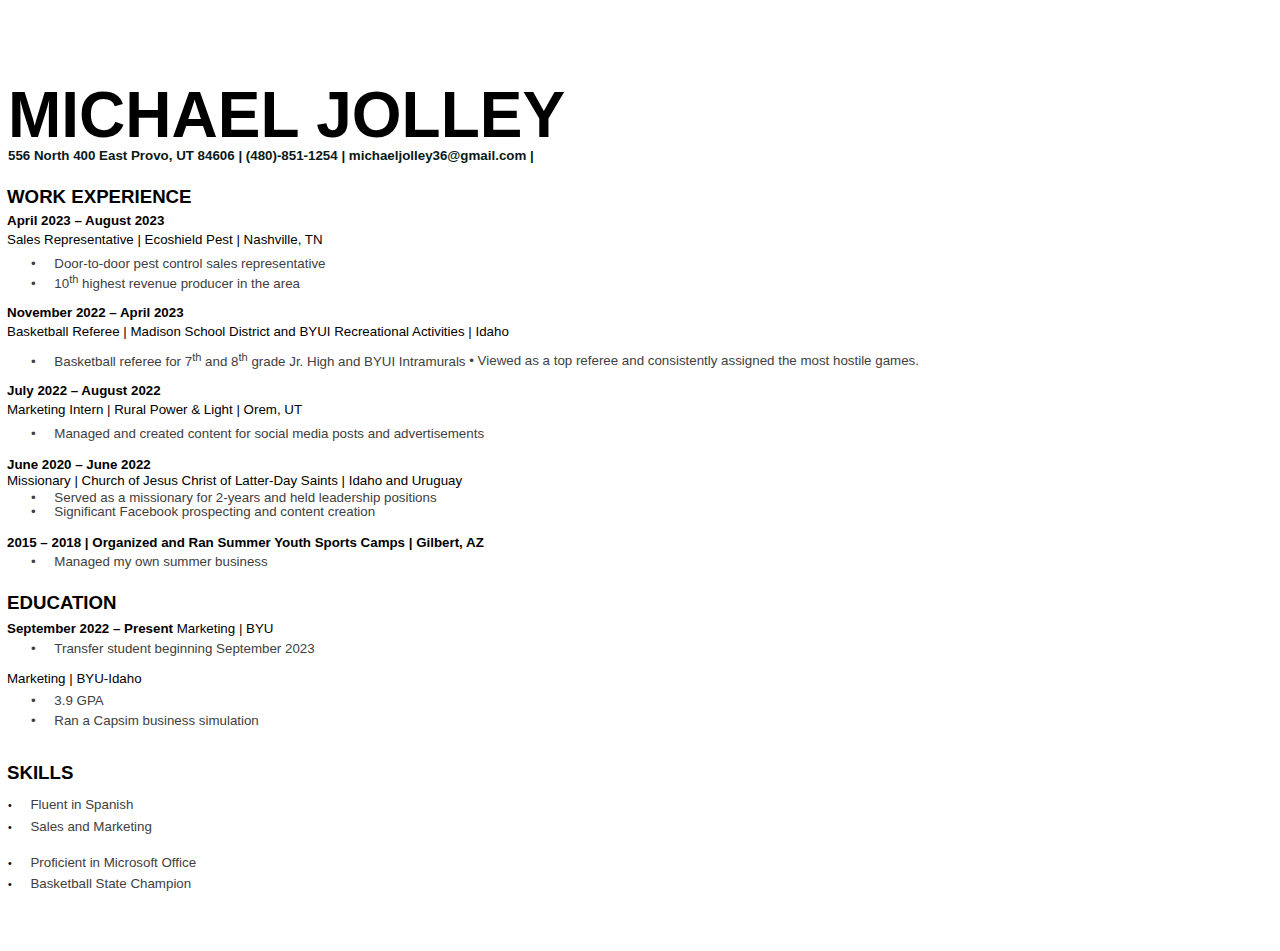
<file: assets/MichaelJolleyJobResume.htm>
<html xmlns:v="urn:schemas-microsoft-com:vml"
xmlns:o="urn:schemas-microsoft-com:office:office"
xmlns:w="urn:schemas-microsoft-com:office:word"
xmlns:dt="uuid:C2F41010-65B3-11d1-A29F-00AA00C14882"
xmlns:m="http://schemas.microsoft.com/office/2004/12/omml"
xmlns="http://www.w3.org/TR/REC-html40">

<head>
<meta http-equiv=Content-Type content="text/html; charset=windows-1252">
<meta name=ProgId content=Word.Document>
<meta name=Generator content="Microsoft Word 15">
<meta name=Originator content="Microsoft Word 15">
<link rel=File-List href="MichaelJolleyJobResume_files/filelist.xml">
<!--[if gte mso 9]><xml>
 <o:CustomDocumentProperties>
  <o:GrammarlyDocumentId dt:dt="string">4415391eabb5cda22d816a55eecb61affb1c24c6a5dd36c0f628c821781b643e</o:GrammarlyDocumentId>
 </o:CustomDocumentProperties>
</xml><![endif]-->
<link rel=themeData href="MichaelJolleyJobResume_files/themedata.thmx">
<link rel=colorSchemeMapping
href="MichaelJolleyJobResume_files/colorschememapping.xml">
<!--[if gte mso 9]><xml>
 <w:WordDocument>
  <w:HideSpellingErrors/>
  <w:HideGrammaticalErrors/>
  <w:SpellingState>Clean</w:SpellingState>
  <w:GrammarState>Clean</w:GrammarState>
  <w:TrackMoves>false</w:TrackMoves>
  <w:TrackFormatting/>
  <w:PunctuationKerning/>
  <w:ValidateAgainstSchemas/>
  <w:SaveIfXMLInvalid>false</w:SaveIfXMLInvalid>
  <w:IgnoreMixedContent>false</w:IgnoreMixedContent>
  <w:AlwaysShowPlaceholderText>false</w:AlwaysShowPlaceholderText>
  <w:DoNotPromoteQF/>
  <w:LidThemeOther>EN-US</w:LidThemeOther>
  <w:LidThemeAsian>X-NONE</w:LidThemeAsian>
  <w:LidThemeComplexScript>X-NONE</w:LidThemeComplexScript>
  <w:Compatibility>
   <w:BreakWrappedTables/>
   <w:SnapToGridInCell/>
   <w:WrapTextWithPunct/>
   <w:UseAsianBreakRules/>
   <w:DontGrowAutofit/>
   <w:SplitPgBreakAndParaMark/>
   <w:EnableOpenTypeKerning/>
   <w:DontFlipMirrorIndents/>
   <w:OverrideTableStyleHps/>
   <w:UseFELayout/>
  </w:Compatibility>
  <w:DoNotOptimizeForBrowser/>
  <m:mathPr>
   <m:mathFont m:val="Cambria Math"/>
   <m:brkBin m:val="before"/>
   <m:brkBinSub m:val="&#45;-"/>
   <m:smallFrac m:val="off"/>
   <m:dispDef/>
   <m:lMargin m:val="0"/>
   <m:rMargin m:val="0"/>
   <m:defJc m:val="centerGroup"/>
   <m:wrapIndent m:val="1440"/>
   <m:intLim m:val="subSup"/>
   <m:naryLim m:val="undOvr"/>
  </m:mathPr></w:WordDocument>
</xml><![endif]--><!--[if gte mso 9]><xml>
 <w:LatentStyles DefLockedState="false" DefUnhideWhenUsed="false"
  DefSemiHidden="false" DefQFormat="false" DefPriority="99"
  LatentStyleCount="376">
  <w:LsdException Locked="false" Priority="0" QFormat="true" Name="Normal"/>
  <w:LsdException Locked="false" Priority="9" QFormat="true" Name="heading 1"/>
  <w:LsdException Locked="false" Priority="9" SemiHidden="true"
   UnhideWhenUsed="true" QFormat="true" Name="heading 2"/>
  <w:LsdException Locked="false" Priority="9" SemiHidden="true"
   UnhideWhenUsed="true" QFormat="true" Name="heading 3"/>
  <w:LsdException Locked="false" Priority="9" SemiHidden="true"
   UnhideWhenUsed="true" QFormat="true" Name="heading 4"/>
  <w:LsdException Locked="false" Priority="9" SemiHidden="true"
   UnhideWhenUsed="true" QFormat="true" Name="heading 5"/>
  <w:LsdException Locked="false" Priority="9" SemiHidden="true"
   UnhideWhenUsed="true" QFormat="true" Name="heading 6"/>
  <w:LsdException Locked="false" Priority="9" SemiHidden="true"
   UnhideWhenUsed="true" QFormat="true" Name="heading 7"/>
  <w:LsdException Locked="false" Priority="9" SemiHidden="true"
   UnhideWhenUsed="true" QFormat="true" Name="heading 8"/>
  <w:LsdException Locked="false" Priority="9" SemiHidden="true"
   UnhideWhenUsed="true" QFormat="true" Name="heading 9"/>
  <w:LsdException Locked="false" SemiHidden="true" UnhideWhenUsed="true"
   Name="index 1"/>
  <w:LsdException Locked="false" SemiHidden="true" UnhideWhenUsed="true"
   Name="index 2"/>
  <w:LsdException Locked="false" SemiHidden="true" UnhideWhenUsed="true"
   Name="index 3"/>
  <w:LsdException Locked="false" SemiHidden="true" UnhideWhenUsed="true"
   Name="index 4"/>
  <w:LsdException Locked="false" SemiHidden="true" UnhideWhenUsed="true"
   Name="index 5"/>
  <w:LsdException Locked="false" SemiHidden="true" UnhideWhenUsed="true"
   Name="index 6"/>
  <w:LsdException Locked="false" SemiHidden="true" UnhideWhenUsed="true"
   Name="index 7"/>
  <w:LsdException Locked="false" SemiHidden="true" UnhideWhenUsed="true"
   Name="index 8"/>
  <w:LsdException Locked="false" SemiHidden="true" UnhideWhenUsed="true"
   Name="index 9"/>
  <w:LsdException Locked="false" Priority="39" SemiHidden="true"
   UnhideWhenUsed="true" Name="toc 1"/>
  <w:LsdException Locked="false" Priority="39" SemiHidden="true"
   UnhideWhenUsed="true" Name="toc 2"/>
  <w:LsdException Locked="false" Priority="39" SemiHidden="true"
   UnhideWhenUsed="true" Name="toc 3"/>
  <w:LsdException Locked="false" Priority="39" SemiHidden="true"
   UnhideWhenUsed="true" Name="toc 4"/>
  <w:LsdException Locked="false" Priority="39" SemiHidden="true"
   UnhideWhenUsed="true" Name="toc 5"/>
  <w:LsdException Locked="false" Priority="39" SemiHidden="true"
   UnhideWhenUsed="true" Name="toc 6"/>
  <w:LsdException Locked="false" Priority="39" SemiHidden="true"
   UnhideWhenUsed="true" Name="toc 7"/>
  <w:LsdException Locked="false" Priority="39" SemiHidden="true"
   UnhideWhenUsed="true" Name="toc 8"/>
  <w:LsdException Locked="false" Priority="39" SemiHidden="true"
   UnhideWhenUsed="true" Name="toc 9"/>
  <w:LsdException Locked="false" SemiHidden="true" UnhideWhenUsed="true"
   Name="Normal Indent"/>
  <w:LsdException Locked="false" SemiHidden="true" UnhideWhenUsed="true"
   Name="footnote text"/>
  <w:LsdException Locked="false" SemiHidden="true" UnhideWhenUsed="true"
   Name="annotation text"/>
  <w:LsdException Locked="false" SemiHidden="true" UnhideWhenUsed="true"
   Name="header"/>
  <w:LsdException Locked="false" SemiHidden="true" UnhideWhenUsed="true"
   Name="footer"/>
  <w:LsdException Locked="false" SemiHidden="true" UnhideWhenUsed="true"
   Name="index heading"/>
  <w:LsdException Locked="false" Priority="35" SemiHidden="true"
   UnhideWhenUsed="true" QFormat="true" Name="caption"/>
  <w:LsdException Locked="false" SemiHidden="true" UnhideWhenUsed="true"
   Name="table of figures"/>
  <w:LsdException Locked="false" SemiHidden="true" UnhideWhenUsed="true"
   Name="envelope address"/>
  <w:LsdException Locked="false" SemiHidden="true" UnhideWhenUsed="true"
   Name="envelope return"/>
  <w:LsdException Locked="false" SemiHidden="true" UnhideWhenUsed="true"
   Name="footnote reference"/>
  <w:LsdException Locked="false" SemiHidden="true" UnhideWhenUsed="true"
   Name="annotation reference"/>
  <w:LsdException Locked="false" SemiHidden="true" UnhideWhenUsed="true"
   Name="line number"/>
  <w:LsdException Locked="false" SemiHidden="true" UnhideWhenUsed="true"
   Name="page number"/>
  <w:LsdException Locked="false" SemiHidden="true" UnhideWhenUsed="true"
   Name="endnote reference"/>
  <w:LsdException Locked="false" SemiHidden="true" UnhideWhenUsed="true"
   Name="endnote text"/>
  <w:LsdException Locked="false" SemiHidden="true" UnhideWhenUsed="true"
   Name="table of authorities"/>
  <w:LsdException Locked="false" SemiHidden="true" UnhideWhenUsed="true"
   Name="macro"/>
  <w:LsdException Locked="false" SemiHidden="true" UnhideWhenUsed="true"
   Name="toa heading"/>
  <w:LsdException Locked="false" SemiHidden="true" UnhideWhenUsed="true"
   Name="List"/>
  <w:LsdException Locked="false" SemiHidden="true" UnhideWhenUsed="true"
   Name="List Bullet"/>
  <w:LsdException Locked="false" SemiHidden="true" UnhideWhenUsed="true"
   Name="List Number"/>
  <w:LsdException Locked="false" SemiHidden="true" UnhideWhenUsed="true"
   Name="List 2"/>
  <w:LsdException Locked="false" SemiHidden="true" UnhideWhenUsed="true"
   Name="List 3"/>
  <w:LsdException Locked="false" SemiHidden="true" UnhideWhenUsed="true"
   Name="List 4"/>
  <w:LsdException Locked="false" SemiHidden="true" UnhideWhenUsed="true"
   Name="List 5"/>
  <w:LsdException Locked="false" SemiHidden="true" UnhideWhenUsed="true"
   Name="List Bullet 2"/>
  <w:LsdException Locked="false" SemiHidden="true" UnhideWhenUsed="true"
   Name="List Bullet 3"/>
  <w:LsdException Locked="false" SemiHidden="true" UnhideWhenUsed="true"
   Name="List Bullet 4"/>
  <w:LsdException Locked="false" SemiHidden="true" UnhideWhenUsed="true"
   Name="List Bullet 5"/>
  <w:LsdException Locked="false" SemiHidden="true" UnhideWhenUsed="true"
   Name="List Number 2"/>
  <w:LsdException Locked="false" SemiHidden="true" UnhideWhenUsed="true"
   Name="List Number 3"/>
  <w:LsdException Locked="false" SemiHidden="true" UnhideWhenUsed="true"
   Name="List Number 4"/>
  <w:LsdException Locked="false" SemiHidden="true" UnhideWhenUsed="true"
   Name="List Number 5"/>
  <w:LsdException Locked="false" Priority="10" QFormat="true" Name="Title"/>
  <w:LsdException Locked="false" SemiHidden="true" UnhideWhenUsed="true"
   Name="Closing"/>
  <w:LsdException Locked="false" SemiHidden="true" UnhideWhenUsed="true"
   Name="Signature"/>
  <w:LsdException Locked="false" Priority="1" SemiHidden="true"
   UnhideWhenUsed="true" Name="Default Paragraph Font"/>
  <w:LsdException Locked="false" SemiHidden="true" UnhideWhenUsed="true"
   Name="Body Text"/>
  <w:LsdException Locked="false" SemiHidden="true" UnhideWhenUsed="true"
   Name="Body Text Indent"/>
  <w:LsdException Locked="false" SemiHidden="true" UnhideWhenUsed="true"
   Name="List Continue"/>
  <w:LsdException Locked="false" SemiHidden="true" UnhideWhenUsed="true"
   Name="List Continue 2"/>
  <w:LsdException Locked="false" SemiHidden="true" UnhideWhenUsed="true"
   Name="List Continue 3"/>
  <w:LsdException Locked="false" SemiHidden="true" UnhideWhenUsed="true"
   Name="List Continue 4"/>
  <w:LsdException Locked="false" SemiHidden="true" UnhideWhenUsed="true"
   Name="List Continue 5"/>
  <w:LsdException Locked="false" SemiHidden="true" UnhideWhenUsed="true"
   Name="Message Header"/>
  <w:LsdException Locked="false" Priority="11" QFormat="true" Name="Subtitle"/>
  <w:LsdException Locked="false" SemiHidden="true" UnhideWhenUsed="true"
   Name="Salutation"/>
  <w:LsdException Locked="false" SemiHidden="true" UnhideWhenUsed="true"
   Name="Date"/>
  <w:LsdException Locked="false" SemiHidden="true" UnhideWhenUsed="true"
   Name="Body Text First Indent"/>
  <w:LsdException Locked="false" SemiHidden="true" UnhideWhenUsed="true"
   Name="Body Text First Indent 2"/>
  <w:LsdException Locked="false" SemiHidden="true" UnhideWhenUsed="true"
   Name="Note Heading"/>
  <w:LsdException Locked="false" SemiHidden="true" UnhideWhenUsed="true"
   Name="Body Text 2"/>
  <w:LsdException Locked="false" SemiHidden="true" UnhideWhenUsed="true"
   Name="Body Text 3"/>
  <w:LsdException Locked="false" SemiHidden="true" UnhideWhenUsed="true"
   Name="Body Text Indent 2"/>
  <w:LsdException Locked="false" SemiHidden="true" UnhideWhenUsed="true"
   Name="Body Text Indent 3"/>
  <w:LsdException Locked="false" SemiHidden="true" UnhideWhenUsed="true"
   Name="Block Text"/>
  <w:LsdException Locked="false" SemiHidden="true" UnhideWhenUsed="true"
   Name="Hyperlink"/>
  <w:LsdException Locked="false" SemiHidden="true" UnhideWhenUsed="true"
   Name="FollowedHyperlink"/>
  <w:LsdException Locked="false" Priority="22" QFormat="true" Name="Strong"/>
  <w:LsdException Locked="false" Priority="20" QFormat="true" Name="Emphasis"/>
  <w:LsdException Locked="false" SemiHidden="true" UnhideWhenUsed="true"
   Name="Document Map"/>
  <w:LsdException Locked="false" SemiHidden="true" UnhideWhenUsed="true"
   Name="Plain Text"/>
  <w:LsdException Locked="false" SemiHidden="true" UnhideWhenUsed="true"
   Name="E-mail Signature"/>
  <w:LsdException Locked="false" SemiHidden="true" UnhideWhenUsed="true"
   Name="HTML Top of Form"/>
  <w:LsdException Locked="false" SemiHidden="true" UnhideWhenUsed="true"
   Name="HTML Bottom of Form"/>
  <w:LsdException Locked="false" SemiHidden="true" UnhideWhenUsed="true"
   Name="Normal (Web)"/>
  <w:LsdException Locked="false" SemiHidden="true" UnhideWhenUsed="true"
   Name="HTML Acronym"/>
  <w:LsdException Locked="false" SemiHidden="true" UnhideWhenUsed="true"
   Name="HTML Address"/>
  <w:LsdException Locked="false" SemiHidden="true" UnhideWhenUsed="true"
   Name="HTML Cite"/>
  <w:LsdException Locked="false" SemiHidden="true" UnhideWhenUsed="true"
   Name="HTML Code"/>
  <w:LsdException Locked="false" SemiHidden="true" UnhideWhenUsed="true"
   Name="HTML Definition"/>
  <w:LsdException Locked="false" SemiHidden="true" UnhideWhenUsed="true"
   Name="HTML Keyboard"/>
  <w:LsdException Locked="false" SemiHidden="true" UnhideWhenUsed="true"
   Name="HTML Preformatted"/>
  <w:LsdException Locked="false" SemiHidden="true" UnhideWhenUsed="true"
   Name="HTML Sample"/>
  <w:LsdException Locked="false" SemiHidden="true" UnhideWhenUsed="true"
   Name="HTML Typewriter"/>
  <w:LsdException Locked="false" SemiHidden="true" UnhideWhenUsed="true"
   Name="HTML Variable"/>
  <w:LsdException Locked="false" SemiHidden="true" UnhideWhenUsed="true"
   Name="Normal Table"/>
  <w:LsdException Locked="false" SemiHidden="true" UnhideWhenUsed="true"
   Name="annotation subject"/>
  <w:LsdException Locked="false" SemiHidden="true" UnhideWhenUsed="true"
   Name="No List"/>
  <w:LsdException Locked="false" SemiHidden="true" UnhideWhenUsed="true"
   Name="Outline List 1"/>
  <w:LsdException Locked="false" SemiHidden="true" UnhideWhenUsed="true"
   Name="Outline List 2"/>
  <w:LsdException Locked="false" SemiHidden="true" UnhideWhenUsed="true"
   Name="Outline List 3"/>
  <w:LsdException Locked="false" SemiHidden="true" UnhideWhenUsed="true"
   Name="Table Simple 1"/>
  <w:LsdException Locked="false" SemiHidden="true" UnhideWhenUsed="true"
   Name="Table Simple 2"/>
  <w:LsdException Locked="false" SemiHidden="true" UnhideWhenUsed="true"
   Name="Table Simple 3"/>
  <w:LsdException Locked="false" SemiHidden="true" UnhideWhenUsed="true"
   Name="Table Classic 1"/>
  <w:LsdException Locked="false" SemiHidden="true" UnhideWhenUsed="true"
   Name="Table Classic 2"/>
  <w:LsdException Locked="false" SemiHidden="true" UnhideWhenUsed="true"
   Name="Table Classic 3"/>
  <w:LsdException Locked="false" SemiHidden="true" UnhideWhenUsed="true"
   Name="Table Classic 4"/>
  <w:LsdException Locked="false" SemiHidden="true" UnhideWhenUsed="true"
   Name="Table Colorful 1"/>
  <w:LsdException Locked="false" SemiHidden="true" UnhideWhenUsed="true"
   Name="Table Colorful 2"/>
  <w:LsdException Locked="false" SemiHidden="true" UnhideWhenUsed="true"
   Name="Table Colorful 3"/>
  <w:LsdException Locked="false" SemiHidden="true" UnhideWhenUsed="true"
   Name="Table Columns 1"/>
  <w:LsdException Locked="false" SemiHidden="true" UnhideWhenUsed="true"
   Name="Table Columns 2"/>
  <w:LsdException Locked="false" SemiHidden="true" UnhideWhenUsed="true"
   Name="Table Columns 3"/>
  <w:LsdException Locked="false" SemiHidden="true" UnhideWhenUsed="true"
   Name="Table Columns 4"/>
  <w:LsdException Locked="false" SemiHidden="true" UnhideWhenUsed="true"
   Name="Table Columns 5"/>
  <w:LsdException Locked="false" SemiHidden="true" UnhideWhenUsed="true"
   Name="Table Grid 1"/>
  <w:LsdException Locked="false" SemiHidden="true" UnhideWhenUsed="true"
   Name="Table Grid 2"/>
  <w:LsdException Locked="false" SemiHidden="true" UnhideWhenUsed="true"
   Name="Table Grid 3"/>
  <w:LsdException Locked="false" SemiHidden="true" UnhideWhenUsed="true"
   Name="Table Grid 4"/>
  <w:LsdException Locked="false" SemiHidden="true" UnhideWhenUsed="true"
   Name="Table Grid 5"/>
  <w:LsdException Locked="false" SemiHidden="true" UnhideWhenUsed="true"
   Name="Table Grid 6"/>
  <w:LsdException Locked="false" SemiHidden="true" UnhideWhenUsed="true"
   Name="Table Grid 7"/>
  <w:LsdException Locked="false" SemiHidden="true" UnhideWhenUsed="true"
   Name="Table Grid 8"/>
  <w:LsdException Locked="false" SemiHidden="true" UnhideWhenUsed="true"
   Name="Table List 1"/>
  <w:LsdException Locked="false" SemiHidden="true" UnhideWhenUsed="true"
   Name="Table List 2"/>
  <w:LsdException Locked="false" SemiHidden="true" UnhideWhenUsed="true"
   Name="Table List 3"/>
  <w:LsdException Locked="false" SemiHidden="true" UnhideWhenUsed="true"
   Name="Table List 4"/>
  <w:LsdException Locked="false" SemiHidden="true" UnhideWhenUsed="true"
   Name="Table List 5"/>
  <w:LsdException Locked="false" SemiHidden="true" UnhideWhenUsed="true"
   Name="Table List 6"/>
  <w:LsdException Locked="false" SemiHidden="true" UnhideWhenUsed="true"
   Name="Table List 7"/>
  <w:LsdException Locked="false" SemiHidden="true" UnhideWhenUsed="true"
   Name="Table List 8"/>
  <w:LsdException Locked="false" SemiHidden="true" UnhideWhenUsed="true"
   Name="Table 3D effects 1"/>
  <w:LsdException Locked="false" SemiHidden="true" UnhideWhenUsed="true"
   Name="Table 3D effects 2"/>
  <w:LsdException Locked="false" SemiHidden="true" UnhideWhenUsed="true"
   Name="Table 3D effects 3"/>
  <w:LsdException Locked="false" SemiHidden="true" UnhideWhenUsed="true"
   Name="Table Contemporary"/>
  <w:LsdException Locked="false" SemiHidden="true" UnhideWhenUsed="true"
   Name="Table Elegant"/>
  <w:LsdException Locked="false" SemiHidden="true" UnhideWhenUsed="true"
   Name="Table Professional"/>
  <w:LsdException Locked="false" SemiHidden="true" UnhideWhenUsed="true"
   Name="Table Subtle 1"/>
  <w:LsdException Locked="false" SemiHidden="true" UnhideWhenUsed="true"
   Name="Table Subtle 2"/>
  <w:LsdException Locked="false" SemiHidden="true" UnhideWhenUsed="true"
   Name="Table Web 1"/>
  <w:LsdException Locked="false" SemiHidden="true" UnhideWhenUsed="true"
   Name="Table Web 2"/>
  <w:LsdException Locked="false" SemiHidden="true" UnhideWhenUsed="true"
   Name="Table Web 3"/>
  <w:LsdException Locked="false" SemiHidden="true" UnhideWhenUsed="true"
   Name="Balloon Text"/>
  <w:LsdException Locked="false" Priority="39" Name="Table Grid"/>
  <w:LsdException Locked="false" SemiHidden="true" UnhideWhenUsed="true"
   Name="Table Theme"/>
  <w:LsdException Locked="false" SemiHidden="true" Name="Placeholder Text"/>
  <w:LsdException Locked="false" Priority="1" QFormat="true" Name="No Spacing"/>
  <w:LsdException Locked="false" Priority="60" Name="Light Shading"/>
  <w:LsdException Locked="false" Priority="61" Name="Light List"/>
  <w:LsdException Locked="false" Priority="62" Name="Light Grid"/>
  <w:LsdException Locked="false" Priority="63" Name="Medium Shading 1"/>
  <w:LsdException Locked="false" Priority="64" Name="Medium Shading 2"/>
  <w:LsdException Locked="false" Priority="65" Name="Medium List 1"/>
  <w:LsdException Locked="false" Priority="66" Name="Medium List 2"/>
  <w:LsdException Locked="false" Priority="67" Name="Medium Grid 1"/>
  <w:LsdException Locked="false" Priority="68" Name="Medium Grid 2"/>
  <w:LsdException Locked="false" Priority="69" Name="Medium Grid 3"/>
  <w:LsdException Locked="false" Priority="70" Name="Dark List"/>
  <w:LsdException Locked="false" Priority="71" Name="Colorful Shading"/>
  <w:LsdException Locked="false" Priority="72" Name="Colorful List"/>
  <w:LsdException Locked="false" Priority="73" Name="Colorful Grid"/>
  <w:LsdException Locked="false" Priority="60" Name="Light Shading Accent 1"/>
  <w:LsdException Locked="false" Priority="61" Name="Light List Accent 1"/>
  <w:LsdException Locked="false" Priority="62" Name="Light Grid Accent 1"/>
  <w:LsdException Locked="false" Priority="63" Name="Medium Shading 1 Accent 1"/>
  <w:LsdException Locked="false" Priority="64" Name="Medium Shading 2 Accent 1"/>
  <w:LsdException Locked="false" Priority="65" Name="Medium List 1 Accent 1"/>
  <w:LsdException Locked="false" SemiHidden="true" Name="Revision"/>
  <w:LsdException Locked="false" Priority="34" QFormat="true"
   Name="List Paragraph"/>
  <w:LsdException Locked="false" Priority="29" QFormat="true" Name="Quote"/>
  <w:LsdException Locked="false" Priority="30" QFormat="true"
   Name="Intense Quote"/>
  <w:LsdException Locked="false" Priority="66" Name="Medium List 2 Accent 1"/>
  <w:LsdException Locked="false" Priority="67" Name="Medium Grid 1 Accent 1"/>
  <w:LsdException Locked="false" Priority="68" Name="Medium Grid 2 Accent 1"/>
  <w:LsdException Locked="false" Priority="69" Name="Medium Grid 3 Accent 1"/>
  <w:LsdException Locked="false" Priority="70" Name="Dark List Accent 1"/>
  <w:LsdException Locked="false" Priority="71" Name="Colorful Shading Accent 1"/>
  <w:LsdException Locked="false" Priority="72" Name="Colorful List Accent 1"/>
  <w:LsdException Locked="false" Priority="73" Name="Colorful Grid Accent 1"/>
  <w:LsdException Locked="false" Priority="60" Name="Light Shading Accent 2"/>
  <w:LsdException Locked="false" Priority="61" Name="Light List Accent 2"/>
  <w:LsdException Locked="false" Priority="62" Name="Light Grid Accent 2"/>
  <w:LsdException Locked="false" Priority="63" Name="Medium Shading 1 Accent 2"/>
  <w:LsdException Locked="false" Priority="64" Name="Medium Shading 2 Accent 2"/>
  <w:LsdException Locked="false" Priority="65" Name="Medium List 1 Accent 2"/>
  <w:LsdException Locked="false" Priority="66" Name="Medium List 2 Accent 2"/>
  <w:LsdException Locked="false" Priority="67" Name="Medium Grid 1 Accent 2"/>
  <w:LsdException Locked="false" Priority="68" Name="Medium Grid 2 Accent 2"/>
  <w:LsdException Locked="false" Priority="69" Name="Medium Grid 3 Accent 2"/>
  <w:LsdException Locked="false" Priority="70" Name="Dark List Accent 2"/>
  <w:LsdException Locked="false" Priority="71" Name="Colorful Shading Accent 2"/>
  <w:LsdException Locked="false" Priority="72" Name="Colorful List Accent 2"/>
  <w:LsdException Locked="false" Priority="73" Name="Colorful Grid Accent 2"/>
  <w:LsdException Locked="false" Priority="60" Name="Light Shading Accent 3"/>
  <w:LsdException Locked="false" Priority="61" Name="Light List Accent 3"/>
  <w:LsdException Locked="false" Priority="62" Name="Light Grid Accent 3"/>
  <w:LsdException Locked="false" Priority="63" Name="Medium Shading 1 Accent 3"/>
  <w:LsdException Locked="false" Priority="64" Name="Medium Shading 2 Accent 3"/>
  <w:LsdException Locked="false" Priority="65" Name="Medium List 1 Accent 3"/>
  <w:LsdException Locked="false" Priority="66" Name="Medium List 2 Accent 3"/>
  <w:LsdException Locked="false" Priority="67" Name="Medium Grid 1 Accent 3"/>
  <w:LsdException Locked="false" Priority="68" Name="Medium Grid 2 Accent 3"/>
  <w:LsdException Locked="false" Priority="69" Name="Medium Grid 3 Accent 3"/>
  <w:LsdException Locked="false" Priority="70" Name="Dark List Accent 3"/>
  <w:LsdException Locked="false" Priority="71" Name="Colorful Shading Accent 3"/>
  <w:LsdException Locked="false" Priority="72" Name="Colorful List Accent 3"/>
  <w:LsdException Locked="false" Priority="73" Name="Colorful Grid Accent 3"/>
  <w:LsdException Locked="false" Priority="60" Name="Light Shading Accent 4"/>
  <w:LsdException Locked="false" Priority="61" Name="Light List Accent 4"/>
  <w:LsdException Locked="false" Priority="62" Name="Light Grid Accent 4"/>
  <w:LsdException Locked="false" Priority="63" Name="Medium Shading 1 Accent 4"/>
  <w:LsdException Locked="false" Priority="64" Name="Medium Shading 2 Accent 4"/>
  <w:LsdException Locked="false" Priority="65" Name="Medium List 1 Accent 4"/>
  <w:LsdException Locked="false" Priority="66" Name="Medium List 2 Accent 4"/>
  <w:LsdException Locked="false" Priority="67" Name="Medium Grid 1 Accent 4"/>
  <w:LsdException Locked="false" Priority="68" Name="Medium Grid 2 Accent 4"/>
  <w:LsdException Locked="false" Priority="69" Name="Medium Grid 3 Accent 4"/>
  <w:LsdException Locked="false" Priority="70" Name="Dark List Accent 4"/>
  <w:LsdException Locked="false" Priority="71" Name="Colorful Shading Accent 4"/>
  <w:LsdException Locked="false" Priority="72" Name="Colorful List Accent 4"/>
  <w:LsdException Locked="false" Priority="73" Name="Colorful Grid Accent 4"/>
  <w:LsdException Locked="false" Priority="60" Name="Light Shading Accent 5"/>
  <w:LsdException Locked="false" Priority="61" Name="Light List Accent 5"/>
  <w:LsdException Locked="false" Priority="62" Name="Light Grid Accent 5"/>
  <w:LsdException Locked="false" Priority="63" Name="Medium Shading 1 Accent 5"/>
  <w:LsdException Locked="false" Priority="64" Name="Medium Shading 2 Accent 5"/>
  <w:LsdException Locked="false" Priority="65" Name="Medium List 1 Accent 5"/>
  <w:LsdException Locked="false" Priority="66" Name="Medium List 2 Accent 5"/>
  <w:LsdException Locked="false" Priority="67" Name="Medium Grid 1 Accent 5"/>
  <w:LsdException Locked="false" Priority="68" Name="Medium Grid 2 Accent 5"/>
  <w:LsdException Locked="false" Priority="69" Name="Medium Grid 3 Accent 5"/>
  <w:LsdException Locked="false" Priority="70" Name="Dark List Accent 5"/>
  <w:LsdException Locked="false" Priority="71" Name="Colorful Shading Accent 5"/>
  <w:LsdException Locked="false" Priority="72" Name="Colorful List Accent 5"/>
  <w:LsdException Locked="false" Priority="73" Name="Colorful Grid Accent 5"/>
  <w:LsdException Locked="false" Priority="60" Name="Light Shading Accent 6"/>
  <w:LsdException Locked="false" Priority="61" Name="Light List Accent 6"/>
  <w:LsdException Locked="false" Priority="62" Name="Light Grid Accent 6"/>
  <w:LsdException Locked="false" Priority="63" Name="Medium Shading 1 Accent 6"/>
  <w:LsdException Locked="false" Priority="64" Name="Medium Shading 2 Accent 6"/>
  <w:LsdException Locked="false" Priority="65" Name="Medium List 1 Accent 6"/>
  <w:LsdException Locked="false" Priority="66" Name="Medium List 2 Accent 6"/>
  <w:LsdException Locked="false" Priority="67" Name="Medium Grid 1 Accent 6"/>
  <w:LsdException Locked="false" Priority="68" Name="Medium Grid 2 Accent 6"/>
  <w:LsdException Locked="false" Priority="69" Name="Medium Grid 3 Accent 6"/>
  <w:LsdException Locked="false" Priority="70" Name="Dark List Accent 6"/>
  <w:LsdException Locked="false" Priority="71" Name="Colorful Shading Accent 6"/>
  <w:LsdException Locked="false" Priority="72" Name="Colorful List Accent 6"/>
  <w:LsdException Locked="false" Priority="73" Name="Colorful Grid Accent 6"/>
  <w:LsdException Locked="false" Priority="19" QFormat="true"
   Name="Subtle Emphasis"/>
  <w:LsdException Locked="false" Priority="21" QFormat="true"
   Name="Intense Emphasis"/>
  <w:LsdException Locked="false" Priority="31" QFormat="true"
   Name="Subtle Reference"/>
  <w:LsdException Locked="false" Priority="32" QFormat="true"
   Name="Intense Reference"/>
  <w:LsdException Locked="false" Priority="33" QFormat="true" Name="Book Title"/>
  <w:LsdException Locked="false" Priority="37" SemiHidden="true"
   UnhideWhenUsed="true" Name="Bibliography"/>
  <w:LsdException Locked="false" Priority="39" SemiHidden="true"
   UnhideWhenUsed="true" QFormat="true" Name="TOC Heading"/>
  <w:LsdException Locked="false" Priority="41" Name="Plain Table 1"/>
  <w:LsdException Locked="false" Priority="42" Name="Plain Table 2"/>
  <w:LsdException Locked="false" Priority="43" Name="Plain Table 3"/>
  <w:LsdException Locked="false" Priority="44" Name="Plain Table 4"/>
  <w:LsdException Locked="false" Priority="45" Name="Plain Table 5"/>
  <w:LsdException Locked="false" Priority="40" Name="Grid Table Light"/>
  <w:LsdException Locked="false" Priority="46" Name="Grid Table 1 Light"/>
  <w:LsdException Locked="false" Priority="47" Name="Grid Table 2"/>
  <w:LsdException Locked="false" Priority="48" Name="Grid Table 3"/>
  <w:LsdException Locked="false" Priority="49" Name="Grid Table 4"/>
  <w:LsdException Locked="false" Priority="50" Name="Grid Table 5 Dark"/>
  <w:LsdException Locked="false" Priority="51" Name="Grid Table 6 Colorful"/>
  <w:LsdException Locked="false" Priority="52" Name="Grid Table 7 Colorful"/>
  <w:LsdException Locked="false" Priority="46"
   Name="Grid Table 1 Light Accent 1"/>
  <w:LsdException Locked="false" Priority="47" Name="Grid Table 2 Accent 1"/>
  <w:LsdException Locked="false" Priority="48" Name="Grid Table 3 Accent 1"/>
  <w:LsdException Locked="false" Priority="49" Name="Grid Table 4 Accent 1"/>
  <w:LsdException Locked="false" Priority="50" Name="Grid Table 5 Dark Accent 1"/>
  <w:LsdException Locked="false" Priority="51"
   Name="Grid Table 6 Colorful Accent 1"/>
  <w:LsdException Locked="false" Priority="52"
   Name="Grid Table 7 Colorful Accent 1"/>
  <w:LsdException Locked="false" Priority="46"
   Name="Grid Table 1 Light Accent 2"/>
  <w:LsdException Locked="false" Priority="47" Name="Grid Table 2 Accent 2"/>
  <w:LsdException Locked="false" Priority="48" Name="Grid Table 3 Accent 2"/>
  <w:LsdException Locked="false" Priority="49" Name="Grid Table 4 Accent 2"/>
  <w:LsdException Locked="false" Priority="50" Name="Grid Table 5 Dark Accent 2"/>
  <w:LsdException Locked="false" Priority="51"
   Name="Grid Table 6 Colorful Accent 2"/>
  <w:LsdException Locked="false" Priority="52"
   Name="Grid Table 7 Colorful Accent 2"/>
  <w:LsdException Locked="false" Priority="46"
   Name="Grid Table 1 Light Accent 3"/>
  <w:LsdException Locked="false" Priority="47" Name="Grid Table 2 Accent 3"/>
  <w:LsdException Locked="false" Priority="48" Name="Grid Table 3 Accent 3"/>
  <w:LsdException Locked="false" Priority="49" Name="Grid Table 4 Accent 3"/>
  <w:LsdException Locked="false" Priority="50" Name="Grid Table 5 Dark Accent 3"/>
  <w:LsdException Locked="false" Priority="51"
   Name="Grid Table 6 Colorful Accent 3"/>
  <w:LsdException Locked="false" Priority="52"
   Name="Grid Table 7 Colorful Accent 3"/>
  <w:LsdException Locked="false" Priority="46"
   Name="Grid Table 1 Light Accent 4"/>
  <w:LsdException Locked="false" Priority="47" Name="Grid Table 2 Accent 4"/>
  <w:LsdException Locked="false" Priority="48" Name="Grid Table 3 Accent 4"/>
  <w:LsdException Locked="false" Priority="49" Name="Grid Table 4 Accent 4"/>
  <w:LsdException Locked="false" Priority="50" Name="Grid Table 5 Dark Accent 4"/>
  <w:LsdException Locked="false" Priority="51"
   Name="Grid Table 6 Colorful Accent 4"/>
  <w:LsdException Locked="false" Priority="52"
   Name="Grid Table 7 Colorful Accent 4"/>
  <w:LsdException Locked="false" Priority="46"
   Name="Grid Table 1 Light Accent 5"/>
  <w:LsdException Locked="false" Priority="47" Name="Grid Table 2 Accent 5"/>
  <w:LsdException Locked="false" Priority="48" Name="Grid Table 3 Accent 5"/>
  <w:LsdException Locked="false" Priority="49" Name="Grid Table 4 Accent 5"/>
  <w:LsdException Locked="false" Priority="50" Name="Grid Table 5 Dark Accent 5"/>
  <w:LsdException Locked="false" Priority="51"
   Name="Grid Table 6 Colorful Accent 5"/>
  <w:LsdException Locked="false" Priority="52"
   Name="Grid Table 7 Colorful Accent 5"/>
  <w:LsdException Locked="false" Priority="46"
   Name="Grid Table 1 Light Accent 6"/>
  <w:LsdException Locked="false" Priority="47" Name="Grid Table 2 Accent 6"/>
  <w:LsdException Locked="false" Priority="48" Name="Grid Table 3 Accent 6"/>
  <w:LsdException Locked="false" Priority="49" Name="Grid Table 4 Accent 6"/>
  <w:LsdException Locked="false" Priority="50" Name="Grid Table 5 Dark Accent 6"/>
  <w:LsdException Locked="false" Priority="51"
   Name="Grid Table 6 Colorful Accent 6"/>
  <w:LsdException Locked="false" Priority="52"
   Name="Grid Table 7 Colorful Accent 6"/>
  <w:LsdException Locked="false" Priority="46" Name="List Table 1 Light"/>
  <w:LsdException Locked="false" Priority="47" Name="List Table 2"/>
  <w:LsdException Locked="false" Priority="48" Name="List Table 3"/>
  <w:LsdException Locked="false" Priority="49" Name="List Table 4"/>
  <w:LsdException Locked="false" Priority="50" Name="List Table 5 Dark"/>
  <w:LsdException Locked="false" Priority="51" Name="List Table 6 Colorful"/>
  <w:LsdException Locked="false" Priority="52" Name="List Table 7 Colorful"/>
  <w:LsdException Locked="false" Priority="46"
   Name="List Table 1 Light Accent 1"/>
  <w:LsdException Locked="false" Priority="47" Name="List Table 2 Accent 1"/>
  <w:LsdException Locked="false" Priority="48" Name="List Table 3 Accent 1"/>
  <w:LsdException Locked="false" Priority="49" Name="List Table 4 Accent 1"/>
  <w:LsdException Locked="false" Priority="50" Name="List Table 5 Dark Accent 1"/>
  <w:LsdException Locked="false" Priority="51"
   Name="List Table 6 Colorful Accent 1"/>
  <w:LsdException Locked="false" Priority="52"
   Name="List Table 7 Colorful Accent 1"/>
  <w:LsdException Locked="false" Priority="46"
   Name="List Table 1 Light Accent 2"/>
  <w:LsdException Locked="false" Priority="47" Name="List Table 2 Accent 2"/>
  <w:LsdException Locked="false" Priority="48" Name="List Table 3 Accent 2"/>
  <w:LsdException Locked="false" Priority="49" Name="List Table 4 Accent 2"/>
  <w:LsdException Locked="false" Priority="50" Name="List Table 5 Dark Accent 2"/>
  <w:LsdException Locked="false" Priority="51"
   Name="List Table 6 Colorful Accent 2"/>
  <w:LsdException Locked="false" Priority="52"
   Name="List Table 7 Colorful Accent 2"/>
  <w:LsdException Locked="false" Priority="46"
   Name="List Table 1 Light Accent 3"/>
  <w:LsdException Locked="false" Priority="47" Name="List Table 2 Accent 3"/>
  <w:LsdException Locked="false" Priority="48" Name="List Table 3 Accent 3"/>
  <w:LsdException Locked="false" Priority="49" Name="List Table 4 Accent 3"/>
  <w:LsdException Locked="false" Priority="50" Name="List Table 5 Dark Accent 3"/>
  <w:LsdException Locked="false" Priority="51"
   Name="List Table 6 Colorful Accent 3"/>
  <w:LsdException Locked="false" Priority="52"
   Name="List Table 7 Colorful Accent 3"/>
  <w:LsdException Locked="false" Priority="46"
   Name="List Table 1 Light Accent 4"/>
  <w:LsdException Locked="false" Priority="47" Name="List Table 2 Accent 4"/>
  <w:LsdException Locked="false" Priority="48" Name="List Table 3 Accent 4"/>
  <w:LsdException Locked="false" Priority="49" Name="List Table 4 Accent 4"/>
  <w:LsdException Locked="false" Priority="50" Name="List Table 5 Dark Accent 4"/>
  <w:LsdException Locked="false" Priority="51"
   Name="List Table 6 Colorful Accent 4"/>
  <w:LsdException Locked="false" Priority="52"
   Name="List Table 7 Colorful Accent 4"/>
  <w:LsdException Locked="false" Priority="46"
   Name="List Table 1 Light Accent 5"/>
  <w:LsdException Locked="false" Priority="47" Name="List Table 2 Accent 5"/>
  <w:LsdException Locked="false" Priority="48" Name="List Table 3 Accent 5"/>
  <w:LsdException Locked="false" Priority="49" Name="List Table 4 Accent 5"/>
  <w:LsdException Locked="false" Priority="50" Name="List Table 5 Dark Accent 5"/>
  <w:LsdException Locked="false" Priority="51"
   Name="List Table 6 Colorful Accent 5"/>
  <w:LsdException Locked="false" Priority="52"
   Name="List Table 7 Colorful Accent 5"/>
  <w:LsdException Locked="false" Priority="46"
   Name="List Table 1 Light Accent 6"/>
  <w:LsdException Locked="false" Priority="47" Name="List Table 2 Accent 6"/>
  <w:LsdException Locked="false" Priority="48" Name="List Table 3 Accent 6"/>
  <w:LsdException Locked="false" Priority="49" Name="List Table 4 Accent 6"/>
  <w:LsdException Locked="false" Priority="50" Name="List Table 5 Dark Accent 6"/>
  <w:LsdException Locked="false" Priority="51"
   Name="List Table 6 Colorful Accent 6"/>
  <w:LsdException Locked="false" Priority="52"
   Name="List Table 7 Colorful Accent 6"/>
  <w:LsdException Locked="false" SemiHidden="true" UnhideWhenUsed="true"
   Name="Mention"/>
  <w:LsdException Locked="false" SemiHidden="true" UnhideWhenUsed="true"
   Name="Smart Hyperlink"/>
  <w:LsdException Locked="false" SemiHidden="true" UnhideWhenUsed="true"
   Name="Hashtag"/>
  <w:LsdException Locked="false" SemiHidden="true" UnhideWhenUsed="true"
   Name="Unresolved Mention"/>
  <w:LsdException Locked="false" SemiHidden="true" UnhideWhenUsed="true"
   Name="Smart Link"/>
 </w:LatentStyles>
</xml><![endif]-->
<style>
<!--
 /* Font Definitions */
 @font-face
	{font-family:Wingdings;
	panose-1:5 0 0 0 0 0 0 0 0 0;
	mso-font-charset:2;
	mso-generic-font-family:auto;
	mso-font-pitch:variable;
	mso-font-signature:0 268435456 0 0 -2147483648 0;}
@font-face
	{font-family:"Cambria Math";
	panose-1:2 4 5 3 5 4 6 3 2 4;
	mso-font-charset:0;
	mso-generic-font-family:roman;
	mso-font-pitch:variable;
	mso-font-signature:-536869121 1107305727 33554432 0 415 0;}
@font-face
	{font-family:Calibri;
	panose-1:2 15 5 2 2 2 4 3 2 4;
	mso-font-charset:0;
	mso-generic-font-family:swiss;
	mso-font-pitch:variable;
	mso-font-signature:-469750017 -1040178053 9 0 511 0;}
@font-face
	{font-family:"Segoe UI Symbol";
	panose-1:2 11 5 2 4 2 4 2 2 3;
	mso-font-charset:0;
	mso-generic-font-family:swiss;
	mso-font-pitch:variable;
	mso-font-signature:-2147483165 302055407 262144 0 1 0;}
 /* Style Definitions */
 p.MsoNormal, li.MsoNormal, div.MsoNormal
	{mso-style-unhide:no;
	mso-style-qformat:yes;
	mso-style-parent:"";
	margin-top:0in;
	margin-right:0in;
	margin-bottom:8.0pt;
	margin-left:0in;
	line-height:107%;
	mso-pagination:widow-orphan;
	font-size:11.0pt;
	mso-bidi-font-size:12.0pt;
	font-family:"Calibri",sans-serif;
	mso-fareast-font-family:Calibri;
	color:black;
	mso-font-kerning:1.0pt;
	mso-ligatures:standardcontextual;}
h1
	{mso-style-priority:9;
	mso-style-unhide:no;
	mso-style-qformat:yes;
	mso-style-parent:"";
	mso-style-link:"Heading 1 Char";
	mso-style-next:Normal;
	margin-top:0in;
	margin-right:0in;
	margin-bottom:5.15pt;
	margin-left:.5pt;
	text-indent:-.5pt;
	line-height:107%;
	mso-pagination:widow-orphan lines-together;
	page-break-after:avoid;
	mso-outline-level:1;
	font-size:14.0pt;
	mso-bidi-font-size:12.0pt;
	font-family:"Arial",sans-serif;
	mso-fareast-font-family:Arial;
	color:black;
	mso-font-kerning:1.0pt;
	mso-ligatures:standardcontextual;
	mso-bidi-font-weight:normal;}
p.MsoListParagraph, li.MsoListParagraph, div.MsoListParagraph
	{mso-style-priority:34;
	mso-style-unhide:no;
	mso-style-qformat:yes;
	margin-top:0in;
	margin-right:0in;
	margin-bottom:8.0pt;
	margin-left:.5in;
	mso-add-space:auto;
	line-height:107%;
	mso-pagination:widow-orphan;
	font-size:11.0pt;
	mso-bidi-font-size:12.0pt;
	font-family:"Calibri",sans-serif;
	mso-fareast-font-family:Calibri;
	color:black;
	mso-font-kerning:1.0pt;
	mso-ligatures:standardcontextual;}
p.MsoListParagraphCxSpFirst, li.MsoListParagraphCxSpFirst, div.MsoListParagraphCxSpFirst
	{mso-style-priority:34;
	mso-style-unhide:no;
	mso-style-qformat:yes;
	mso-style-type:export-only;
	margin-top:0in;
	margin-right:0in;
	margin-bottom:0in;
	margin-left:.5in;
	mso-add-space:auto;
	line-height:107%;
	mso-pagination:widow-orphan;
	font-size:11.0pt;
	mso-bidi-font-size:12.0pt;
	font-family:"Calibri",sans-serif;
	mso-fareast-font-family:Calibri;
	color:black;
	mso-font-kerning:1.0pt;
	mso-ligatures:standardcontextual;}
p.MsoListParagraphCxSpMiddle, li.MsoListParagraphCxSpMiddle, div.MsoListParagraphCxSpMiddle
	{mso-style-priority:34;
	mso-style-unhide:no;
	mso-style-qformat:yes;
	mso-style-type:export-only;
	margin-top:0in;
	margin-right:0in;
	margin-bottom:0in;
	margin-left:.5in;
	mso-add-space:auto;
	line-height:107%;
	mso-pagination:widow-orphan;
	font-size:11.0pt;
	mso-bidi-font-size:12.0pt;
	font-family:"Calibri",sans-serif;
	mso-fareast-font-family:Calibri;
	color:black;
	mso-font-kerning:1.0pt;
	mso-ligatures:standardcontextual;}
p.MsoListParagraphCxSpLast, li.MsoListParagraphCxSpLast, div.MsoListParagraphCxSpLast
	{mso-style-priority:34;
	mso-style-unhide:no;
	mso-style-qformat:yes;
	mso-style-type:export-only;
	margin-top:0in;
	margin-right:0in;
	margin-bottom:8.0pt;
	margin-left:.5in;
	mso-add-space:auto;
	line-height:107%;
	mso-pagination:widow-orphan;
	font-size:11.0pt;
	mso-bidi-font-size:12.0pt;
	font-family:"Calibri",sans-serif;
	mso-fareast-font-family:Calibri;
	color:black;
	mso-font-kerning:1.0pt;
	mso-ligatures:standardcontextual;}
span.Heading1Char
	{mso-style-name:"Heading 1 Char";
	mso-style-unhide:no;
	mso-style-locked:yes;
	mso-style-parent:"";
	mso-style-link:"Heading 1";
	mso-ansi-font-size:14.0pt;
	font-family:"Arial",sans-serif;
	mso-ascii-font-family:Arial;
	mso-fareast-font-family:Arial;
	mso-hansi-font-family:Arial;
	mso-bidi-font-family:Arial;
	color:black;
	font-weight:bold;
	mso-bidi-font-weight:normal;}
span.GramE
	{mso-style-name:"";
	mso-gram-e:yes;}
.MsoChpDefault
	{mso-style-type:export-only;
	mso-default-props:yes;
	font-size:12.0pt;
	mso-ansi-font-size:12.0pt;
	mso-bidi-font-size:12.0pt;
	mso-ascii-font-family:Aptos;
	mso-ascii-theme-font:minor-latin;
	mso-fareast-font-family:"Times New Roman";
	mso-fareast-theme-font:minor-fareast;
	mso-hansi-font-family:Aptos;
	mso-hansi-theme-font:minor-latin;
	mso-bidi-font-family:"Times New Roman";
	mso-bidi-theme-font:minor-bidi;}
.MsoPapDefault
	{mso-style-type:export-only;
	margin-bottom:8.0pt;
	line-height:115%;}
@page WordSection1
	{size:8.5in 11.0in;
	margin:56.05pt 109.5pt 1.0in 72.05pt;
	mso-header-margin:.5in;
	mso-footer-margin:.5in;
	mso-paper-source:0;}
div.WordSection1
	{page:WordSection1;}
@page WordSection2
	{size:8.5in 11.0in;
	margin:1.0in 1.0in 1.0in 72.05pt;
	mso-header-margin:.5in;
	mso-footer-margin:.5in;
	mso-columns:2 not-even 235.25pt 57.4pt 175.3pt;
	mso-paper-source:0;}
div.WordSection2
	{page:WordSection2;}
@page WordSection3
	{size:8.5in 11.0in;
	margin:1.0in 1.0in 1.0in 1.0in;
	mso-header-margin:.5in;
	mso-footer-margin:.5in;
	mso-paper-source:0;}
div.WordSection3
	{page:WordSection3;}
 /* List Definitions */
 @list l0
	{mso-list-id:207835623;
	mso-list-type:hybrid;
	mso-list-template-ids:-1076345090 67698689 67698691 67698693 67698689 67698691 67698693 67698689 67698691 67698693;}
@list l0:level1
	{mso-level-number-format:bullet;
	mso-level-text:\F0B7;
	mso-level-tab-stop:none;
	mso-level-number-position:left;
	margin-left:35.25pt;
	text-indent:-.25in;
	font-family:Symbol;}
@list l0:level2
	{mso-level-number-format:bullet;
	mso-level-text:o;
	mso-level-tab-stop:none;
	mso-level-number-position:left;
	margin-left:71.25pt;
	text-indent:-.25in;
	font-family:"Courier New";}
@list l0:level3
	{mso-level-number-format:bullet;
	mso-level-text:\F0A7;
	mso-level-tab-stop:none;
	mso-level-number-position:left;
	margin-left:107.25pt;
	text-indent:-.25in;
	font-family:Wingdings;}
@list l0:level4
	{mso-level-number-format:bullet;
	mso-level-text:\F0B7;
	mso-level-tab-stop:none;
	mso-level-number-position:left;
	margin-left:143.25pt;
	text-indent:-.25in;
	font-family:Symbol;}
@list l0:level5
	{mso-level-number-format:bullet;
	mso-level-text:o;
	mso-level-tab-stop:none;
	mso-level-number-position:left;
	margin-left:179.25pt;
	text-indent:-.25in;
	font-family:"Courier New";}
@list l0:level6
	{mso-level-number-format:bullet;
	mso-level-text:\F0A7;
	mso-level-tab-stop:none;
	mso-level-number-position:left;
	margin-left:215.25pt;
	text-indent:-.25in;
	font-family:Wingdings;}
@list l0:level7
	{mso-level-number-format:bullet;
	mso-level-text:\F0B7;
	mso-level-tab-stop:none;
	mso-level-number-position:left;
	margin-left:251.25pt;
	text-indent:-.25in;
	font-family:Symbol;}
@list l0:level8
	{mso-level-number-format:bullet;
	mso-level-text:o;
	mso-level-tab-stop:none;
	mso-level-number-position:left;
	margin-left:287.25pt;
	text-indent:-.25in;
	font-family:"Courier New";}
@list l0:level9
	{mso-level-number-format:bullet;
	mso-level-text:\F0A7;
	mso-level-tab-stop:none;
	mso-level-number-position:left;
	margin-left:323.25pt;
	text-indent:-.25in;
	font-family:Wingdings;}
@list l1
	{mso-list-id:1227958048;
	mso-list-type:hybrid;
	mso-list-template-ids:1428848356 1972111612 410142732 1278763122 1878438648 2033378874 -977749852 -332517670 -255970238 1290020520;}
@list l1:level1
	{mso-level-number-format:bullet;
	mso-level-text:�;
	mso-level-tab-stop:none;
	mso-level-number-position:left;
	margin-left:.25in;
	text-indent:0in;
	mso-ansi-font-size:8.0pt;
	mso-bidi-font-size:8.0pt;
	mso-ascii-font-family:Arial;
	mso-fareast-font-family:Arial;
	mso-hansi-font-family:Arial;
	mso-bidi-font-family:Arial;
	color:black;
	border:none;
	mso-ansi-font-weight:normal;
	mso-ansi-font-style:normal;
	text-underline:black;
	text-decoration:none;
	text-underline:none;
	text-decoration:none;
	text-line-through:none;
	vertical-align:baseline;}
@list l1:level2
	{mso-level-number-format:bullet;
	mso-level-text:o;
	mso-level-tab-stop:none;
	mso-level-number-position:left;
	margin-left:.75in;
	text-indent:0in;
	mso-ansi-font-size:8.0pt;
	mso-bidi-font-size:8.0pt;
	mso-ascii-font-family:"Segoe UI Symbol";
	mso-fareast-font-family:"Segoe UI Symbol";
	mso-hansi-font-family:"Segoe UI Symbol";
	mso-bidi-font-family:"Segoe UI Symbol";
	color:black;
	border:none;
	mso-ansi-font-weight:normal;
	mso-ansi-font-style:normal;
	text-underline:black;
	text-decoration:none;
	text-underline:none;
	text-decoration:none;
	text-line-through:none;
	vertical-align:baseline;}
@list l1:level3
	{mso-level-number-format:bullet;
	mso-level-text:\25AA;
	mso-level-tab-stop:none;
	mso-level-number-position:left;
	margin-left:1.25in;
	text-indent:0in;
	mso-ansi-font-size:8.0pt;
	mso-bidi-font-size:8.0pt;
	mso-ascii-font-family:"Segoe UI Symbol";
	mso-fareast-font-family:"Segoe UI Symbol";
	mso-hansi-font-family:"Segoe UI Symbol";
	mso-bidi-font-family:"Segoe UI Symbol";
	color:black;
	border:none;
	mso-ansi-font-weight:normal;
	mso-ansi-font-style:normal;
	text-underline:black;
	text-decoration:none;
	text-underline:none;
	text-decoration:none;
	text-line-through:none;
	vertical-align:baseline;}
@list l1:level4
	{mso-level-number-format:bullet;
	mso-level-text:�;
	mso-level-tab-stop:none;
	mso-level-number-position:left;
	margin-left:1.75in;
	text-indent:0in;
	mso-ansi-font-size:8.0pt;
	mso-bidi-font-size:8.0pt;
	mso-ascii-font-family:Arial;
	mso-fareast-font-family:Arial;
	mso-hansi-font-family:Arial;
	mso-bidi-font-family:Arial;
	color:black;
	border:none;
	mso-ansi-font-weight:normal;
	mso-ansi-font-style:normal;
	text-underline:black;
	text-decoration:none;
	text-underline:none;
	text-decoration:none;
	text-line-through:none;
	vertical-align:baseline;}
@list l1:level5
	{mso-level-number-format:bullet;
	mso-level-text:o;
	mso-level-tab-stop:none;
	mso-level-number-position:left;
	margin-left:2.25in;
	text-indent:0in;
	mso-ansi-font-size:8.0pt;
	mso-bidi-font-size:8.0pt;
	mso-ascii-font-family:"Segoe UI Symbol";
	mso-fareast-font-family:"Segoe UI Symbol";
	mso-hansi-font-family:"Segoe UI Symbol";
	mso-bidi-font-family:"Segoe UI Symbol";
	color:black;
	border:none;
	mso-ansi-font-weight:normal;
	mso-ansi-font-style:normal;
	text-underline:black;
	text-decoration:none;
	text-underline:none;
	text-decoration:none;
	text-line-through:none;
	vertical-align:baseline;}
@list l1:level6
	{mso-level-number-format:bullet;
	mso-level-text:\25AA;
	mso-level-tab-stop:none;
	mso-level-number-position:left;
	margin-left:2.75in;
	text-indent:0in;
	mso-ansi-font-size:8.0pt;
	mso-bidi-font-size:8.0pt;
	mso-ascii-font-family:"Segoe UI Symbol";
	mso-fareast-font-family:"Segoe UI Symbol";
	mso-hansi-font-family:"Segoe UI Symbol";
	mso-bidi-font-family:"Segoe UI Symbol";
	color:black;
	border:none;
	mso-ansi-font-weight:normal;
	mso-ansi-font-style:normal;
	text-underline:black;
	text-decoration:none;
	text-underline:none;
	text-decoration:none;
	text-line-through:none;
	vertical-align:baseline;}
@list l1:level7
	{mso-level-number-format:bullet;
	mso-level-text:�;
	mso-level-tab-stop:none;
	mso-level-number-position:left;
	margin-left:3.25in;
	text-indent:0in;
	mso-ansi-font-size:8.0pt;
	mso-bidi-font-size:8.0pt;
	mso-ascii-font-family:Arial;
	mso-fareast-font-family:Arial;
	mso-hansi-font-family:Arial;
	mso-bidi-font-family:Arial;
	color:black;
	border:none;
	mso-ansi-font-weight:normal;
	mso-ansi-font-style:normal;
	text-underline:black;
	text-decoration:none;
	text-underline:none;
	text-decoration:none;
	text-line-through:none;
	vertical-align:baseline;}
@list l1:level8
	{mso-level-number-format:bullet;
	mso-level-text:o;
	mso-level-tab-stop:none;
	mso-level-number-position:left;
	margin-left:3.75in;
	text-indent:0in;
	mso-ansi-font-size:8.0pt;
	mso-bidi-font-size:8.0pt;
	mso-ascii-font-family:"Segoe UI Symbol";
	mso-fareast-font-family:"Segoe UI Symbol";
	mso-hansi-font-family:"Segoe UI Symbol";
	mso-bidi-font-family:"Segoe UI Symbol";
	color:black;
	border:none;
	mso-ansi-font-weight:normal;
	mso-ansi-font-style:normal;
	text-underline:black;
	text-decoration:none;
	text-underline:none;
	text-decoration:none;
	text-line-through:none;
	vertical-align:baseline;}
@list l1:level9
	{mso-level-number-format:bullet;
	mso-level-text:\25AA;
	mso-level-tab-stop:none;
	mso-level-number-position:left;
	margin-left:4.25in;
	text-indent:0in;
	mso-ansi-font-size:8.0pt;
	mso-bidi-font-size:8.0pt;
	mso-ascii-font-family:"Segoe UI Symbol";
	mso-fareast-font-family:"Segoe UI Symbol";
	mso-hansi-font-family:"Segoe UI Symbol";
	mso-bidi-font-family:"Segoe UI Symbol";
	color:black;
	border:none;
	mso-ansi-font-weight:normal;
	mso-ansi-font-style:normal;
	text-underline:black;
	text-decoration:none;
	text-underline:none;
	text-decoration:none;
	text-line-through:none;
	vertical-align:baseline;}
@list l2
	{mso-list-id:1723017672;
	mso-list-type:hybrid;
	mso-list-template-ids:1103540646 -682045398 2142150284 -857574574 -1775760108 -128922882 -446680100 -409205988 -1665910430 -828974268;}
@list l2:level1
	{mso-level-number-format:bullet;
	mso-level-text:�;
	mso-level-tab-stop:none;
	mso-level-number-position:left;
	margin-left:35.25pt;
	text-indent:0in;
	mso-ansi-font-size:10.0pt;
	mso-bidi-font-size:10.0pt;
	mso-ascii-font-family:Arial;
	mso-fareast-font-family:Arial;
	mso-hansi-font-family:Arial;
	mso-bidi-font-family:Arial;
	color:#404040;
	border:none;
	mso-ansi-font-weight:normal;
	mso-ansi-font-style:normal;
	text-underline:black;
	text-decoration:none;
	text-underline:none;
	text-decoration:none;
	text-line-through:none;
	vertical-align:baseline;}
@list l2:level2
	{mso-level-number-format:bullet;
	mso-level-text:o;
	mso-level-tab-stop:none;
	mso-level-number-position:left;
	text-indent:0in;
	mso-ansi-font-size:10.0pt;
	mso-bidi-font-size:10.0pt;
	mso-ascii-font-family:"Segoe UI Symbol";
	mso-fareast-font-family:"Segoe UI Symbol";
	mso-hansi-font-family:"Segoe UI Symbol";
	mso-bidi-font-family:"Segoe UI Symbol";
	color:#404040;
	border:none;
	mso-ansi-font-weight:normal;
	mso-ansi-font-style:normal;
	text-underline:black;
	text-decoration:none;
	text-underline:none;
	text-decoration:none;
	text-line-through:none;
	vertical-align:baseline;}
@list l2:level3
	{mso-level-number-format:bullet;
	mso-level-text:\25AA;
	mso-level-tab-stop:none;
	mso-level-number-position:left;
	text-indent:0in;
	mso-ansi-font-size:10.0pt;
	mso-bidi-font-size:10.0pt;
	mso-ascii-font-family:"Segoe UI Symbol";
	mso-fareast-font-family:"Segoe UI Symbol";
	mso-hansi-font-family:"Segoe UI Symbol";
	mso-bidi-font-family:"Segoe UI Symbol";
	color:#404040;
	border:none;
	mso-ansi-font-weight:normal;
	mso-ansi-font-style:normal;
	text-underline:black;
	text-decoration:none;
	text-underline:none;
	text-decoration:none;
	text-line-through:none;
	vertical-align:baseline;}
@list l2:level4
	{mso-level-number-format:bullet;
	mso-level-text:�;
	mso-level-tab-stop:none;
	mso-level-number-position:left;
	text-indent:0in;
	mso-ansi-font-size:10.0pt;
	mso-bidi-font-size:10.0pt;
	mso-ascii-font-family:Arial;
	mso-fareast-font-family:Arial;
	mso-hansi-font-family:Arial;
	mso-bidi-font-family:Arial;
	color:#404040;
	border:none;
	mso-ansi-font-weight:normal;
	mso-ansi-font-style:normal;
	text-underline:black;
	text-decoration:none;
	text-underline:none;
	text-decoration:none;
	text-line-through:none;
	vertical-align:baseline;}
@list l2:level5
	{mso-level-number-format:bullet;
	mso-level-text:o;
	mso-level-tab-stop:none;
	mso-level-number-position:left;
	text-indent:0in;
	mso-ansi-font-size:10.0pt;
	mso-bidi-font-size:10.0pt;
	mso-ascii-font-family:"Segoe UI Symbol";
	mso-fareast-font-family:"Segoe UI Symbol";
	mso-hansi-font-family:"Segoe UI Symbol";
	mso-bidi-font-family:"Segoe UI Symbol";
	color:#404040;
	border:none;
	mso-ansi-font-weight:normal;
	mso-ansi-font-style:normal;
	text-underline:black;
	text-decoration:none;
	text-underline:none;
	text-decoration:none;
	text-line-through:none;
	vertical-align:baseline;}
@list l2:level6
	{mso-level-number-format:bullet;
	mso-level-text:\25AA;
	mso-level-tab-stop:none;
	mso-level-number-position:left;
	text-indent:0in;
	mso-ansi-font-size:10.0pt;
	mso-bidi-font-size:10.0pt;
	mso-ascii-font-family:"Segoe UI Symbol";
	mso-fareast-font-family:"Segoe UI Symbol";
	mso-hansi-font-family:"Segoe UI Symbol";
	mso-bidi-font-family:"Segoe UI Symbol";
	color:#404040;
	border:none;
	mso-ansi-font-weight:normal;
	mso-ansi-font-style:normal;
	text-underline:black;
	text-decoration:none;
	text-underline:none;
	text-decoration:none;
	text-line-through:none;
	vertical-align:baseline;}
@list l2:level7
	{mso-level-number-format:bullet;
	mso-level-text:�;
	mso-level-tab-stop:none;
	mso-level-number-position:left;
	text-indent:0in;
	mso-ansi-font-size:10.0pt;
	mso-bidi-font-size:10.0pt;
	mso-ascii-font-family:Arial;
	mso-fareast-font-family:Arial;
	mso-hansi-font-family:Arial;
	mso-bidi-font-family:Arial;
	color:#404040;
	border:none;
	mso-ansi-font-weight:normal;
	mso-ansi-font-style:normal;
	text-underline:black;
	text-decoration:none;
	text-underline:none;
	text-decoration:none;
	text-line-through:none;
	vertical-align:baseline;}
@list l2:level8
	{mso-level-number-format:bullet;
	mso-level-text:o;
	mso-level-tab-stop:none;
	mso-level-number-position:left;
	text-indent:0in;
	mso-ansi-font-size:10.0pt;
	mso-bidi-font-size:10.0pt;
	mso-ascii-font-family:"Segoe UI Symbol";
	mso-fareast-font-family:"Segoe UI Symbol";
	mso-hansi-font-family:"Segoe UI Symbol";
	mso-bidi-font-family:"Segoe UI Symbol";
	color:#404040;
	border:none;
	mso-ansi-font-weight:normal;
	mso-ansi-font-style:normal;
	text-underline:black;
	text-decoration:none;
	text-underline:none;
	text-decoration:none;
	text-line-through:none;
	vertical-align:baseline;}
@list l2:level9
	{mso-level-number-format:bullet;
	mso-level-text:\25AA;
	mso-level-tab-stop:none;
	mso-level-number-position:left;
	text-indent:0in;
	mso-ansi-font-size:10.0pt;
	mso-bidi-font-size:10.0pt;
	mso-ascii-font-family:"Segoe UI Symbol";
	mso-fareast-font-family:"Segoe UI Symbol";
	mso-hansi-font-family:"Segoe UI Symbol";
	mso-bidi-font-family:"Segoe UI Symbol";
	color:#404040;
	border:none;
	mso-ansi-font-weight:normal;
	mso-ansi-font-style:normal;
	text-underline:black;
	text-decoration:none;
	text-underline:none;
	text-decoration:none;
	text-line-through:none;
	vertical-align:baseline;}
@list l3
	{mso-list-id:1978610451;
	mso-list-type:hybrid;
	mso-list-template-ids:893783430 1353850074 856558596 1588594486 -617284668 1343364646 77493386 1347215544 -1343599930 -319408108;}
@list l3:level1
	{mso-level-number-format:bullet;
	mso-level-text:�;
	mso-level-tab-stop:none;
	mso-level-number-position:left;
	margin-left:35.25pt;
	text-indent:0in;
	mso-ansi-font-size:10.0pt;
	mso-bidi-font-size:10.0pt;
	mso-ascii-font-family:Arial;
	mso-fareast-font-family:Arial;
	mso-hansi-font-family:Arial;
	mso-bidi-font-family:Arial;
	color:#404040;
	border:none;
	mso-ansi-font-weight:normal;
	mso-ansi-font-style:normal;
	text-underline:black;
	text-decoration:none;
	text-underline:none;
	text-decoration:none;
	text-line-through:none;
	vertical-align:baseline;}
@list l3:level2
	{mso-level-number-format:bullet;
	mso-level-text:o;
	mso-level-tab-stop:none;
	mso-level-number-position:left;
	margin-left:78.0pt;
	text-indent:0in;
	mso-ansi-font-size:10.0pt;
	mso-bidi-font-size:10.0pt;
	mso-ascii-font-family:"Segoe UI Symbol";
	mso-fareast-font-family:"Segoe UI Symbol";
	mso-hansi-font-family:"Segoe UI Symbol";
	mso-bidi-font-family:"Segoe UI Symbol";
	color:#404040;
	border:none;
	mso-ansi-font-weight:normal;
	mso-ansi-font-style:normal;
	text-underline:black;
	text-decoration:none;
	text-underline:none;
	text-decoration:none;
	text-line-through:none;
	vertical-align:baseline;}
@list l3:level3
	{mso-level-number-format:bullet;
	mso-level-text:\25AA;
	mso-level-tab-stop:none;
	mso-level-number-position:left;
	margin-left:114.0pt;
	text-indent:0in;
	mso-ansi-font-size:10.0pt;
	mso-bidi-font-size:10.0pt;
	mso-ascii-font-family:"Segoe UI Symbol";
	mso-fareast-font-family:"Segoe UI Symbol";
	mso-hansi-font-family:"Segoe UI Symbol";
	mso-bidi-font-family:"Segoe UI Symbol";
	color:#404040;
	border:none;
	mso-ansi-font-weight:normal;
	mso-ansi-font-style:normal;
	text-underline:black;
	text-decoration:none;
	text-underline:none;
	text-decoration:none;
	text-line-through:none;
	vertical-align:baseline;}
@list l3:level4
	{mso-level-number-format:bullet;
	mso-level-text:�;
	mso-level-tab-stop:none;
	mso-level-number-position:left;
	margin-left:150.0pt;
	text-indent:0in;
	mso-ansi-font-size:10.0pt;
	mso-bidi-font-size:10.0pt;
	mso-ascii-font-family:Arial;
	mso-fareast-font-family:Arial;
	mso-hansi-font-family:Arial;
	mso-bidi-font-family:Arial;
	color:#404040;
	border:none;
	mso-ansi-font-weight:normal;
	mso-ansi-font-style:normal;
	text-underline:black;
	text-decoration:none;
	text-underline:none;
	text-decoration:none;
	text-line-through:none;
	vertical-align:baseline;}
@list l3:level5
	{mso-level-number-format:bullet;
	mso-level-text:o;
	mso-level-tab-stop:none;
	mso-level-number-position:left;
	margin-left:186.0pt;
	text-indent:0in;
	mso-ansi-font-size:10.0pt;
	mso-bidi-font-size:10.0pt;
	mso-ascii-font-family:"Segoe UI Symbol";
	mso-fareast-font-family:"Segoe UI Symbol";
	mso-hansi-font-family:"Segoe UI Symbol";
	mso-bidi-font-family:"Segoe UI Symbol";
	color:#404040;
	border:none;
	mso-ansi-font-weight:normal;
	mso-ansi-font-style:normal;
	text-underline:black;
	text-decoration:none;
	text-underline:none;
	text-decoration:none;
	text-line-through:none;
	vertical-align:baseline;}
@list l3:level6
	{mso-level-number-format:bullet;
	mso-level-text:\25AA;
	mso-level-tab-stop:none;
	mso-level-number-position:left;
	margin-left:222.0pt;
	text-indent:0in;
	mso-ansi-font-size:10.0pt;
	mso-bidi-font-size:10.0pt;
	mso-ascii-font-family:"Segoe UI Symbol";
	mso-fareast-font-family:"Segoe UI Symbol";
	mso-hansi-font-family:"Segoe UI Symbol";
	mso-bidi-font-family:"Segoe UI Symbol";
	color:#404040;
	border:none;
	mso-ansi-font-weight:normal;
	mso-ansi-font-style:normal;
	text-underline:black;
	text-decoration:none;
	text-underline:none;
	text-decoration:none;
	text-line-through:none;
	vertical-align:baseline;}
@list l3:level7
	{mso-level-number-format:bullet;
	mso-level-text:�;
	mso-level-tab-stop:none;
	mso-level-number-position:left;
	margin-left:258.0pt;
	text-indent:0in;
	mso-ansi-font-size:10.0pt;
	mso-bidi-font-size:10.0pt;
	mso-ascii-font-family:Arial;
	mso-fareast-font-family:Arial;
	mso-hansi-font-family:Arial;
	mso-bidi-font-family:Arial;
	color:#404040;
	border:none;
	mso-ansi-font-weight:normal;
	mso-ansi-font-style:normal;
	text-underline:black;
	text-decoration:none;
	text-underline:none;
	text-decoration:none;
	text-line-through:none;
	vertical-align:baseline;}
@list l3:level8
	{mso-level-number-format:bullet;
	mso-level-text:o;
	mso-level-tab-stop:none;
	mso-level-number-position:left;
	margin-left:294.0pt;
	text-indent:0in;
	mso-ansi-font-size:10.0pt;
	mso-bidi-font-size:10.0pt;
	mso-ascii-font-family:"Segoe UI Symbol";
	mso-fareast-font-family:"Segoe UI Symbol";
	mso-hansi-font-family:"Segoe UI Symbol";
	mso-bidi-font-family:"Segoe UI Symbol";
	color:#404040;
	border:none;
	mso-ansi-font-weight:normal;
	mso-ansi-font-style:normal;
	text-underline:black;
	text-decoration:none;
	text-underline:none;
	text-decoration:none;
	text-line-through:none;
	vertical-align:baseline;}
@list l3:level9
	{mso-level-number-format:bullet;
	mso-level-text:\25AA;
	mso-level-tab-stop:none;
	mso-level-number-position:left;
	margin-left:330.0pt;
	text-indent:0in;
	mso-ansi-font-size:10.0pt;
	mso-bidi-font-size:10.0pt;
	mso-ascii-font-family:"Segoe UI Symbol";
	mso-fareast-font-family:"Segoe UI Symbol";
	mso-hansi-font-family:"Segoe UI Symbol";
	mso-bidi-font-family:"Segoe UI Symbol";
	color:#404040;
	border:none;
	mso-ansi-font-weight:normal;
	mso-ansi-font-style:normal;
	text-underline:black;
	text-decoration:none;
	text-underline:none;
	text-decoration:none;
	text-line-through:none;
	vertical-align:baseline;}
ol
	{margin-bottom:0in;}
ul
	{margin-bottom:0in;}
-->
</style>
<!--[if gte mso 10]>
<style>
 /* Style Definitions */
 table.MsoNormalTable
	{mso-style-name:"Table Normal";
	mso-tstyle-rowband-size:0;
	mso-tstyle-colband-size:0;
	mso-style-noshow:yes;
	mso-style-priority:99;
	mso-style-parent:"";
	mso-padding-alt:0in 5.4pt 0in 5.4pt;
	mso-para-margin-top:0in;
	mso-para-margin-right:0in;
	mso-para-margin-bottom:8.0pt;
	mso-para-margin-left:0in;
	line-height:115%;
	mso-pagination:widow-orphan;
	font-size:12.0pt;
	font-family:"Aptos",sans-serif;
	mso-ascii-font-family:Aptos;
	mso-ascii-theme-font:minor-latin;
	mso-hansi-font-family:Aptos;
	mso-hansi-theme-font:minor-latin;
	mso-font-kerning:1.0pt;
	mso-ligatures:standardcontextual;}
</style>
<![endif]--><!--[if gte mso 9]><xml>
 <o:shapedefaults v:ext="edit" spidmax="1026"/>
</xml><![endif]--><!--[if gte mso 9]><xml>
 <o:shapelayout v:ext="edit">
  <o:idmap v:ext="edit" data="1"/>
 </o:shapelayout></xml><![endif]-->
</head>

<body lang=EN-US style='tab-interval:.5in;word-wrap:break-word'>

<div class=WordSection1>

<p class=MsoNormal style='margin-bottom:44.0pt'><span style='font-size:10.0pt;
mso-bidi-font-size:12.0pt;line-height:107%;font-family:"Arial",sans-serif;
mso-fareast-font-family:Arial;color:#404040'><span
style='mso-spacerun:yes'>�</span></span></p>

<p class=MsoNormal style='margin-bottom:0in'><b style='mso-bidi-font-weight:
normal'><span style='font-size:48.0pt;mso-bidi-font-size:12.0pt;line-height:
107%;font-family:"Arial",sans-serif;mso-fareast-font-family:Arial'>MICHAEL
JOLLEY </span></b></p>

<p class=MsoNormal style='margin-bottom:.8pt'><b style='mso-bidi-font-weight:
normal'><span style='font-size:10.0pt;mso-bidi-font-size:12.0pt;line-height:
107%;font-family:"Arial",sans-serif;mso-fareast-font-family:Arial;color:#091916'>556
North 400 East Provo, UT 84606 | (480)-851-1254 | michaeljolley36@gmail.com
|<span style='mso-spacerun:yes'>� </span></span></b></p>

<p class=MsoNormal style='margin-bottom:5.85pt'><span style='font-size:10.0pt;
mso-bidi-font-size:12.0pt;line-height:107%;font-family:"Arial",sans-serif;
mso-fareast-font-family:Arial;color:#404040'><span
style='mso-spacerun:yes'>�</span></span></p>

<h1 style='margin-left:-.25pt'>WORK EXPERIENCE </h1>

<p class=MsoNormal style='margin-top:0in;margin-right:258.95pt;margin-bottom:
3.9pt;margin-left:-.25pt;text-indent:-.5pt'><b style='mso-bidi-font-weight:
normal'><span style='font-size:10.0pt;mso-bidi-font-size:12.0pt;line-height:
107%;font-family:"Arial",sans-serif;mso-fareast-font-family:Arial'>April 2023 �
August 2023 </span></b></p>

<p class=MsoNormal style='margin-top:0in;margin-right:0in;margin-bottom:7.35pt;
margin-left:-.25pt;text-indent:-.5pt'><span style='font-size:10.0pt;mso-bidi-font-size:
12.0pt;line-height:107%;font-family:"Arial",sans-serif;mso-fareast-font-family:
Arial'>Sales Representative | Ecoshield Pest | Nashville, TN</span><span
style='font-size:10.0pt;mso-bidi-font-size:12.0pt;line-height:107%'> </span></p>

<p class=MsoNormal style='margin-top:0in;margin-right:62.05pt;margin-bottom:
.2pt;margin-left:35.25pt;text-indent:-.25in;mso-list:l2 level1 lfo1'><![if !supportLists]><span
style='font-size:10.0pt;line-height:107%;font-family:"Arial",sans-serif;
mso-fareast-font-family:Arial;color:#404040'><span style='mso-list:Ignore'>�<span
style='font:7.0pt "Times New Roman"'>&nbsp;&nbsp;&nbsp;&nbsp;&nbsp;&nbsp;&nbsp;
</span></span></span><![endif]><span style='font-size:10.0pt;mso-bidi-font-size:
12.0pt;line-height:107%;font-family:"Arial",sans-serif;mso-fareast-font-family:
Arial;color:#404040'>Door-to-door pest control sales representative<span
style='mso-spacerun:yes'>� </span></span></p>

<p class=MsoNormal style='margin-top:0in;margin-right:62.05pt;margin-bottom:
.2pt;margin-left:35.25pt;text-indent:-.25in;mso-list:l2 level1 lfo1'><![if !supportLists]><span
style='font-size:10.0pt;line-height:107%;font-family:"Arial",sans-serif;
mso-fareast-font-family:Arial;color:#404040'><span style='mso-list:Ignore'>�<span
style='font:7.0pt "Times New Roman"'>&nbsp;&nbsp;&nbsp;&nbsp;&nbsp;&nbsp;&nbsp;
</span></span></span><![endif]><span style='font-size:10.0pt;mso-bidi-font-size:
12.0pt;line-height:107%;font-family:"Arial",sans-serif;mso-fareast-font-family:
Arial;color:#404040'>10<sup>th</sup> highest revenue producer in the area </span></p>

<p class=MsoNormal style='margin-bottom:0in'><span style='font-size:10.0pt;
mso-bidi-font-size:12.0pt;line-height:107%;font-family:"Arial",sans-serif;
mso-fareast-font-family:Arial;color:#404040'><span
style='mso-spacerun:yes'>�</span></span></p>

<p class=MsoNormal style='margin-top:0in;margin-right:258.95pt;margin-bottom:
3.9pt;margin-left:-.25pt;text-indent:-.5pt'><b style='mso-bidi-font-weight:
normal'><span style='font-size:10.0pt;mso-bidi-font-size:12.0pt;line-height:
107%;font-family:"Arial",sans-serif;mso-fareast-font-family:Arial'>November
2022 � April 2023</span></b><b style='mso-bidi-font-weight:normal'><span
style='font-size:10.0pt;mso-bidi-font-size:12.0pt;line-height:107%;font-family:
"Arial",sans-serif;mso-fareast-font-family:Arial;color:#7D4E94'> </span></b><b
style='mso-bidi-font-weight:normal'><span style='font-size:10.0pt;mso-bidi-font-size:
12.0pt;line-height:107%;font-family:"Arial",sans-serif;mso-fareast-font-family:
Arial'><span style='mso-spacerun:yes'>�</span></span></b></p>

<p class=MsoNormal style='margin-top:0in;margin-right:0in;margin-bottom:7.35pt;
margin-left:-.25pt;text-indent:-.5pt'><span style='font-size:10.0pt;mso-bidi-font-size:
12.0pt;line-height:107%;font-family:"Arial",sans-serif;mso-fareast-font-family:
Arial'>Basketball Referee | Madison School District and BYUI Recreational
Activities | Idaho<span style='mso-spacerun:yes'>� </span></span></p>

<p class=MsoNormal style='margin-top:0in;margin-right:62.05pt;margin-bottom:
.2pt;margin-left:35.25pt;text-indent:-.25in;mso-list:l2 level1 lfo1'><![if !supportLists]><span
style='font-size:10.0pt;line-height:107%;font-family:"Arial",sans-serif;
mso-fareast-font-family:Arial;color:#404040'><span style='mso-list:Ignore'>�<span
style='font:7.0pt "Times New Roman"'>&nbsp;&nbsp;&nbsp;&nbsp;&nbsp;&nbsp;&nbsp;
</span></span></span><![endif]><span style='font-size:10.0pt;mso-bidi-font-size:
12.0pt;line-height:107%;font-family:"Arial",sans-serif;mso-fareast-font-family:
Arial;color:#404040'>Basketball referee for 7<sup>th</sup> and 8<sup>th</sup>
grade Jr. High and BYUI Intramurals </span><span style='font-size:10.0pt;
mso-bidi-font-size:12.0pt;line-height:107%;font-family:"Segoe UI Symbol",sans-serif;
mso-fareast-font-family:"Segoe UI Symbol";mso-bidi-font-family:"Segoe UI Symbol";
color:#404040'>�</span><span style='font-size:10.0pt;mso-bidi-font-size:12.0pt;
line-height:107%;font-family:"Arial",sans-serif;mso-fareast-font-family:Arial;
color:#404040'> Viewed as a top referee and consistently assigned the most
hostile games.<span style='mso-spacerun:yes'>�� </span></span></p>

<p class=MsoNormal style='margin-bottom:0in'><span style='font-size:10.0pt;
mso-bidi-font-size:12.0pt;line-height:107%;font-family:"Arial",sans-serif;
mso-fareast-font-family:Arial;color:#404040'><span
style='mso-spacerun:yes'>�</span></span></p>

<p class=MsoNormal style='margin-top:0in;margin-right:258.95pt;margin-bottom:
3.9pt;margin-left:-.25pt;text-indent:-.5pt'><b style='mso-bidi-font-weight:
normal'><span style='font-size:10.0pt;mso-bidi-font-size:12.0pt;line-height:
107%;font-family:"Arial",sans-serif;mso-fareast-font-family:Arial'>July 2022 �
August 2022<span style='mso-spacerun:yes'>� </span></span></b></p>

<p class=MsoNormal style='margin-top:0in;margin-right:0in;margin-bottom:7.35pt;
margin-left:-.25pt;text-indent:-.5pt'><span style='font-size:10.0pt;mso-bidi-font-size:
12.0pt;line-height:107%;font-family:"Arial",sans-serif;mso-fareast-font-family:
Arial'>Marketing Intern | Rural Power &amp; Light | Orem, UT<span
style='mso-spacerun:yes'>� </span></span></p>

<p class=MsoNormal style='margin-top:0in;margin-right:62.05pt;margin-bottom:
.2pt;margin-left:35.25pt;text-indent:-.25in;mso-list:l2 level1 lfo1'><![if !supportLists]><span
style='font-size:10.0pt;line-height:107%;font-family:"Arial",sans-serif;
mso-fareast-font-family:Arial;color:#404040'><span style='mso-list:Ignore'>�<span
style='font:7.0pt "Times New Roman"'>&nbsp;&nbsp;&nbsp;&nbsp;&nbsp;&nbsp;&nbsp;
</span></span></span><![endif]><span style='font-size:10.0pt;mso-bidi-font-size:
12.0pt;line-height:107%;font-family:"Arial",sans-serif;mso-fareast-font-family:
Arial;color:#404040'>Managed and created content for social media posts and
advertisements </span></p>

<p class=MsoNormal style='margin-top:0in;margin-right:0in;margin-bottom:1.6pt;
margin-left:.25in'><span style='font-size:10.0pt;mso-bidi-font-size:12.0pt;
line-height:107%;font-family:"Arial",sans-serif;mso-fareast-font-family:Arial;
color:#404040'><span style='mso-spacerun:yes'>�</span></span></p>

<p class=MsoNormal style='margin-top:0in;margin-right:258.95pt;margin-bottom:
1.55pt;margin-left:-.25pt;text-indent:-.5pt'><b style='mso-bidi-font-weight:
normal'><span style='font-size:10.0pt;mso-bidi-font-size:12.0pt;line-height:
107%;font-family:"Arial",sans-serif;mso-fareast-font-family:Arial'>June 2020 �
June 2022 <o:p></o:p></span></b></p>

<p class=MsoNormal style='margin-top:0in;margin-right:0in;margin-bottom:1.6pt;
margin-left:-.25pt;text-indent:-.5pt'><span style='font-size:10.0pt;mso-bidi-font-size:
12.0pt;line-height:107%;font-family:"Arial",sans-serif;mso-fareast-font-family:
Arial'>Missionary | Church of Jesus Christ of Latter-Day Saints | Idaho and
Uruguay<span style='mso-spacerun:yes'>� </span></span></p>

<p class=MsoNormal style='margin-top:0in;margin-right:62.05pt;margin-bottom:
.2pt;margin-left:35.25pt;text-indent:-.25in;mso-list:l2 level1 lfo1'><![if !supportLists]><span
style='font-size:10.0pt;line-height:107%;font-family:"Arial",sans-serif;
mso-fareast-font-family:Arial;color:#404040'><span style='mso-list:Ignore'>�<span
style='font:7.0pt "Times New Roman"'>&nbsp;&nbsp;&nbsp;&nbsp;&nbsp;&nbsp;&nbsp;
</span></span></span><![endif]><span style='font-size:10.0pt;mso-bidi-font-size:
12.0pt;line-height:107%;font-family:"Arial",sans-serif;mso-fareast-font-family:
Arial;color:#404040'>Served as a missionary for 2-years and held leadership
positions </span></p>

<p class=MsoNormal style='margin-top:0in;margin-right:62.05pt;margin-bottom:
.2pt;margin-left:35.25pt;text-indent:-.25in;mso-list:l2 level1 lfo1'><![if !supportLists]><span
style='font-size:10.0pt;line-height:107%;font-family:"Arial",sans-serif;
mso-fareast-font-family:Arial;color:#404040'><span style='mso-list:Ignore'>�<span
style='font:7.0pt "Times New Roman"'>&nbsp;&nbsp;&nbsp;&nbsp;&nbsp;&nbsp;&nbsp;
</span></span></span><![endif]><span style='font-size:10.0pt;mso-bidi-font-size:
12.0pt;line-height:107%;font-family:"Arial",sans-serif;mso-fareast-font-family:
Arial;color:#404040'>Significant Facebook prospecting and content creation<span
style='mso-spacerun:yes'>� </span></span></p>

<p class=MsoNormal style='margin-top:0in;margin-right:62.05pt;margin-bottom:
.2pt;margin-left:0in'><o:p>&nbsp;</o:p></p>

<p class=MsoNormal style='margin-top:0in;margin-right:258.95pt;margin-bottom:
3.9pt;margin-left:-.25pt;text-indent:-.5pt'><b style='mso-bidi-font-weight:
normal'><span style='font-size:10.0pt;mso-bidi-font-size:12.0pt;line-height:
107%;font-family:"Arial",sans-serif;mso-fareast-font-family:Arial'>2015 � 2018
| Organized and Ran Summer Youth Sports Camps | Gilbert, AZ<o:p></o:p></span></b></p>

<p class=MsoNormal style='margin-top:0in;margin-right:62.05pt;margin-bottom:
.2pt;margin-left:35.25pt;text-indent:-.25in;mso-list:l2 level1 lfo1'><![if !supportLists]><span
style='font-size:10.0pt;line-height:107%;font-family:"Arial",sans-serif;
mso-fareast-font-family:Arial;color:#404040'><span style='mso-list:Ignore'>�<span
style='font:7.0pt "Times New Roman"'>&nbsp;&nbsp;&nbsp;&nbsp;&nbsp;&nbsp;&nbsp;
</span></span></span><![endif]><span style='font-size:10.0pt;mso-bidi-font-size:
12.0pt;line-height:107%;font-family:"Arial",sans-serif;mso-fareast-font-family:
Arial;color:#404040'>Managed my own summer <span class=GramE>business</span> </span><o:p></o:p></p>

<p class=MsoNormal style='margin-bottom:5.85pt'><o:p>&nbsp;</o:p></p>

<h1 style='margin-left:-.25pt'>EDUCATION </h1>

<p class=MsoNormal style='margin-top:0in;margin-right:258.95pt;margin-bottom:
2.55pt;margin-left:-.25pt;text-indent:-.5pt;line-height:140%'><b
style='mso-bidi-font-weight:normal'><span style='font-size:10.0pt;mso-bidi-font-size:
12.0pt;line-height:140%;font-family:"Arial",sans-serif;mso-fareast-font-family:
Arial'>September 2022 � Present </span></b><span style='font-size:10.0pt;
mso-bidi-font-size:12.0pt;line-height:140%;font-family:"Arial",sans-serif;
mso-fareast-font-family:Arial'>Marketing | BYU </span></p>

<p class=MsoNormal style='margin-top:0in;margin-right:62.05pt;margin-bottom:
.2pt;margin-left:35.25pt;text-indent:-.25in;mso-list:l3 level1 lfo2'><![if !supportLists]><span
style='font-size:10.0pt;line-height:107%;font-family:"Arial",sans-serif;
mso-fareast-font-family:Arial;color:#404040'><span style='mso-list:Ignore'>�<span
style='font:7.0pt "Times New Roman"'>&nbsp;&nbsp;&nbsp;&nbsp;&nbsp;&nbsp;&nbsp;
</span></span></span><![endif]><span style='font-size:10.0pt;mso-bidi-font-size:
12.0pt;line-height:107%;font-family:"Arial",sans-serif;mso-fareast-font-family:
Arial;color:#404040'>Transfer student beginning September 2023<span
style='mso-spacerun:yes'>� </span></span></p>

</div>

<span style='font-size:11.0pt;mso-bidi-font-size:12.0pt;line-height:107%;
font-family:"Calibri",sans-serif;mso-fareast-font-family:Calibri;color:black;
mso-ansi-language:EN-US;mso-fareast-language:EN-US;mso-bidi-language:AR-SA'><br
clear=all style='page-break-before:auto;mso-break-type:section-break'>
</span>

<div class=WordSection2>

<p class=MsoNormal style='margin-top:0in;margin-right:0in;margin-bottom:5.7pt;
margin-left:-.25pt;text-indent:-.5pt'><span style='font-size:10.0pt;mso-bidi-font-size:
12.0pt;line-height:107%;font-family:"Arial",sans-serif;mso-fareast-font-family:
Arial'>Marketing | BYU-Idaho </span></p>

<p class=MsoNormal style='margin-top:0in;margin-right:62.05pt;margin-bottom:
3.9pt;margin-left:35.25pt;text-indent:-.25in;mso-list:l3 level1 lfo2'><![if !supportLists]><span
style='font-size:10.0pt;line-height:107%;font-family:"Arial",sans-serif;
mso-fareast-font-family:Arial;color:#404040'><span style='mso-list:Ignore'>�<span
style='font:7.0pt "Times New Roman"'>&nbsp;&nbsp;&nbsp;&nbsp;&nbsp;&nbsp;&nbsp;
</span></span></span><![endif]><span style='font-size:10.0pt;mso-bidi-font-size:
12.0pt;line-height:107%;font-family:"Arial",sans-serif;mso-fareast-font-family:
Arial;color:#404040'>3.9 GPA </span></p>

<p class=MsoNormal style='margin-top:0in;margin-right:62.05pt;margin-bottom:
0in;margin-left:35.25pt;text-indent:-.25in;mso-list:l3 level1 lfo2'><![if !supportLists]><span
style='font-size:10.0pt;line-height:107%;font-family:"Arial",sans-serif;
mso-fareast-font-family:Arial;color:#404040'><span style='mso-list:Ignore'>�<span
style='font:7.0pt "Times New Roman"'>&nbsp;&nbsp;&nbsp;&nbsp;&nbsp;&nbsp;&nbsp;
</span></span></span><![endif]><span style='font-size:10.0pt;mso-bidi-font-size:
12.0pt;line-height:107%;font-family:"Arial",sans-serif;mso-fareast-font-family:
Arial;color:#404040'>Ran a Capsim business simulation<span
style='mso-spacerun:yes'>� </span></span></p>

<p class=MsoNormal style='margin-bottom:1.55pt'><span style='font-size:10.0pt;
mso-bidi-font-size:12.0pt;line-height:107%;font-family:"Arial",sans-serif;
mso-fareast-font-family:Arial;color:#404040'><span
style='mso-spacerun:yes'>�</span></span></p>

<p class=MsoNormal style='margin-bottom:3.3pt'><span style='font-size:10.0pt;
mso-bidi-font-size:12.0pt;line-height:107%;font-family:"Arial",sans-serif;
mso-fareast-font-family:Arial;color:#404040'><span
style='mso-spacerun:yes'>�</span></span></p>

<h1 style='margin-top:0in;margin-right:0in;margin-bottom:11.2pt;margin-left:
-.25pt'>SKILLS </h1>

<p class=MsoNormal style='margin-top:0in;margin-right:62.05pt;margin-bottom:
5.7pt;margin-left:.25in;text-indent:-.25in;mso-list:l1 level1 lfo3'><![if !supportLists]><span
style='font-size:8.0pt;line-height:107%;font-family:"Arial",sans-serif;
mso-fareast-font-family:Arial'><span style='mso-list:Ignore'>�<span
style='font:7.0pt "Times New Roman"'>&nbsp;&nbsp;&nbsp;&nbsp;&nbsp;&nbsp;&nbsp;
</span></span></span><![endif]><span style='font-size:10.0pt;mso-bidi-font-size:
12.0pt;line-height:107%;font-family:"Arial",sans-serif;mso-fareast-font-family:
Arial;color:#404040'>Fluent in Spanish </span></p>

<p class=MsoNormal style='margin-top:0in;margin-right:62.05pt;margin-bottom:
5.5pt;margin-left:.25in;text-indent:-.25in;mso-list:l1 level1 lfo3'><![if !supportLists]><span
style='font-size:8.0pt;line-height:107%;font-family:"Arial",sans-serif;
mso-fareast-font-family:Arial'><span style='mso-list:Ignore'>�<span
style='font:7.0pt "Times New Roman"'>&nbsp;&nbsp;&nbsp;&nbsp;&nbsp;&nbsp;&nbsp;
</span></span></span><![endif]><span style='font-size:10.0pt;mso-bidi-font-size:
12.0pt;line-height:107%;font-family:"Arial",sans-serif;mso-fareast-font-family:
Arial;color:#404040'>Sales and Marketing </span></p>

<p class=MsoNormal style='margin-top:0in;margin-right:0in;margin-bottom:0in;
margin-left:.25in'><span style='font-size:10.0pt;mso-bidi-font-size:12.0pt;
line-height:107%;font-family:"Arial",sans-serif;mso-fareast-font-family:Arial;
color:#404040'><span style='mso-spacerun:yes'>�</span></span></p>

<p class=MsoNormal style='margin-top:0in;margin-right:62.05pt;margin-bottom:
5.65pt;margin-left:.25in;text-indent:-.25in;mso-list:l1 level1 lfo3'><![if !supportLists]><span
style='font-size:8.0pt;line-height:107%;font-family:"Arial",sans-serif;
mso-fareast-font-family:Arial'><span style='mso-list:Ignore'>�<span
style='font:7.0pt "Times New Roman"'>&nbsp;&nbsp;&nbsp;&nbsp;&nbsp;&nbsp;&nbsp;
</span></span></span><![endif]><span style='font-size:10.0pt;mso-bidi-font-size:
12.0pt;line-height:107%;font-family:"Arial",sans-serif;mso-fareast-font-family:
Arial;color:#404040'>Proficient in Microsoft Office </span></p>

<p class=MsoNormal style='margin-top:0in;margin-right:62.05pt;margin-bottom:
5.5pt;margin-left:.25in;text-indent:-.25in;mso-list:l1 level1 lfo3'><![if !supportLists]><span
style='font-size:8.0pt;line-height:107%;font-family:"Arial",sans-serif;
mso-fareast-font-family:Arial'><span style='mso-list:Ignore'>�<span
style='font:7.0pt "Times New Roman"'>&nbsp;&nbsp;&nbsp;&nbsp;&nbsp;&nbsp;&nbsp;
</span></span></span><![endif]><span style='font-size:10.0pt;mso-bidi-font-size:
12.0pt;line-height:107%;font-family:"Arial",sans-serif;mso-fareast-font-family:
Arial;color:#404040'>Basketball State Champion </span></p>

<p class=MsoNormal style='margin-top:0in;margin-right:0in;margin-bottom:0in;
margin-left:.25in'><span style='font-size:10.0pt;mso-bidi-font-size:12.0pt;
line-height:107%;font-family:"Arial",sans-serif;mso-fareast-font-family:Arial;
color:#404040'><span style='mso-spacerun:yes'>�</span></span></p>

</div>

<span style='font-size:11.0pt;mso-bidi-font-size:12.0pt;line-height:107%;
font-family:"Calibri",sans-serif;mso-fareast-font-family:Calibri;color:black;
mso-ansi-language:EN-US;mso-fareast-language:EN-US;mso-bidi-language:AR-SA'><br
clear=all style='page-break-before:auto;mso-break-type:section-break'>
</span>

<div class=WordSection3>

<p class=MsoNormal style='margin-top:0in;margin-right:0in;margin-bottom:0in;
margin-left:.05pt;text-align:justify;text-justify:inter-ideograph'><span
style='font-size:10.0pt;mso-bidi-font-size:12.0pt;line-height:107%;font-family:
"Arial",sans-serif;mso-fareast-font-family:Arial;color:#404040'><span
style='mso-spacerun:yes'>�</span></span></p>

</div>

</body>

</html>
</file>
<file: css/myStyles.css>
body {
    font-family: Arial, Helvetica, sans-serif;
    background-color: #f0f0f0;
}

header {
    background-color: rgb(0, 136, 83);
    color: rgb(188, 154, 92);
    text-align: center;
    padding: 20px;
}

nav ul {
    list-style-type: none;
    margin: 0;
    padding: 0;
    background-color: lightgray;
}

nav ul li {
    display: inline;
    margin-right: 20px;
}

nav ul li a {
    text-decoration: none;
    color: #333;
}

main {
    padding: 20px;
    background-color: rgb(254, 252, 247); /* Adjusted the background color */
}

section {
    margin-bottom: 40px; /* Increased the margin between sections */
}

footer {
    text-align: center;
    padding: 20px;
    background-color: #333;
    color: #fff;
}

/* Center images and text */
.centered-div {
    text-align: center;
}

.centered-div img {
    display: block;
    margin: 0 auto;
}

/* Center the graph and text below */
.tableauPlaceholder {
    margin: 0 auto;
    text-align: center;
}

#Graph p {
    text-align: center;
}
</file>
